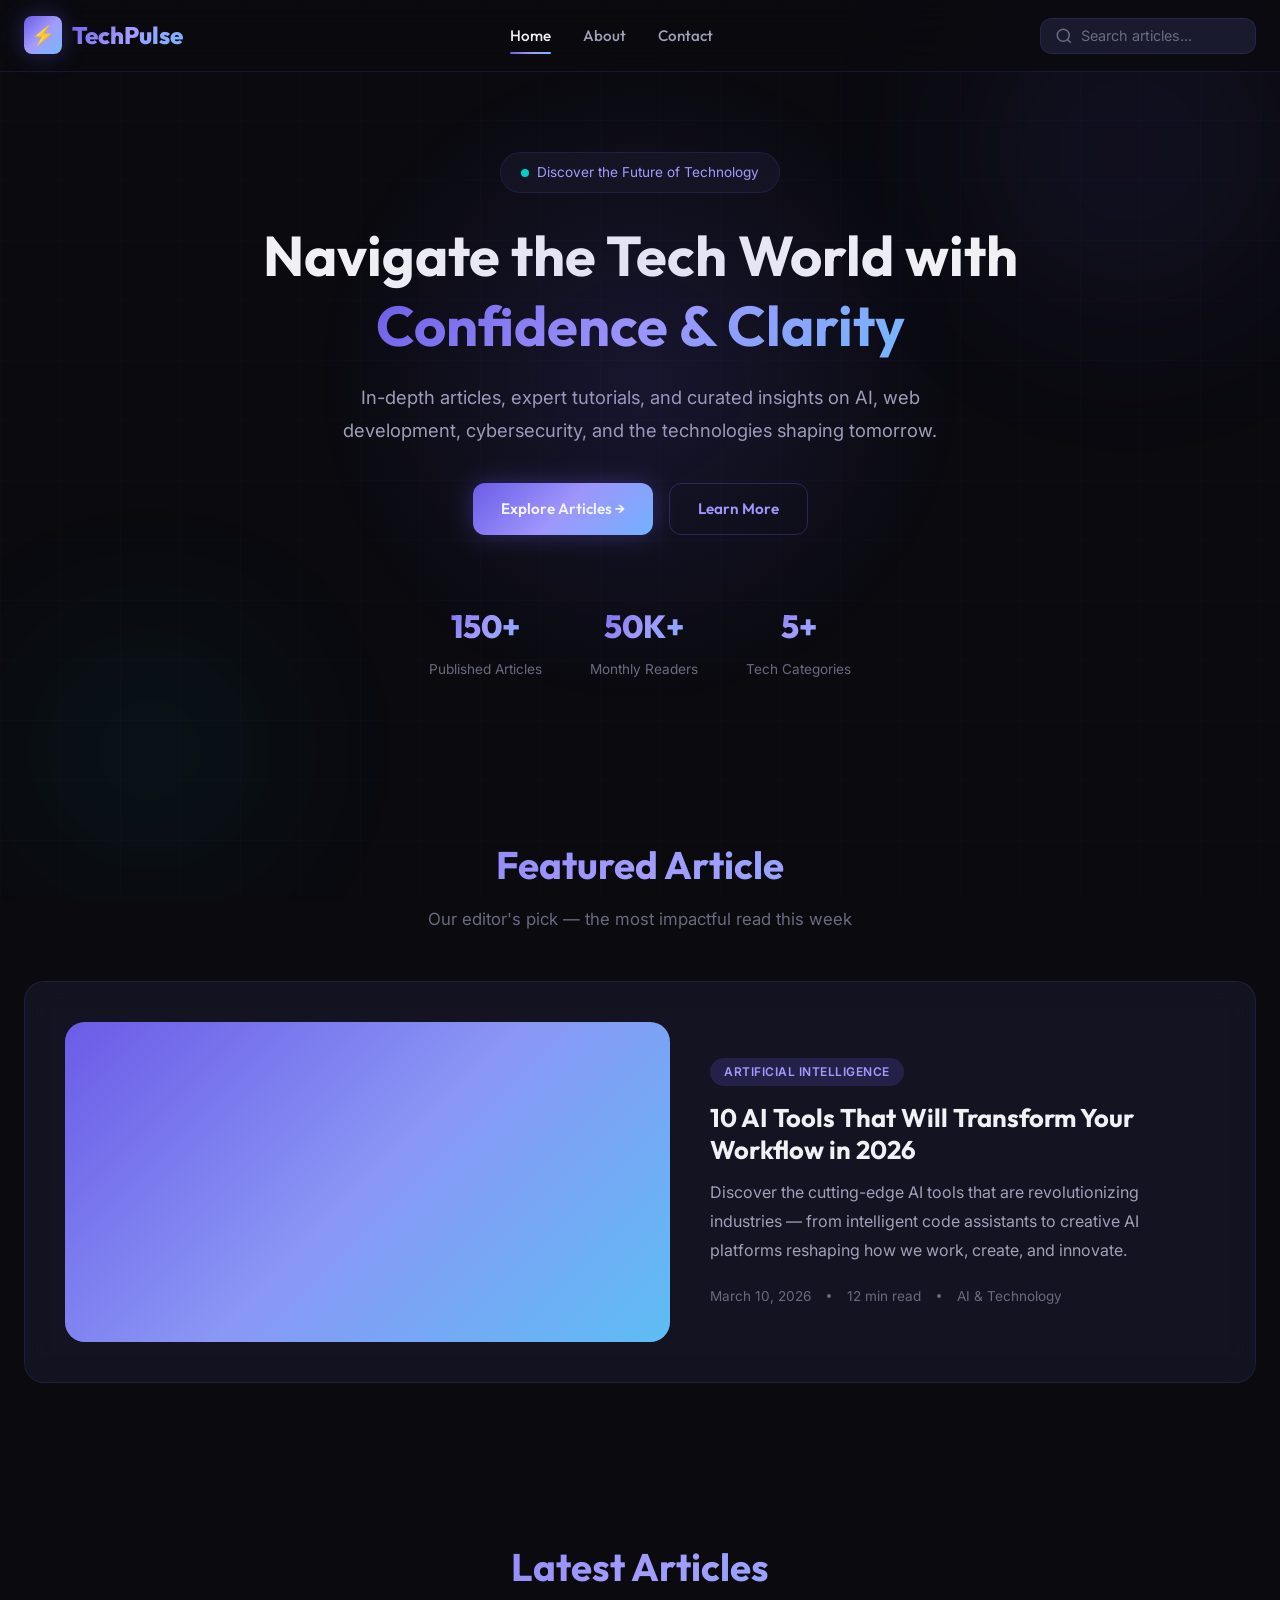
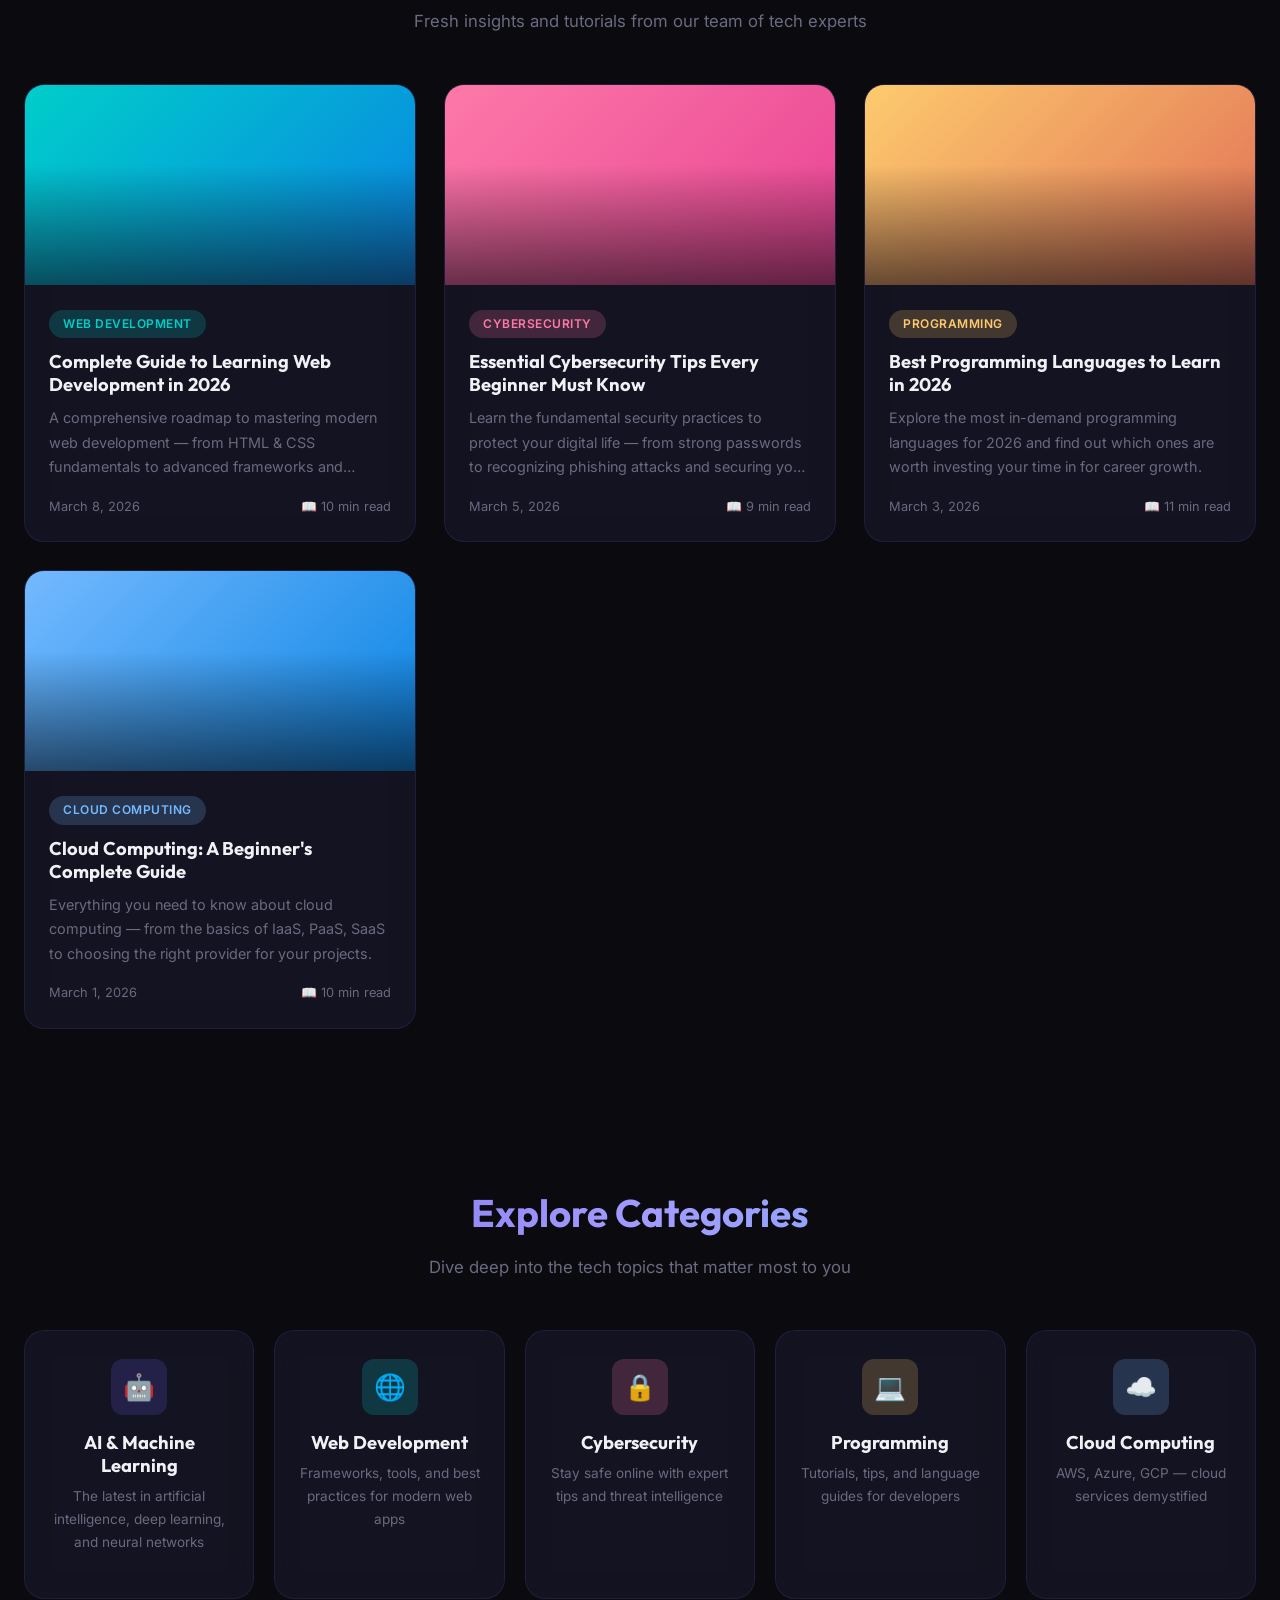
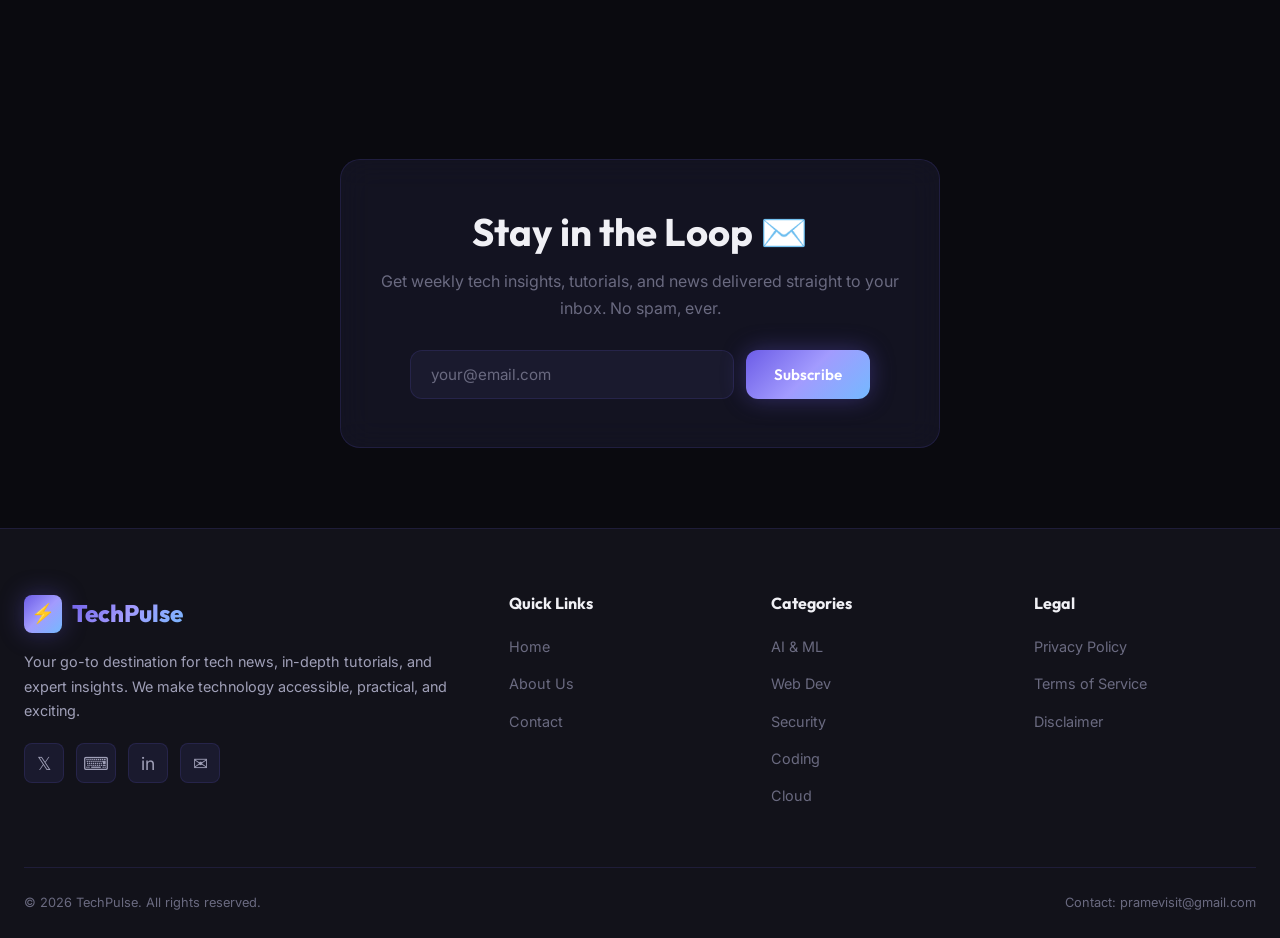
<file: index.html>
<!DOCTYPE html>
<html lang="en">

<head>
  <meta charset="UTF-8">
  <meta name="viewport" content="width=device-width, initial-scale=1.0">
  <title>TechPulse — Your Daily Dose of Tech Innovation</title>
  <meta name="description"
    content="TechPulse delivers the latest technology news, tutorials, and in-depth guides on AI, web development, cybersecurity, programming, and cloud computing. Stay ahead with expert insights.">
  <meta name="keywords"
    content="technology blog, AI tools, web development, programming, cybersecurity, cloud computing, tech news, coding tutorials">
  <meta name="author" content="TechPulse">
  <meta name="robots" content="index, follow">
  <meta name="google-site-verification" content="SlWyN3oz9Paq2HHYGo31rOFZ1ajq1xb7T689OpySdWM" />
  <link rel="canonical" href="https://techpulse.blog/">

  <!-- Open Graph -->
  <meta property="og:type" content="website">
  <meta property="og:title" content="TechPulse — Your Daily Dose of Tech Innovation">
  <meta property="og:description"
    content="Expert tech insights, tutorials, and guides on AI, web development, cybersecurity, and more.">
  <meta property="og:url" content="https://techpulse.blog/">
  <meta property="og:site_name" content="TechPulse">

  <!-- Twitter Card -->
  <meta name="twitter:card" content="summary_large_image">
  <meta name="twitter:title" content="TechPulse — Your Daily Dose of Tech Innovation">
  <meta name="twitter:description"
    content="Expert tech insights, tutorials, and guides on AI, web development, cybersecurity, and more.">

  <!-- JSON-LD Structured Data -->
  <script type="application/ld+json">
  {
    "@context": "https://schema.org",
    "@type": "WebSite",
    "name": "TechPulse",
    "url": "https://techpulse.blog/",
    "description": "TechPulse delivers the latest technology news, tutorials, and in-depth guides.",
    "publisher": {
      "@type": "Organization",
      "name": "TechPulse",
      "contactPoint": {
        "@type": "ContactPoint",
        "email": "pramevisit@gmail.com",
        "contactType": "customer support"
      }
    },
    "potentialAction": {
      "@type": "SearchAction",
      "target": "https://techpulse.blog/search?q={search_term_string}",
      "query-input": "required name=search_term_string"
    }
  }
  </script>

  <link rel="stylesheet" href="style.css">
  <script async src="https://pagead2.googlesyndication.com/pagead/js/adsbygoogle.js?client=ca-pub-6546957481428602"
    crossorigin="anonymous"></script>
</head>

<body>
  <div class="bg-grid"></div>
  <div class="bg-orbs"></div>

  <!-- Header -->
  <header class="header" id="header">
    <div class="container">
      <a href="index.html" class="logo">
        <div class="logo-icon">⚡</div>
        <span>TechPulse</span>
      </a>
      <nav class="nav-links" id="navLinks">
        <a href="index.html" class="active">Home</a>
        <a href="about.html">About</a>
        <a href="contact.html">Contact</a>
      </nav>
      <div class="nav-search">
        <svg xmlns="http://www.w3.org/2000/svg" fill="none" viewBox="0 0 24 24" stroke="currentColor" stroke-width="2">
          <circle cx="11" cy="11" r="8" />
          <line x1="21" y1="21" x2="16.65" y2="16.65" />
        </svg>
        <input type="text" placeholder="Search articles..." aria-label="Search articles">
      </div>
      <button class="mobile-toggle" id="mobileToggle" aria-label="Toggle navigation menu">
        <span></span><span></span><span></span>
      </button>
    </div>
  </header>

  <!-- Hero Section -->
  <section class="hero">
    <div class="container">
      <div class="hero-badge">
        <span class="dot"></span>
        Discover the Future of Technology
      </div>
      <h1>Navigate the Tech World with <span class="gradient-text">Confidence & Clarity</span></h1>
      <p class="hero-description">In-depth articles, expert tutorials, and curated insights on AI, web development,
        cybersecurity, and the technologies shaping tomorrow.</p>
      <div class="hero-actions">
        <a href="#articles" class="btn btn-primary">Explore Articles →</a>
        <a href="about.html" class="btn btn-outline">Learn More</a>
      </div>
      <div class="hero-stats">
        <div class="hero-stat">
          <div class="stat-number">150+</div>
          <div class="stat-label">Published Articles</div>
        </div>
        <div class="hero-stat">
          <div class="stat-number">50K+</div>
          <div class="stat-label">Monthly Readers</div>
        </div>
        <div class="hero-stat">
          <div class="stat-number">5+</div>
          <div class="stat-label">Tech Categories</div>
        </div>
      </div>
    </div>
  </section>

  <!-- Featured Article -->
  <section class="section">
    <div class="container">
      <h2 class="section-title">Featured Article</h2>
      <p class="section-subtitle">Our editor's pick — the most impactful read this week</p>
      <a href="articles/ai-tools-2026.html" class="glass-card featured-article reveal"
        style="text-decoration:none;color:inherit;">
        <div class="featured-image">
          <div class="overlay"></div>
        </div>
        <div class="featured-content">
          <span class="badge badge-ai">Artificial Intelligence</span>
          <h3>10 AI Tools That Will Transform Your Workflow in 2026</h3>
          <p>Discover the cutting-edge AI tools that are revolutionizing industries — from intelligent code assistants
            to creative AI platforms reshaping how we work, create, and innovate.</p>
          <div class="featured-meta">
            <span>March 10, 2026</span>
            <span class="divider"></span>
            <span>12 min read</span>
            <span class="divider"></span>
            <span>AI & Technology</span>
          </div>
        </div>
      </a>
    </div>
  </section>

  <!-- Latest Articles -->
  <section class="section" id="articles">
    <div class="container">
      <h2 class="section-title">Latest Articles</h2>
      <p class="section-subtitle">Fresh insights and tutorials from our team of tech experts</p>
      <div class="article-grid">

        <a href="articles/learn-web-development.html" class="glass-card article-card reveal">
          <div class="card-image">
            <div style="width:100%;height:100%;background:linear-gradient(135deg,#00cec9,#0984e3);"></div>
            <div class="overlay"></div>
          </div>
          <div class="card-body">
            <span class="badge badge-web">Web Development</span>
            <h3>Complete Guide to Learning Web Development in 2026</h3>
            <p>A comprehensive roadmap to mastering modern web development — from HTML & CSS fundamentals to advanced
              frameworks and deployment strategies.</p>
            <div class="card-meta">
              <span>March 8, 2026</span>
              <span class="read-time">📖 10 min read</span>
            </div>
          </div>
        </a>

        <a href="articles/cybersecurity-tips.html" class="glass-card article-card reveal">
          <div class="card-image">
            <div style="width:100%;height:100%;background:linear-gradient(135deg,#fd79a8,#e84393);"></div>
            <div class="overlay"></div>
          </div>
          <div class="card-body">
            <span class="badge badge-security">Cybersecurity</span>
            <h3>Essential Cybersecurity Tips Every Beginner Must Know</h3>
            <p>Learn the fundamental security practices to protect your digital life — from strong passwords to
              recognizing phishing attacks and securing your network.</p>
            <div class="card-meta">
              <span>March 5, 2026</span>
              <span class="read-time">📖 9 min read</span>
            </div>
          </div>
        </a>

        <a href="articles/best-programming-languages.html" class="glass-card article-card reveal">
          <div class="card-image">
            <div style="width:100%;height:100%;background:linear-gradient(135deg,#fdcb6e,#e17055);"></div>
            <div class="overlay"></div>
          </div>
          <div class="card-body">
            <span class="badge badge-coding">Programming</span>
            <h3>Best Programming Languages to Learn in 2026</h3>
            <p>Explore the most in-demand programming languages for 2026 and find out which ones are worth investing
              your time in for career growth.</p>
            <div class="card-meta">
              <span>March 3, 2026</span>
              <span class="read-time">📖 11 min read</span>
            </div>
          </div>
        </a>

        <a href="articles/cloud-computing-guide.html" class="glass-card article-card reveal">
          <div class="card-image">
            <div style="width:100%;height:100%;background:linear-gradient(135deg,#74b9ff,#0984e3);"></div>
            <div class="overlay"></div>
          </div>
          <div class="card-body">
            <span class="badge badge-cloud">Cloud Computing</span>
            <h3>Cloud Computing: A Beginner's Complete Guide</h3>
            <p>Everything you need to know about cloud computing — from the basics of IaaS, PaaS, SaaS to choosing the
              right provider for your projects.</p>
            <div class="card-meta">
              <span>March 1, 2026</span>
              <span class="read-time">📖 10 min read</span>
            </div>
          </div>
        </a>

      </div>
    </div>
  </section>

  <!-- Categories -->
  <section class="section">
    <div class="container">
      <h2 class="section-title">Explore Categories</h2>
      <p class="section-subtitle">Dive deep into the tech topics that matter most to you</p>
      <div class="categories-grid">
        <div class="glass-card category-card reveal">
          <div class="cat-icon">🤖</div>
          <h4>AI & Machine Learning</h4>
          <p>The latest in artificial intelligence, deep learning, and neural networks</p>
        </div>
        <div class="glass-card category-card reveal">
          <div class="cat-icon">🌐</div>
          <h4>Web Development</h4>
          <p>Frameworks, tools, and best practices for modern web apps</p>
        </div>
        <div class="glass-card category-card reveal">
          <div class="cat-icon">🔒</div>
          <h4>Cybersecurity</h4>
          <p>Stay safe online with expert tips and threat intelligence</p>
        </div>
        <div class="glass-card category-card reveal">
          <div class="cat-icon">💻</div>
          <h4>Programming</h4>
          <p>Tutorials, tips, and language guides for developers</p>
        </div>
        <div class="glass-card category-card reveal">
          <div class="cat-icon">☁️</div>
          <h4>Cloud Computing</h4>
          <p>AWS, Azure, GCP — cloud services demystified</p>
        </div>
      </div>
    </div>
  </section>

  <!-- Newsletter -->
  <section class="newsletter">
    <div class="container">
      <div class="glass-card newsletter-box reveal">
        <h2>Stay in the Loop ✉️</h2>
        <p>Get weekly tech insights, tutorials, and news delivered straight to your inbox. No spam, ever.</p>
        <form class="newsletter-form" id="newsletterForm">
          <input type="email" placeholder="your@email.com" required aria-label="Email address for newsletter">
          <button type="submit" class="btn btn-primary">Subscribe</button>
        </form>
      </div>
    </div>
  </section>

  <!-- Footer -->
  <footer class="footer">
    <div class="container">
      <div class="footer-grid">
        <div class="footer-brand">
          <a href="index.html" class="logo">
            <div class="logo-icon">⚡</div>
            <span>TechPulse</span>
          </a>
          <p>Your go-to destination for tech news, in-depth tutorials, and expert insights. We make technology
            accessible, practical, and exciting.</p>
          <div class="footer-social">
            <a href="#" aria-label="Twitter">𝕏</a>
            <a href="#" aria-label="GitHub">⌨</a>
            <a href="#" aria-label="LinkedIn">in</a>
            <a href="mailto:pramevisit@gmail.com" aria-label="Email">✉</a>
          </div>
        </div>
        <div class="footer-column">
          <h4>Quick Links</h4>
          <ul>
            <li><a href="index.html">Home</a></li>
            <li><a href="about.html">About Us</a></li>
            <li><a href="contact.html">Contact</a></li>
          </ul>
        </div>
        <div class="footer-column">
          <h4>Categories</h4>
          <ul>
            <li><a href="articles/ai-tools-2026.html">AI & ML</a></li>
            <li><a href="articles/learn-web-development.html">Web Dev</a></li>
            <li><a href="articles/cybersecurity-tips.html">Security</a></li>
            <li><a href="articles/best-programming-languages.html">Coding</a></li>
            <li><a href="articles/cloud-computing-guide.html">Cloud</a></li>
          </ul>
        </div>
        <div class="footer-column">
          <h4>Legal</h4>
          <ul>
            <li><a href="privacy-policy.html">Privacy Policy</a></li>
            <li><a href="terms.html">Terms of Service</a></li>
            <li><a href="disclaimer.html">Disclaimer</a></li>
          </ul>
        </div>
      </div>
      <div class="footer-bottom">
        <span>&copy; 2026 TechPulse. All rights reserved.</span>
        <span>Contact: <a href="mailto:pramevisit@gmail.com">pramevisit@gmail.com</a></span>
      </div>
    </div>
  </footer>

  <script src="script.js"></script>
</body>

</html>
</file>
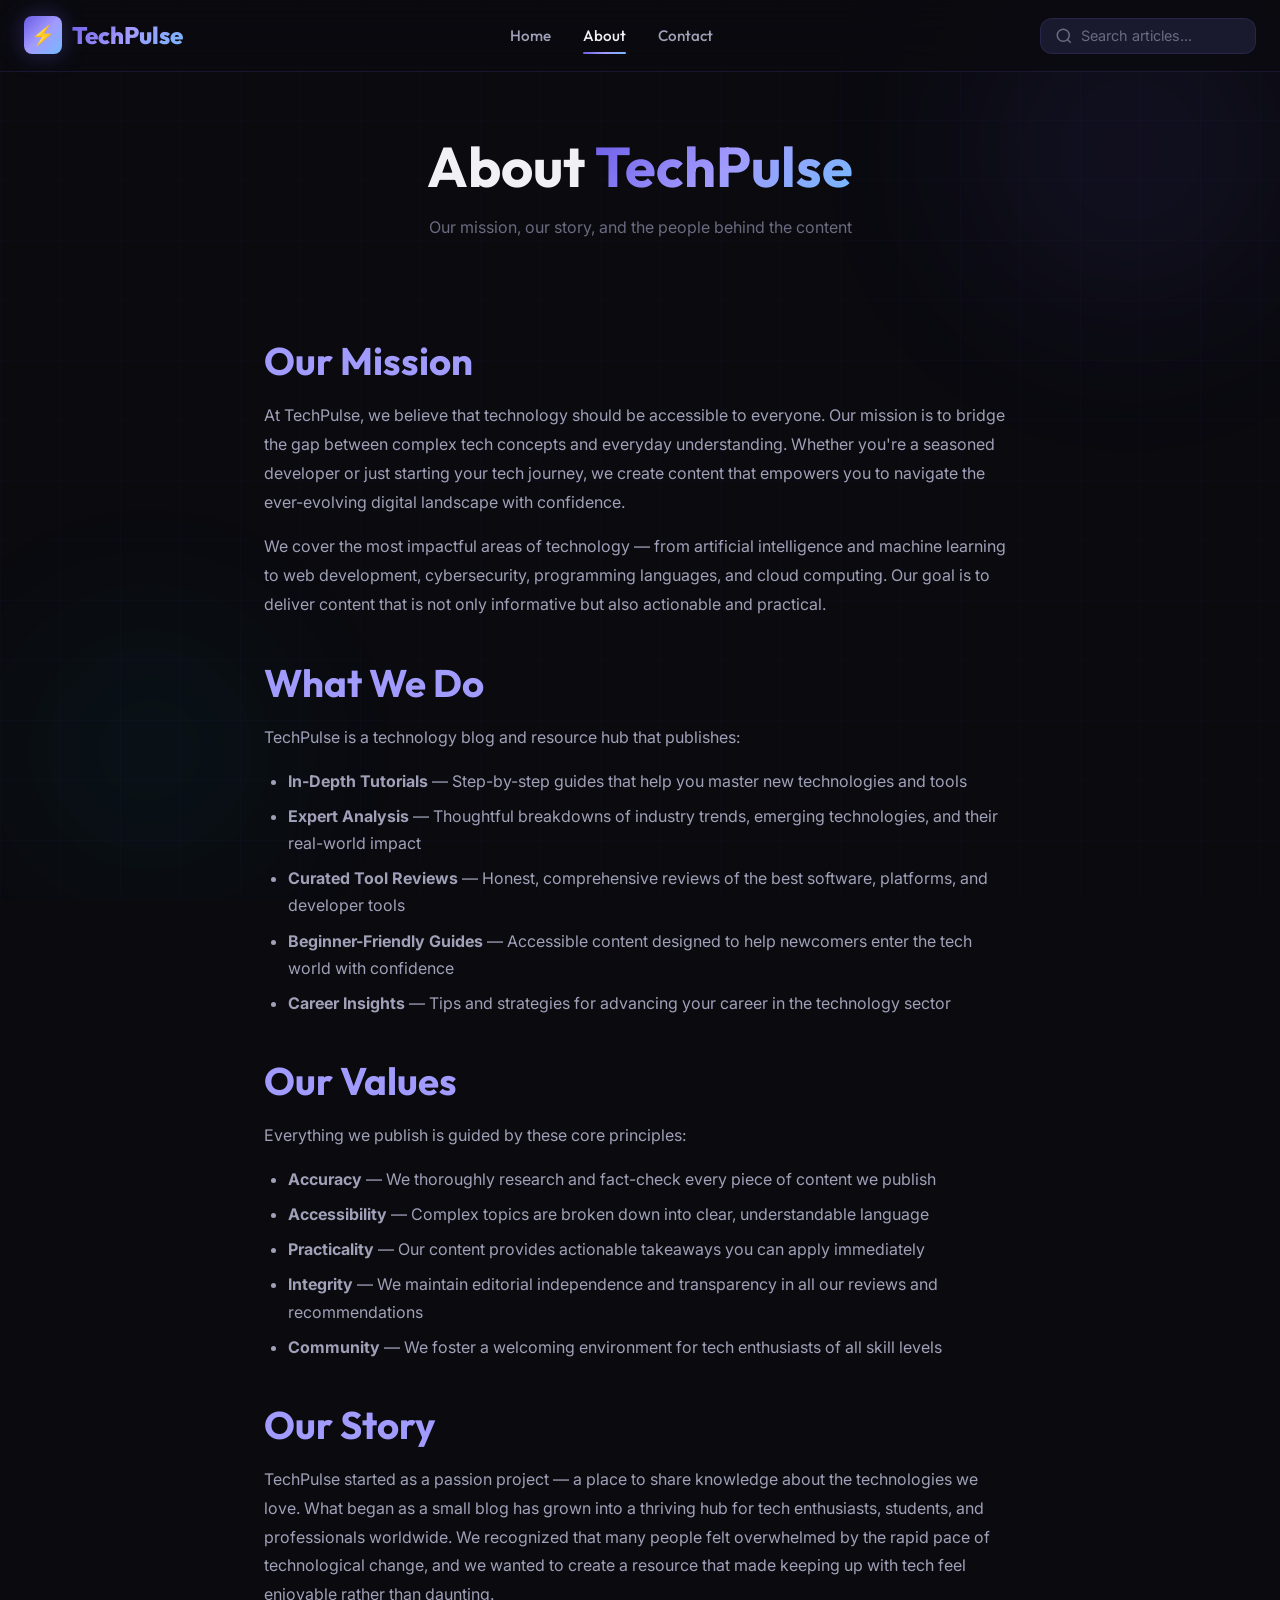
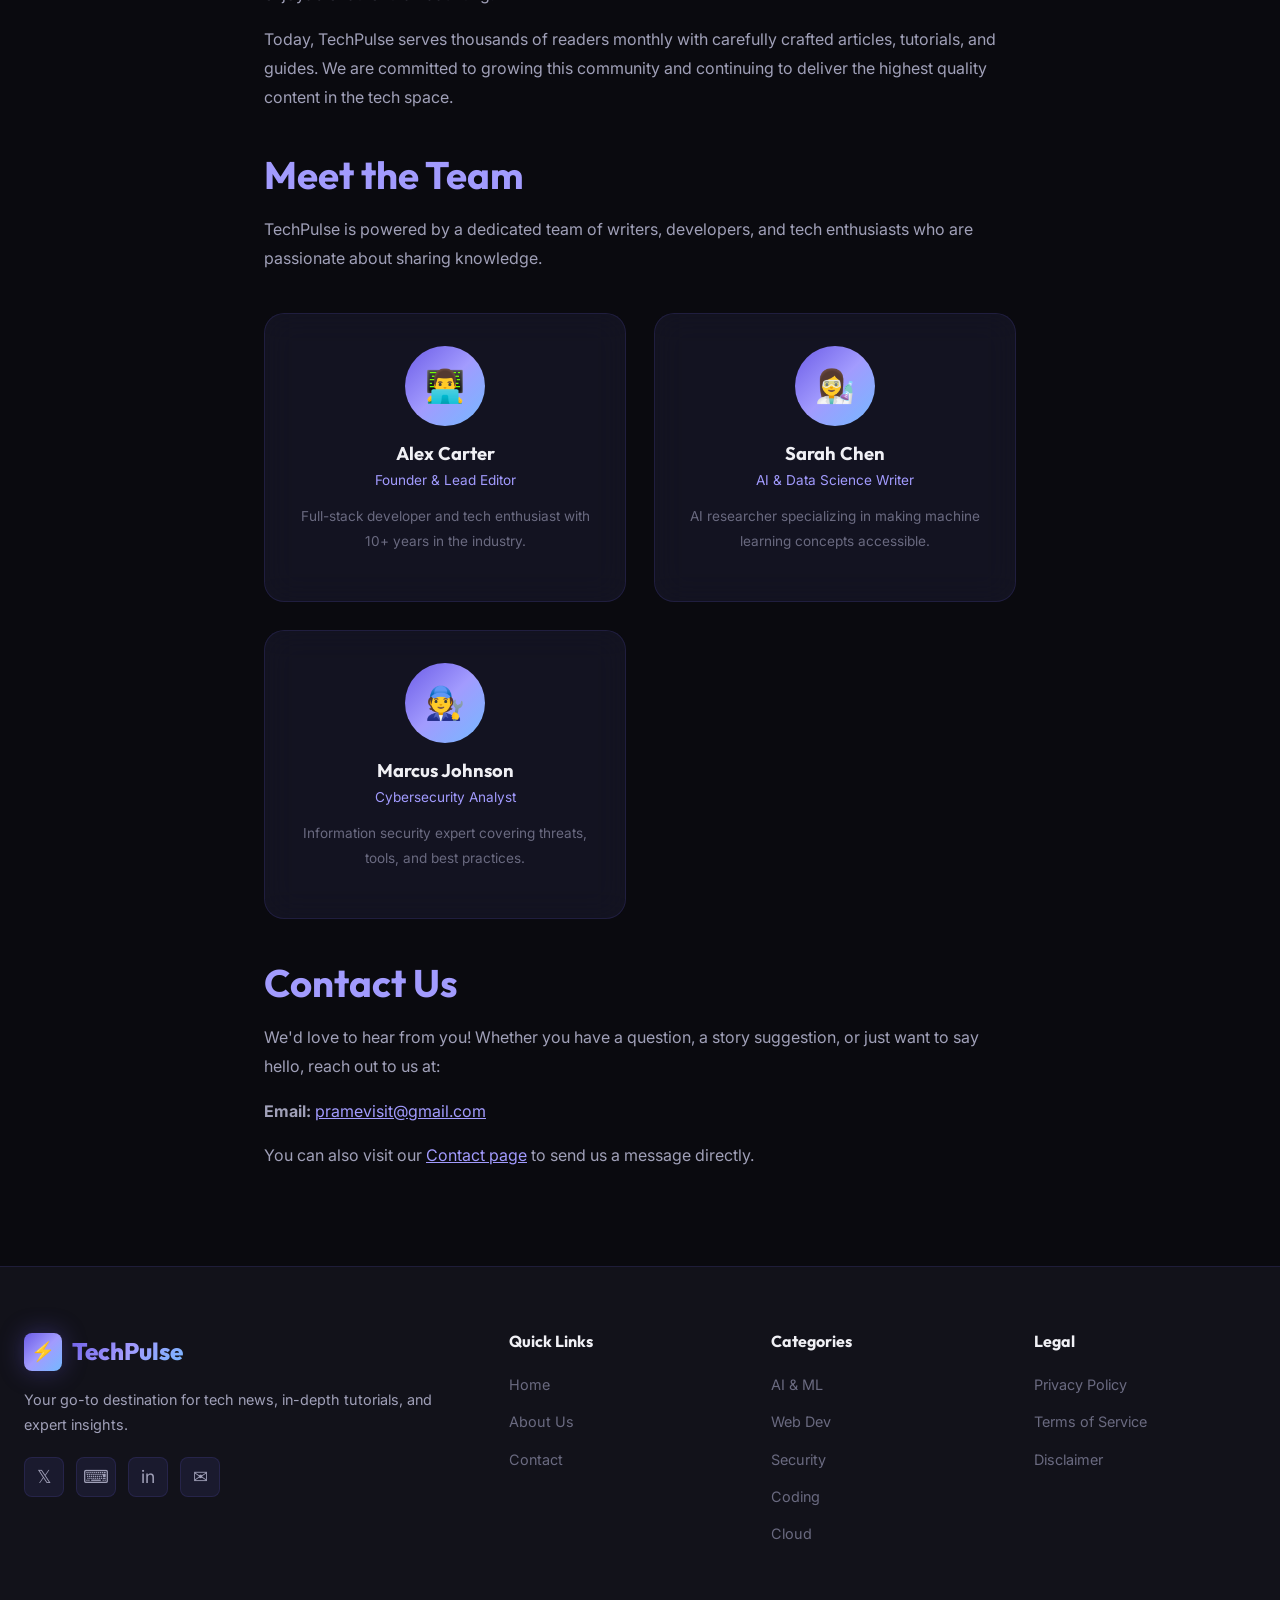
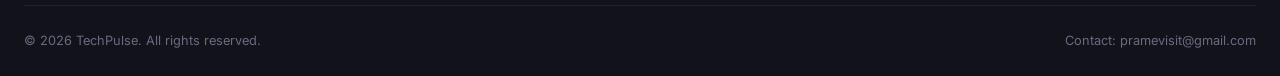
<file: about.html>
<!DOCTYPE html>
<html lang="en">

<head>
    <meta charset="UTF-8">
    <meta name="viewport" content="width=device-width, initial-scale=1.0">
    <title>About Us — TechPulse</title>
    <meta name="description"
        content="Learn about TechPulse — our mission to make technology accessible, our team of tech enthusiasts, and what drives us to create quality content.">
    <meta name="robots" content="index, follow">
    <link rel="canonical" href="https://techpulse.blog/about.html">

    <meta property="og:type" content="website">
    <meta property="og:title" content="About Us — TechPulse">
    <meta property="og:description" content="Learn about TechPulse — our mission and team.">

    <script type="application/ld+json">
  {
    "@context": "https://schema.org",
    "@type": "AboutPage",
    "name": "About TechPulse",
    "url": "https://techpulse.blog/about.html",
    "description": "Learn about TechPulse, our mission, and our team.",
    "mainEntity": {
      "@type": "Organization",
      "name": "TechPulse",
      "email": "pramevisit@gmail.com",
      "url": "https://techpulse.blog/"
    }
  }
  </script>

    <link rel="stylesheet" href="style.css">
    <script async src="https://pagead2.googlesyndication.com/pagead/js/adsbygoogle.js?client=ca-pub-6546957481428602"
        crossorigin="anonymous"></script>
</head>

<body>
    <div class="bg-grid"></div>
    <div class="bg-orbs"></div>

    <!-- Header -->
    <header class="header" id="header">
        <div class="container">
            <a href="index.html" class="logo">
                <div class="logo-icon">⚡</div>
                <span>TechPulse</span>
            </a>
            <nav class="nav-links" id="navLinks">
                <a href="index.html">Home</a>
                <a href="about.html" class="active">About</a>
                <a href="contact.html">Contact</a>
            </nav>
            <div class="nav-search">
                <svg xmlns="http://www.w3.org/2000/svg" fill="none" viewBox="0 0 24 24" stroke="currentColor"
                    stroke-width="2">
                    <circle cx="11" cy="11" r="8" />
                    <line x1="21" y1="21" x2="16.65" y2="16.65" />
                </svg>
                <input type="text" placeholder="Search articles..." aria-label="Search articles">
            </div>
            <button class="mobile-toggle" id="mobileToggle" aria-label="Toggle navigation menu">
                <span></span><span></span><span></span>
            </button>
        </div>
    </header>

    <!-- Page Header -->
    <div class="page-header">
        <div class="container">
            <h1>About <span
                    style="background:var(--accent-gradient);-webkit-background-clip:text;background-clip:text;-webkit-text-fill-color:transparent;">TechPulse</span>
            </h1>
            <p>Our mission, our story, and the people behind the content</p>
        </div>
    </div>

    <!-- Page Content -->
    <div class="page-content">
        <div class="container">

            <h2>Our Mission</h2>
            <p>At TechPulse, we believe that technology should be accessible to everyone. Our mission is to bridge the
                gap between complex tech concepts and everyday understanding. Whether you're a seasoned developer or
                just starting your tech journey, we create content that empowers you to navigate the ever-evolving
                digital landscape with confidence.</p>

            <p>We cover the most impactful areas of technology — from artificial intelligence and machine learning to
                web development, cybersecurity, programming languages, and cloud computing. Our goal is to deliver
                content that is not only informative but also actionable and practical.</p>

            <h2>What We Do</h2>
            <p>TechPulse is a technology blog and resource hub that publishes:</p>
            <ul>
                <li><strong>In-Depth Tutorials</strong> — Step-by-step guides that help you master new technologies and
                    tools</li>
                <li><strong>Expert Analysis</strong> — Thoughtful breakdowns of industry trends, emerging technologies,
                    and their real-world impact</li>
                <li><strong>Curated Tool Reviews</strong> — Honest, comprehensive reviews of the best software,
                    platforms, and developer tools</li>
                <li><strong>Beginner-Friendly Guides</strong> — Accessible content designed to help newcomers enter the
                    tech world with confidence</li>
                <li><strong>Career Insights</strong> — Tips and strategies for advancing your career in the technology
                    sector</li>
            </ul>

            <h2>Our Values</h2>
            <p>Everything we publish is guided by these core principles:</p>
            <ul>
                <li><strong>Accuracy</strong> — We thoroughly research and fact-check every piece of content we publish
                </li>
                <li><strong>Accessibility</strong> — Complex topics are broken down into clear, understandable language
                </li>
                <li><strong>Practicality</strong> — Our content provides actionable takeaways you can apply immediately
                </li>
                <li><strong>Integrity</strong> — We maintain editorial independence and transparency in all our reviews
                    and recommendations</li>
                <li><strong>Community</strong> — We foster a welcoming environment for tech enthusiasts of all skill
                    levels</li>
            </ul>

            <h2>Our Story</h2>
            <p>TechPulse started as a passion project — a place to share knowledge about the technologies we love. What
                began as a small blog has grown into a thriving hub for tech enthusiasts, students, and professionals
                worldwide. We recognized that many people felt overwhelmed by the rapid pace of technological change,
                and we wanted to create a resource that made keeping up with tech feel enjoyable rather than daunting.
            </p>

            <p>Today, TechPulse serves thousands of readers monthly with carefully crafted articles, tutorials, and
                guides. We are committed to growing this community and continuing to deliver the highest quality content
                in the tech space.</p>

            <h2>Meet the Team</h2>
            <p>TechPulse is powered by a dedicated team of writers, developers, and tech enthusiasts who are passionate
                about sharing knowledge.</p>

            <div class="team-grid">
                <div class="glass-card team-card reveal">
                    <div class="avatar">👨‍💻</div>
                    <h4>Alex Carter</h4>
                    <div class="role">Founder & Lead Editor</div>
                    <p>Full-stack developer and tech enthusiast with 10+ years in the industry.</p>
                </div>
                <div class="glass-card team-card reveal">
                    <div class="avatar">👩‍🔬</div>
                    <h4>Sarah Chen</h4>
                    <div class="role">AI & Data Science Writer</div>
                    <p>AI researcher specializing in making machine learning concepts accessible.</p>
                </div>
                <div class="glass-card team-card reveal">
                    <div class="avatar">🧑‍🔧</div>
                    <h4>Marcus Johnson</h4>
                    <div class="role">Cybersecurity Analyst</div>
                    <p>Information security expert covering threats, tools, and best practices.</p>
                </div>
            </div>

            <h2>Contact Us</h2>
            <p>We'd love to hear from you! Whether you have a question, a story suggestion, or just want to say hello,
                reach out to us at:</p>
            <p><strong>Email:</strong> <a href="mailto:pramevisit@gmail.com">pramevisit@gmail.com</a></p>
            <p>You can also visit our <a href="contact.html">Contact page</a> to send us a message directly.</p>

        </div>
    </div>

    <!-- Footer -->
    <footer class="footer">
        <div class="container">
            <div class="footer-grid">
                <div class="footer-brand">
                    <a href="index.html" class="logo">
                        <div class="logo-icon">⚡</div>
                        <span>TechPulse</span>
                    </a>
                    <p>Your go-to destination for tech news, in-depth tutorials, and expert insights.</p>
                    <div class="footer-social">
                        <a href="#" aria-label="Twitter">𝕏</a>
                        <a href="#" aria-label="GitHub">⌨</a>
                        <a href="#" aria-label="LinkedIn">in</a>
                        <a href="mailto:pramevisit@gmail.com" aria-label="Email">✉</a>
                    </div>
                </div>
                <div class="footer-column">
                    <h4>Quick Links</h4>
                    <ul>
                        <li><a href="index.html">Home</a></li>
                        <li><a href="about.html">About Us</a></li>
                        <li><a href="contact.html">Contact</a></li>
                    </ul>
                </div>
                <div class="footer-column">
                    <h4>Categories</h4>
                    <ul>
                        <li><a href="articles/ai-tools-2026.html">AI & ML</a></li>
                        <li><a href="articles/learn-web-development.html">Web Dev</a></li>
                        <li><a href="articles/cybersecurity-tips.html">Security</a></li>
                        <li><a href="articles/best-programming-languages.html">Coding</a></li>
                        <li><a href="articles/cloud-computing-guide.html">Cloud</a></li>
                    </ul>
                </div>
                <div class="footer-column">
                    <h4>Legal</h4>
                    <ul>
                        <li><a href="privacy-policy.html">Privacy Policy</a></li>
                        <li><a href="terms.html">Terms of Service</a></li>
                        <li><a href="disclaimer.html">Disclaimer</a></li>
                    </ul>
                </div>
            </div>
            <div class="footer-bottom">
                <span>&copy; 2026 TechPulse. All rights reserved.</span>
                <span>Contact: <a href="mailto:pramevisit@gmail.com">pramevisit@gmail.com</a></span>
            </div>
        </div>
    </footer>

    <script src="script.js"></script>
</body>

</html>
</file>
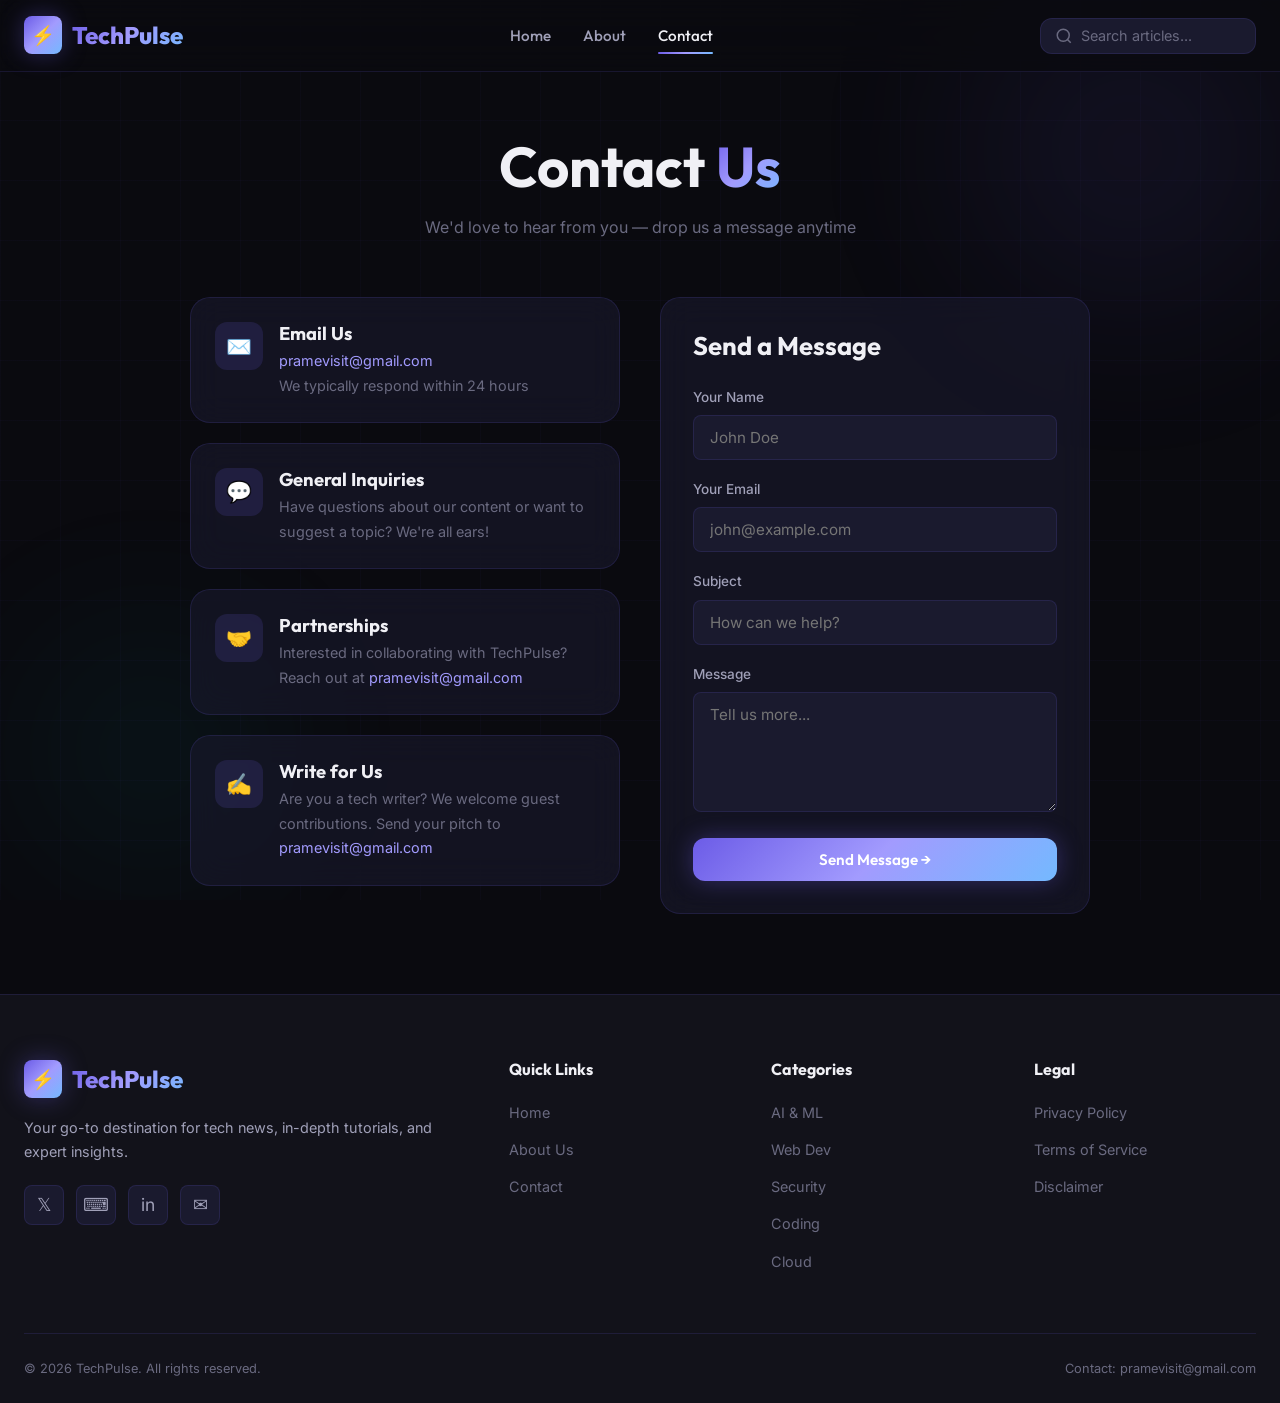
<file: contact.html>
<!DOCTYPE html>
<html lang="en">

<head>
    <meta charset="UTF-8">
    <meta name="viewport" content="width=device-width, initial-scale=1.0">
    <title>Contact Us — TechPulse</title>
    <meta name="description"
        content="Get in touch with TechPulse. We'd love to hear from you — send us a message, ask a question, or suggest a topic.">
    <meta name="robots" content="index, follow">
    <link rel="canonical" href="https://techpulse.blog/contact.html">

    <meta property="og:type" content="website">
    <meta property="og:title" content="Contact Us — TechPulse">
    <meta property="og:description" content="Get in touch with TechPulse team.">

    <script type="application/ld+json">
  {
    "@context": "https://schema.org",
    "@type": "ContactPage",
    "name": "Contact TechPulse",
    "url": "https://techpulse.blog/contact.html",
    "mainEntity": {
      "@type": "Organization",
      "name": "TechPulse",
      "email": "pramevisit@gmail.com",
      "contactPoint": {
        "@type": "ContactPoint",
        "email": "pramevisit@gmail.com",
        "contactType": "customer support"
      }
    }
  }
  </script>

    <link rel="stylesheet" href="style.css">
    <script async src="https://pagead2.googlesyndication.com/pagead/js/adsbygoogle.js?client=ca-pub-6546957481428602"
        crossorigin="anonymous"></script>
</head>

<body>
    <div class="bg-grid"></div>
    <div class="bg-orbs"></div>

    <!-- Header -->
    <header class="header" id="header">
        <div class="container">
            <a href="index.html" class="logo">
                <div class="logo-icon">⚡</div>
                <span>TechPulse</span>
            </a>
            <nav class="nav-links" id="navLinks">
                <a href="index.html">Home</a>
                <a href="about.html">About</a>
                <a href="contact.html" class="active">Contact</a>
            </nav>
            <div class="nav-search">
                <svg xmlns="http://www.w3.org/2000/svg" fill="none" viewBox="0 0 24 24" stroke="currentColor"
                    stroke-width="2">
                    <circle cx="11" cy="11" r="8" />
                    <line x1="21" y1="21" x2="16.65" y2="16.65" />
                </svg>
                <input type="text" placeholder="Search articles..." aria-label="Search articles">
            </div>
            <button class="mobile-toggle" id="mobileToggle" aria-label="Toggle navigation menu">
                <span></span><span></span><span></span>
            </button>
        </div>
    </header>

    <!-- Page Header -->
    <div class="page-header">
        <div class="container">
            <h1>Contact <span
                    style="background:var(--accent-gradient);-webkit-background-clip:text;background-clip:text;-webkit-text-fill-color:transparent;">Us</span>
            </h1>
            <p>We'd love to hear from you — drop us a message anytime</p>
        </div>
    </div>

    <!-- Contact Section -->
    <div class="section" style="padding-top:0;">
        <div class="container">
            <div class="contact-grid">

                <div class="contact-info-cards">
                    <div class="glass-card contact-card reveal">
                        <div class="icon">✉️</div>
                        <div>
                            <h4>Email Us</h4>
                            <p><a href="mailto:pramevisit@gmail.com"
                                    style="color:var(--accent-secondary);">pramevisit@gmail.com</a></p>
                            <p>We typically respond within 24 hours</p>
                        </div>
                    </div>

                    <div class="glass-card contact-card reveal">
                        <div class="icon">💬</div>
                        <div>
                            <h4>General Inquiries</h4>
                            <p>Have questions about our content or want to suggest a topic? We're all ears!</p>
                        </div>
                    </div>

                    <div class="glass-card contact-card reveal">
                        <div class="icon">🤝</div>
                        <div>
                            <h4>Partnerships</h4>
                            <p>Interested in collaborating with TechPulse? Reach out at <a
                                    href="mailto:pramevisit@gmail.com"
                                    style="color:var(--accent-secondary);">pramevisit@gmail.com</a></p>
                        </div>
                    </div>

                    <div class="glass-card contact-card reveal">
                        <div class="icon">✍️</div>
                        <div>
                            <h4>Write for Us</h4>
                            <p>Are you a tech writer? We welcome guest contributions. Send your pitch to <a
                                    href="mailto:pramevisit@gmail.com"
                                    style="color:var(--accent-secondary);">pramevisit@gmail.com</a></p>
                        </div>
                    </div>
                </div>

                <div class="glass-card contact-form reveal">
                    <h3>Send a Message</h3>
                    <form id="contactForm">
                        <div class="form-group">
                            <label for="contactName">Your Name</label>
                            <input type="text" id="contactName" placeholder="John Doe" required>
                        </div>
                        <div class="form-group">
                            <label for="contactEmail">Your Email</label>
                            <input type="email" id="contactEmail" placeholder="john@example.com" required>
                        </div>
                        <div class="form-group">
                            <label for="contactSubject">Subject</label>
                            <input type="text" id="contactSubject" placeholder="How can we help?" required>
                        </div>
                        <div class="form-group">
                            <label for="contactMessage">Message</label>
                            <textarea id="contactMessage" placeholder="Tell us more..." required></textarea>
                        </div>
                        <button type="submit" class="btn btn-primary form-submit">Send Message →</button>
                    </form>
                </div>

            </div>
        </div>
    </div>

    <!-- Footer -->
    <footer class="footer">
        <div class="container">
            <div class="footer-grid">
                <div class="footer-brand">
                    <a href="index.html" class="logo">
                        <div class="logo-icon">⚡</div>
                        <span>TechPulse</span>
                    </a>
                    <p>Your go-to destination for tech news, in-depth tutorials, and expert insights.</p>
                    <div class="footer-social">
                        <a href="#" aria-label="Twitter">𝕏</a>
                        <a href="#" aria-label="GitHub">⌨</a>
                        <a href="#" aria-label="LinkedIn">in</a>
                        <a href="mailto:pramevisit@gmail.com" aria-label="Email">✉</a>
                    </div>
                </div>
                <div class="footer-column">
                    <h4>Quick Links</h4>
                    <ul>
                        <li><a href="index.html">Home</a></li>
                        <li><a href="about.html">About Us</a></li>
                        <li><a href="contact.html">Contact</a></li>
                    </ul>
                </div>
                <div class="footer-column">
                    <h4>Categories</h4>
                    <ul>
                        <li><a href="articles/ai-tools-2026.html">AI & ML</a></li>
                        <li><a href="articles/learn-web-development.html">Web Dev</a></li>
                        <li><a href="articles/cybersecurity-tips.html">Security</a></li>
                        <li><a href="articles/best-programming-languages.html">Coding</a></li>
                        <li><a href="articles/cloud-computing-guide.html">Cloud</a></li>
                    </ul>
                </div>
                <div class="footer-column">
                    <h4>Legal</h4>
                    <ul>
                        <li><a href="privacy-policy.html">Privacy Policy</a></li>
                        <li><a href="terms.html">Terms of Service</a></li>
                        <li><a href="disclaimer.html">Disclaimer</a></li>
                    </ul>
                </div>
            </div>
            <div class="footer-bottom">
                <span>&copy; 2026 TechPulse. All rights reserved.</span>
                <span>Contact: <a href="mailto:pramevisit@gmail.com">pramevisit@gmail.com</a></span>
            </div>
        </div>
    </footer>

    <script src="script.js"></script>
</body>

</html>
</file>
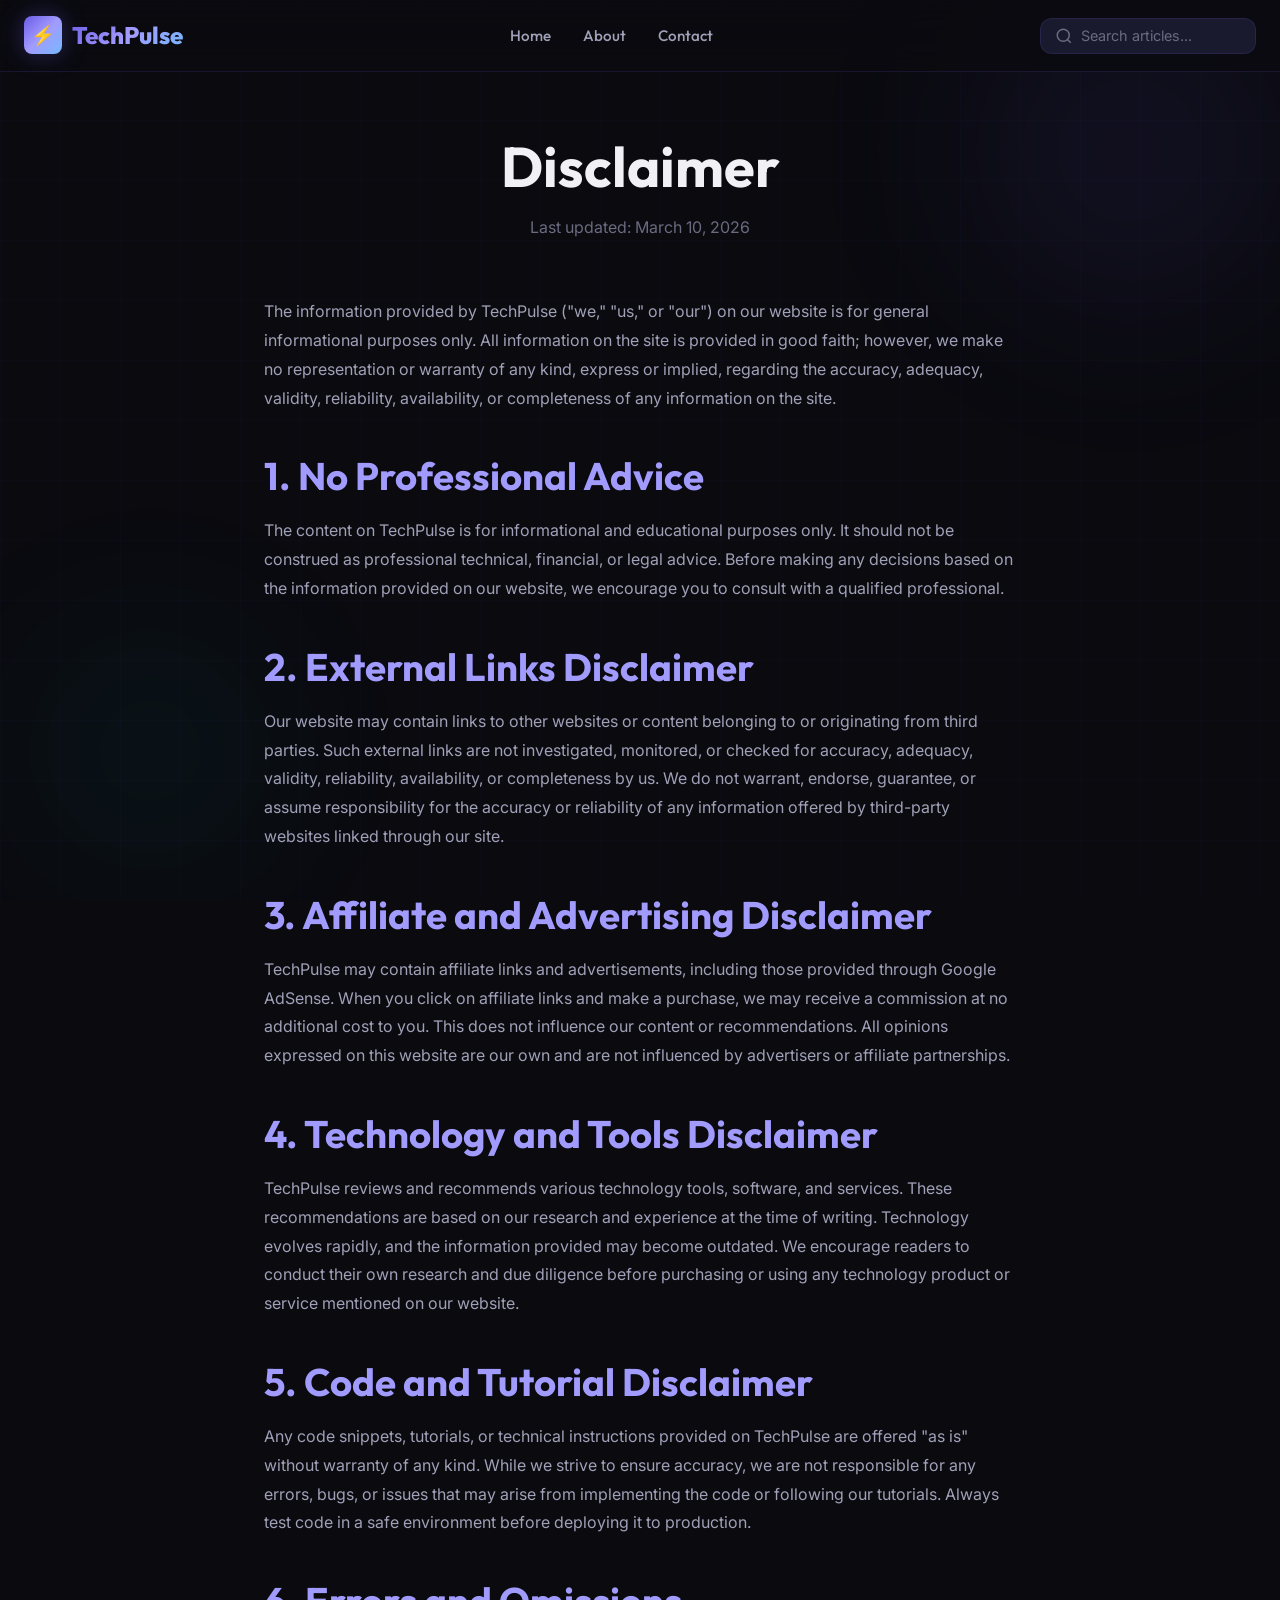
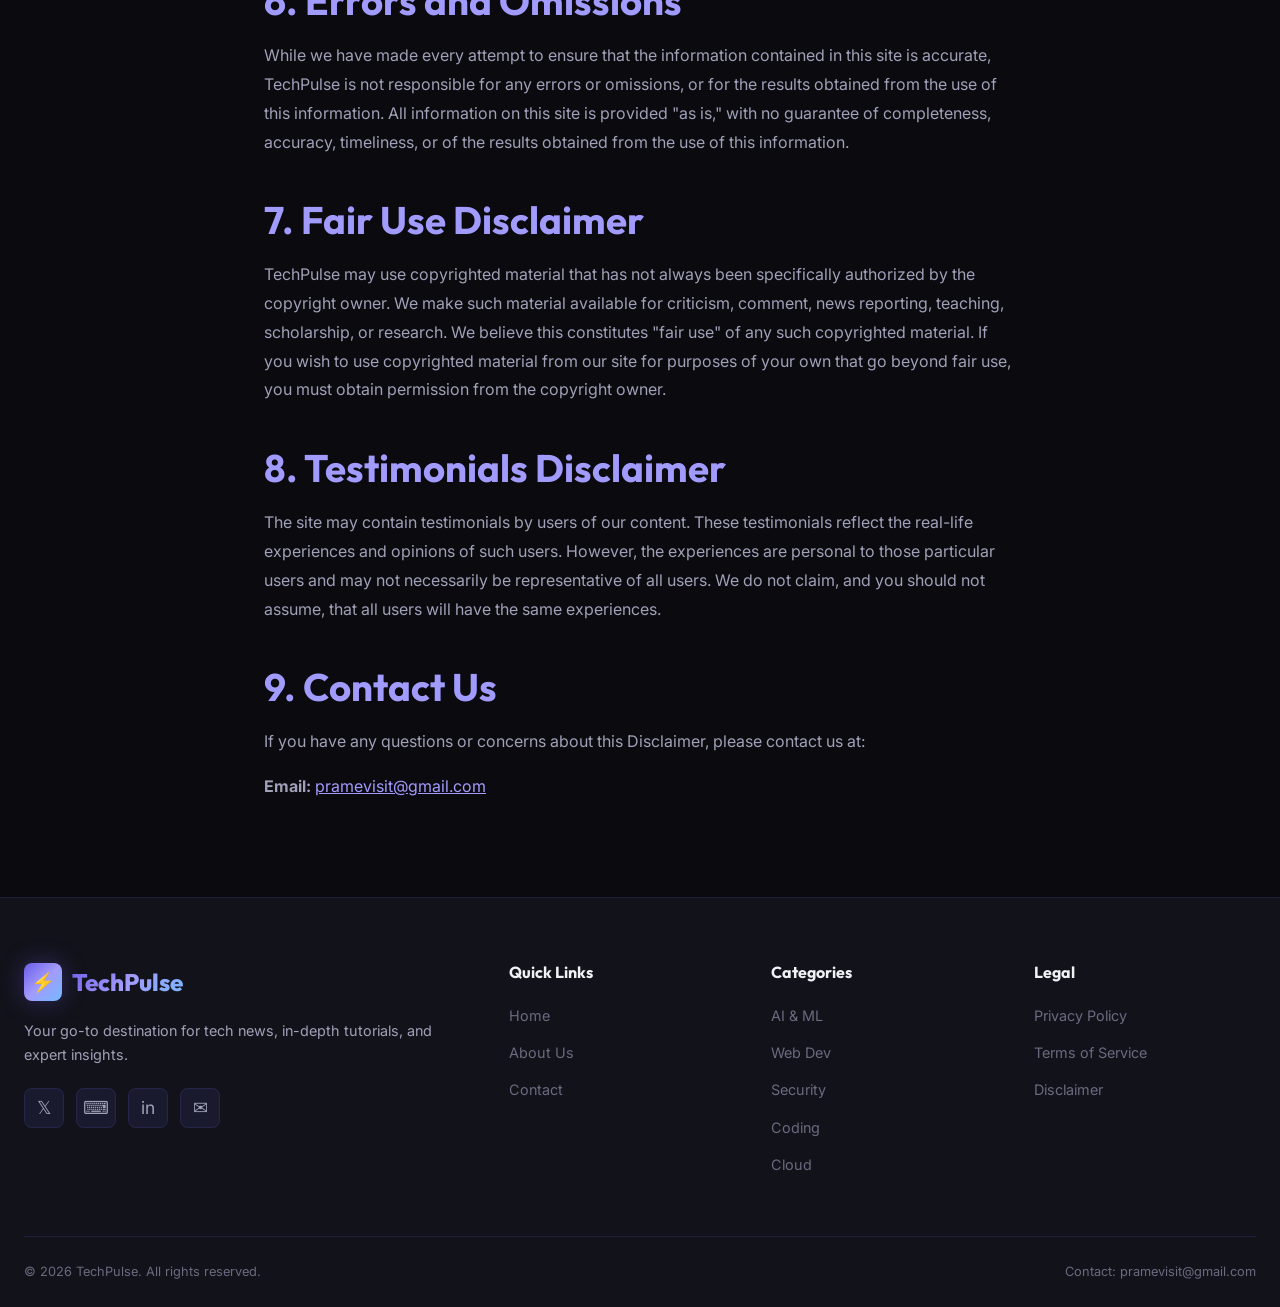
<file: disclaimer.html>
<!DOCTYPE html>
<html lang="en">

<head>
    <meta charset="UTF-8">
    <meta name="viewport" content="width=device-width, initial-scale=1.0">
    <title>Disclaimer — TechPulse</title>
    <meta name="description"
        content="Read the Disclaimer for TechPulse. Understand the limitations of the information provided on our website.">
    <meta name="robots" content="index, follow">
    <link rel="canonical" href="https://techpulse.blog/disclaimer.html">
    <link rel="stylesheet" href="style.css">
    <script async src="https://pagead2.googlesyndication.com/pagead/js/adsbygoogle.js?client=ca-pub-6546957481428602"
        crossorigin="anonymous"></script>
</head>

<body>
    <div class="bg-grid"></div>
    <div class="bg-orbs"></div>

    <header class="header" id="header">
        <div class="container">
            <a href="index.html" class="logo">
                <div class="logo-icon">⚡</div><span>TechPulse</span>
            </a>
            <nav class="nav-links" id="navLinks">
                <a href="index.html">Home</a>
                <a href="about.html">About</a>
                <a href="contact.html">Contact</a>
            </nav>
            <div class="nav-search">
                <svg xmlns="http://www.w3.org/2000/svg" fill="none" viewBox="0 0 24 24" stroke="currentColor"
                    stroke-width="2">
                    <circle cx="11" cy="11" r="8" />
                    <line x1="21" y1="21" x2="16.65" y2="16.65" />
                </svg>
                <input type="text" placeholder="Search articles..." aria-label="Search articles">
            </div>
            <button class="mobile-toggle" id="mobileToggle"
                aria-label="Toggle navigation menu"><span></span><span></span><span></span></button>
        </div>
    </header>

    <div class="page-header">
        <div class="container">
            <h1>Disclaimer</h1>
            <p>Last updated: March 10, 2026</p>
        </div>
    </div>

    <div class="page-content">
        <div class="container">

            <p>The information provided by TechPulse ("we," "us," or "our") on our website is for general informational
                purposes only. All information on the site is provided in good faith; however, we make no representation
                or warranty of any kind, express or implied, regarding the accuracy, adequacy, validity, reliability,
                availability, or completeness of any information on the site.</p>

            <h2>1. No Professional Advice</h2>
            <p>The content on TechPulse is for informational and educational purposes only. It should not be construed
                as professional technical, financial, or legal advice. Before making any decisions based on the
                information provided on our website, we encourage you to consult with a qualified professional.</p>

            <h2>2. External Links Disclaimer</h2>
            <p>Our website may contain links to other websites or content belonging to or originating from third
                parties. Such external links are not investigated, monitored, or checked for accuracy, adequacy,
                validity, reliability, availability, or completeness by us. We do not warrant, endorse, guarantee, or
                assume responsibility for the accuracy or reliability of any information offered by third-party websites
                linked through our site.</p>

            <h2>3. Affiliate and Advertising Disclaimer</h2>
            <p>TechPulse may contain affiliate links and advertisements, including those provided through Google
                AdSense. When you click on affiliate links and make a purchase, we may receive a commission at no
                additional cost to you. This does not influence our content or recommendations. All opinions expressed
                on this website are our own and are not influenced by advertisers or affiliate partnerships.</p>

            <h2>4. Technology and Tools Disclaimer</h2>
            <p>TechPulse reviews and recommends various technology tools, software, and services. These recommendations
                are based on our research and experience at the time of writing. Technology evolves rapidly, and the
                information provided may become outdated. We encourage readers to conduct their own research and due
                diligence before purchasing or using any technology product or service mentioned on our website.</p>

            <h2>5. Code and Tutorial Disclaimer</h2>
            <p>Any code snippets, tutorials, or technical instructions provided on TechPulse are offered "as is" without
                warranty of any kind. While we strive to ensure accuracy, we are not responsible for any errors, bugs,
                or issues that may arise from implementing the code or following our tutorials. Always test code in a
                safe environment before deploying it to production.</p>

            <h2>6. Errors and Omissions</h2>
            <p>While we have made every attempt to ensure that the information contained in this site is accurate,
                TechPulse is not responsible for any errors or omissions, or for the results obtained from the use of
                this information. All information on this site is provided "as is," with no guarantee of completeness,
                accuracy, timeliness, or of the results obtained from the use of this information.</p>

            <h2>7. Fair Use Disclaimer</h2>
            <p>TechPulse may use copyrighted material that has not always been specifically authorized by the copyright
                owner. We make such material available for criticism, comment, news reporting, teaching, scholarship, or
                research. We believe this constitutes "fair use" of any such copyrighted material. If you wish to use
                copyrighted material from our site for purposes of your own that go beyond fair use, you must obtain
                permission from the copyright owner.</p>

            <h2>8. Testimonials Disclaimer</h2>
            <p>The site may contain testimonials by users of our content. These testimonials reflect the real-life
                experiences and opinions of such users. However, the experiences are personal to those particular users
                and may not necessarily be representative of all users. We do not claim, and you should not assume, that
                all users will have the same experiences.</p>

            <h2>9. Contact Us</h2>
            <p>If you have any questions or concerns about this Disclaimer, please contact us at:</p>
            <p><strong>Email:</strong> <a href="mailto:pramevisit@gmail.com">pramevisit@gmail.com</a></p>

        </div>
    </div>

    <footer class="footer">
        <div class="container">
            <div class="footer-grid">
                <div class="footer-brand">
                    <a href="index.html" class="logo">
                        <div class="logo-icon">⚡</div><span>TechPulse</span>
                    </a>
                    <p>Your go-to destination for tech news, in-depth tutorials, and expert insights.</p>
                    <div class="footer-social">
                        <a href="#" aria-label="Twitter">𝕏</a><a href="#" aria-label="GitHub">⌨</a><a href="#"
                            aria-label="LinkedIn">in</a><a href="mailto:pramevisit@gmail.com" aria-label="Email">✉</a>
                    </div>
                </div>
                <div class="footer-column">
                    <h4>Quick Links</h4>
                    <ul>
                        <li><a href="index.html">Home</a></li>
                        <li><a href="about.html">About Us</a></li>
                        <li><a href="contact.html">Contact</a></li>
                    </ul>
                </div>
                <div class="footer-column">
                    <h4>Categories</h4>
                    <ul>
                        <li><a href="articles/ai-tools-2026.html">AI & ML</a></li>
                        <li><a href="articles/learn-web-development.html">Web Dev</a></li>
                        <li><a href="articles/cybersecurity-tips.html">Security</a></li>
                        <li><a href="articles/best-programming-languages.html">Coding</a></li>
                        <li><a href="articles/cloud-computing-guide.html">Cloud</a></li>
                    </ul>
                </div>
                <div class="footer-column">
                    <h4>Legal</h4>
                    <ul>
                        <li><a href="privacy-policy.html">Privacy Policy</a></li>
                        <li><a href="terms.html">Terms of Service</a></li>
                        <li><a href="disclaimer.html">Disclaimer</a></li>
                    </ul>
                </div>
            </div>
            <div class="footer-bottom">
                <span>&copy; 2026 TechPulse. All rights reserved.</span>
                <span>Contact: <a href="mailto:pramevisit@gmail.com">pramevisit@gmail.com</a></span>
            </div>
        </div>
    </footer>
    <script src="script.js"></script>
</body>

</html>
</file>
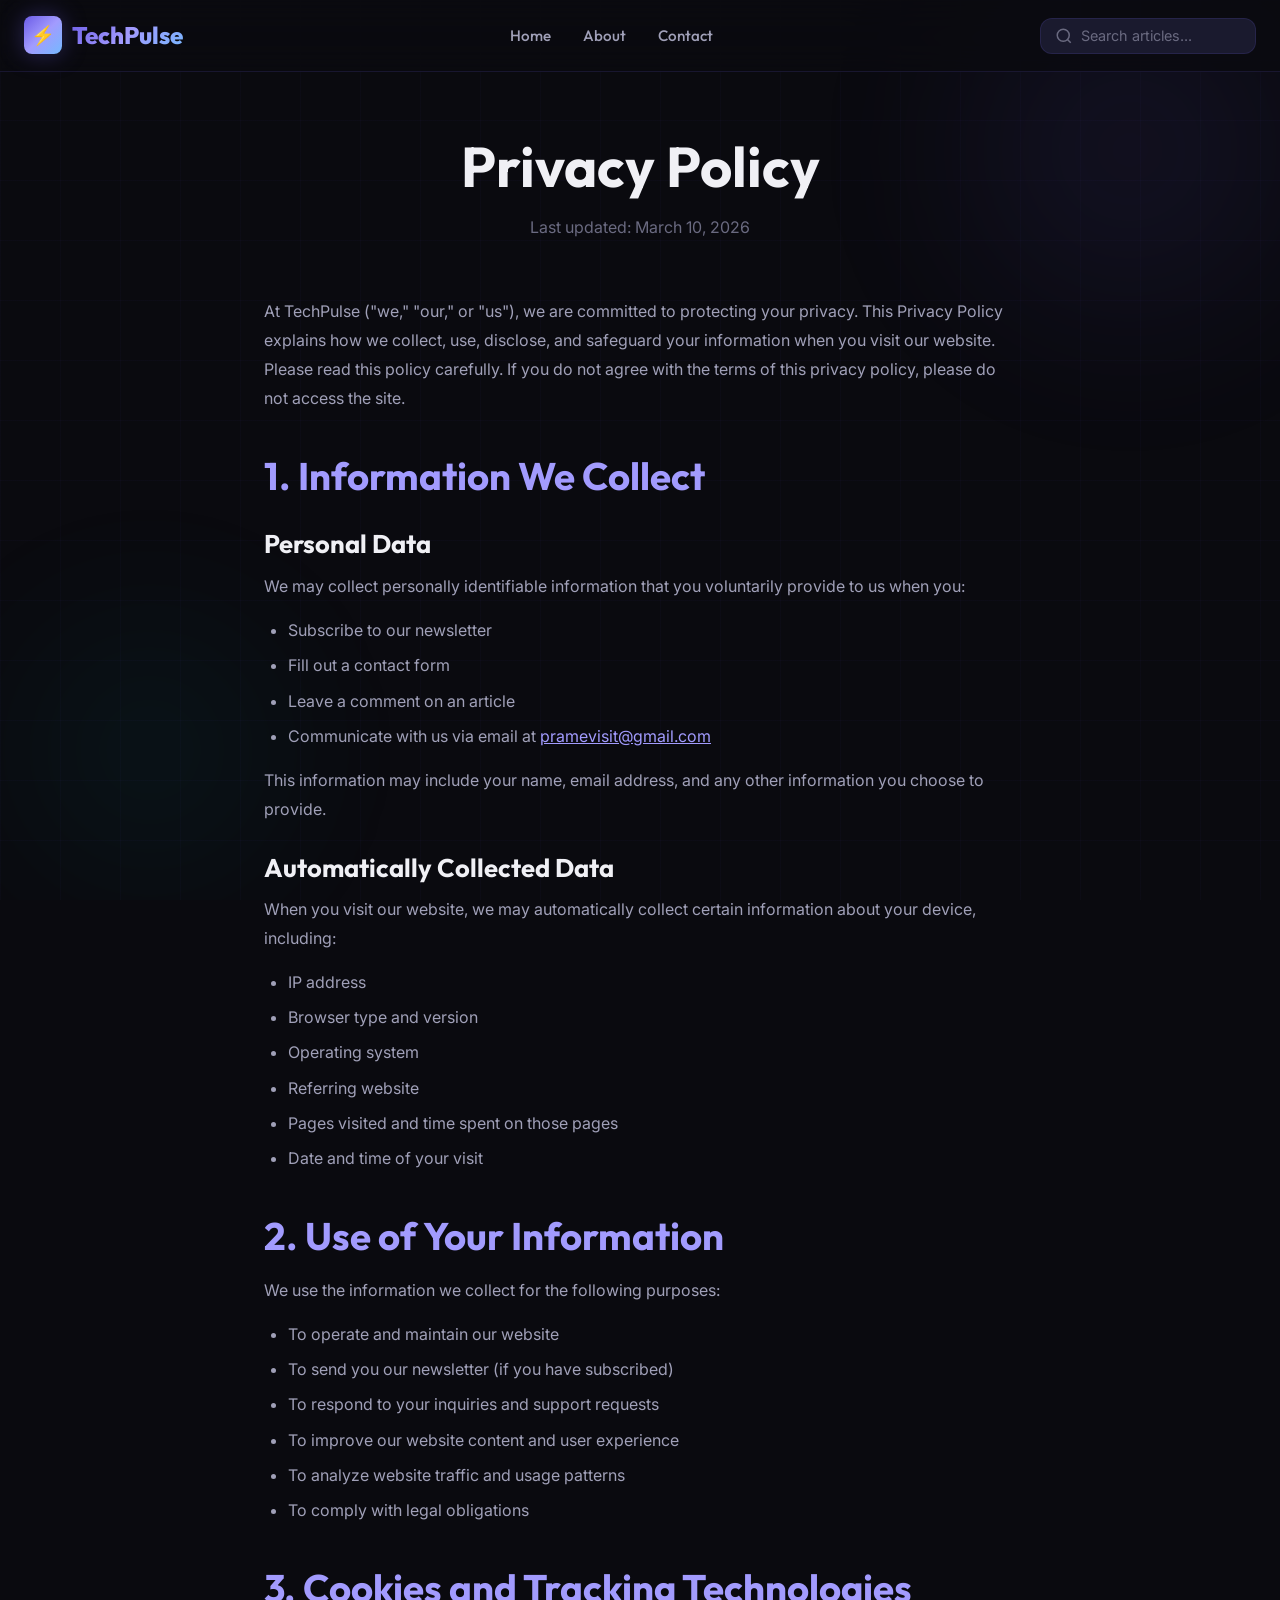
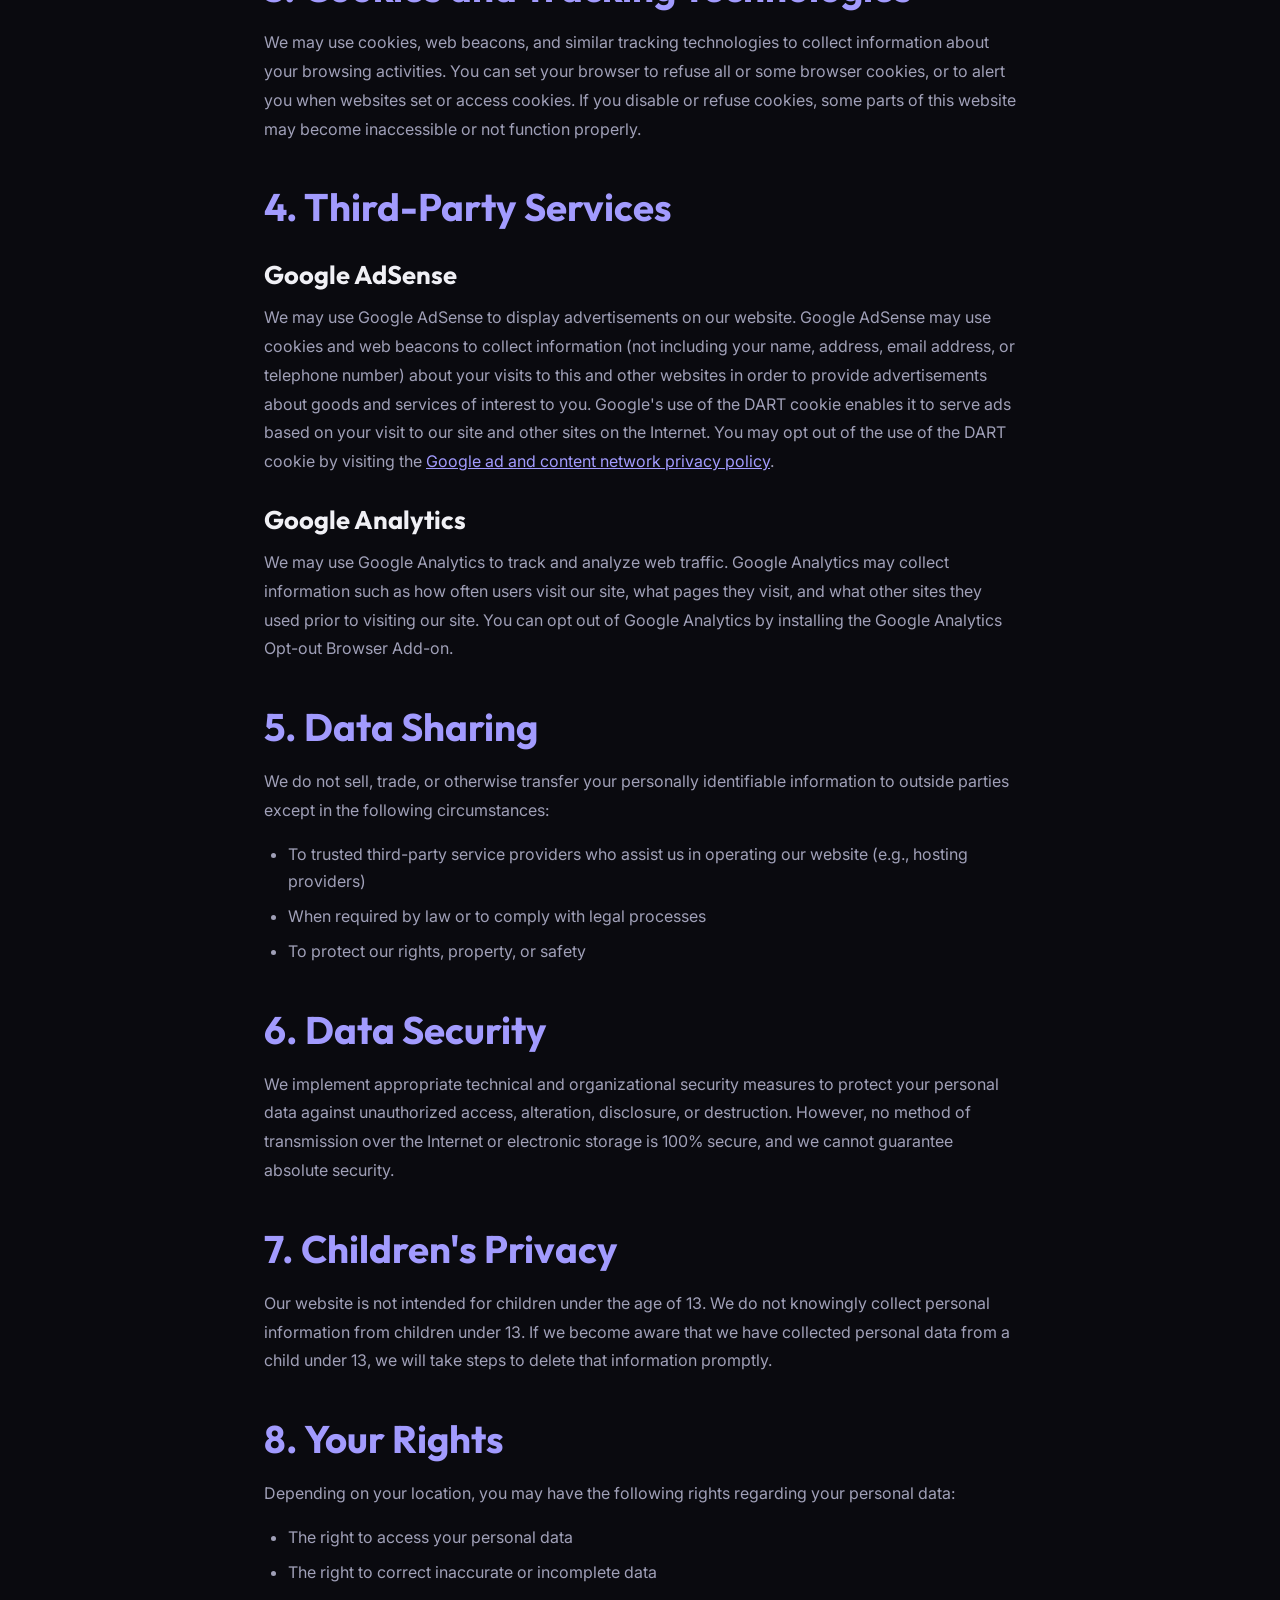
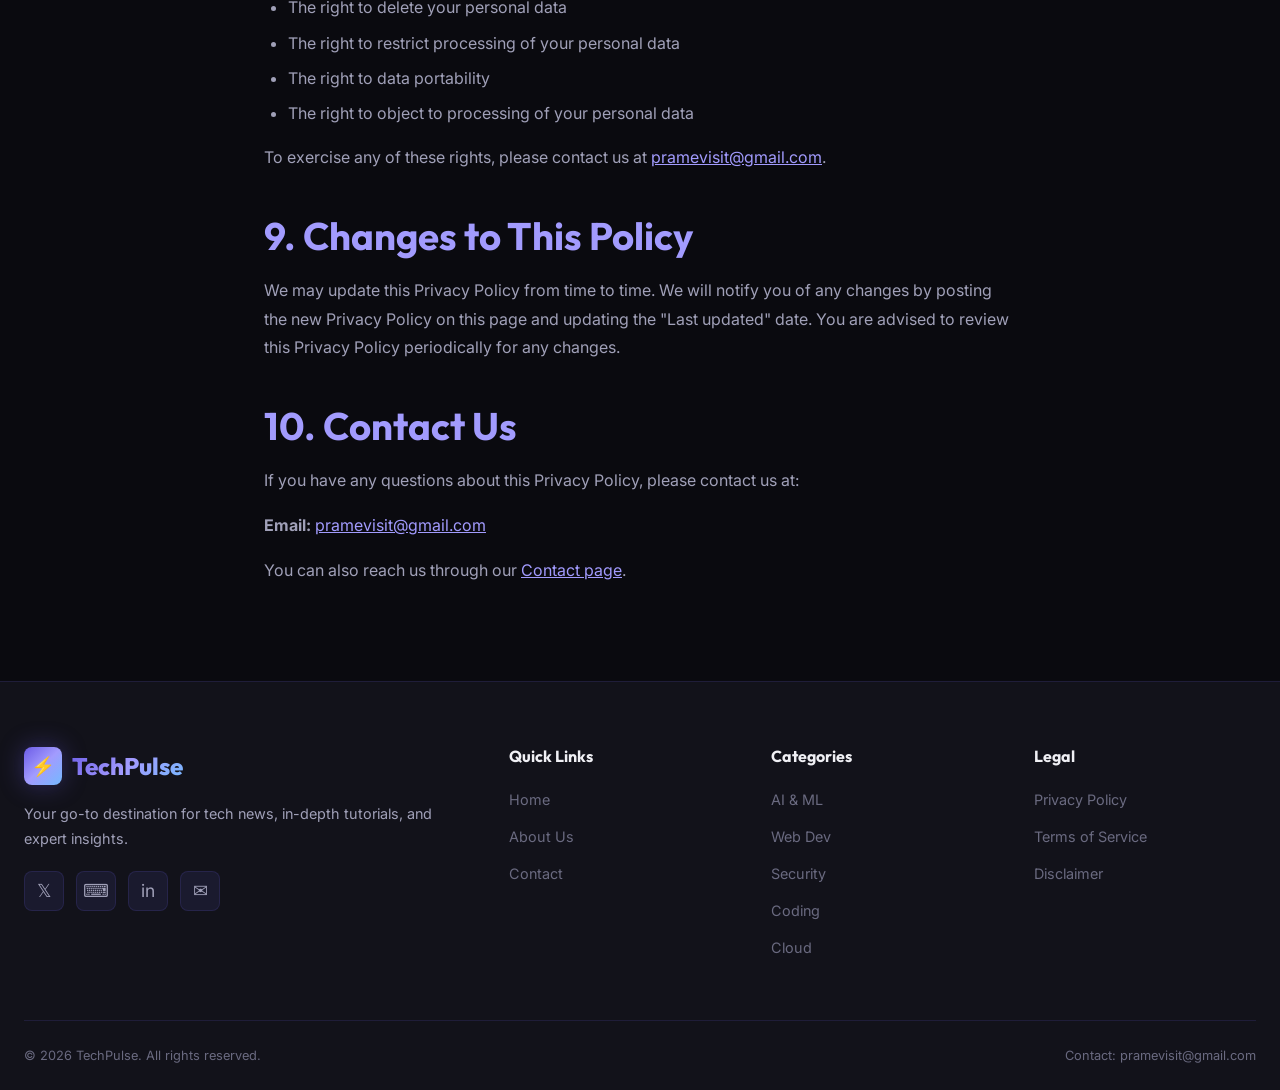
<file: privacy-policy.html>
<!DOCTYPE html>
<html lang="en">

<head>
    <meta charset="UTF-8">
    <meta name="viewport" content="width=device-width, initial-scale=1.0">
    <title>Privacy Policy — TechPulse</title>
    <meta name="description"
        content="TechPulse Privacy Policy — learn how we collect, use, and protect your personal data.">
    <meta name="robots" content="index, follow">
    <link rel="canonical" href="https://techpulse.blog/privacy-policy.html">
    <link rel="stylesheet" href="style.css">
    <script async src="https://pagead2.googlesyndication.com/pagead/js/adsbygoogle.js?client=ca-pub-6546957481428602"
        crossorigin="anonymous"></script>
</head>

<body>
    <div class="bg-grid"></div>
    <div class="bg-orbs"></div>

    <header class="header" id="header">
        <div class="container">
            <a href="index.html" class="logo">
                <div class="logo-icon">⚡</div><span>TechPulse</span>
            </a>
            <nav class="nav-links" id="navLinks">
                <a href="index.html">Home</a>
                <a href="about.html">About</a>
                <a href="contact.html">Contact</a>
            </nav>
            <div class="nav-search">
                <svg xmlns="http://www.w3.org/2000/svg" fill="none" viewBox="0 0 24 24" stroke="currentColor"
                    stroke-width="2">
                    <circle cx="11" cy="11" r="8" />
                    <line x1="21" y1="21" x2="16.65" y2="16.65" />
                </svg>
                <input type="text" placeholder="Search articles..." aria-label="Search articles">
            </div>
            <button class="mobile-toggle" id="mobileToggle"
                aria-label="Toggle navigation menu"><span></span><span></span><span></span></button>
        </div>
    </header>

    <div class="page-header">
        <div class="container">
            <h1>Privacy Policy</h1>
            <p>Last updated: March 10, 2026</p>
        </div>
    </div>

    <div class="page-content">
        <div class="container">

            <p>At TechPulse ("we," "our," or "us"), we are committed to protecting your privacy. This Privacy Policy
                explains how we collect, use, disclose, and safeguard your information when you visit our website.
                Please read this policy carefully. If you do not agree with the terms of this privacy policy, please do
                not access the site.</p>

            <h2>1. Information We Collect</h2>
            <h3>Personal Data</h3>
            <p>We may collect personally identifiable information that you voluntarily provide to us when you:</p>
            <ul>
                <li>Subscribe to our newsletter</li>
                <li>Fill out a contact form</li>
                <li>Leave a comment on an article</li>
                <li>Communicate with us via email at <a href="mailto:pramevisit@gmail.com">pramevisit@gmail.com</a></li>
            </ul>
            <p>This information may include your name, email address, and any other information you choose to provide.
            </p>

            <h3>Automatically Collected Data</h3>
            <p>When you visit our website, we may automatically collect certain information about your device,
                including:</p>
            <ul>
                <li>IP address</li>
                <li>Browser type and version</li>
                <li>Operating system</li>
                <li>Referring website</li>
                <li>Pages visited and time spent on those pages</li>
                <li>Date and time of your visit</li>
            </ul>

            <h2>2. Use of Your Information</h2>
            <p>We use the information we collect for the following purposes:</p>
            <ul>
                <li>To operate and maintain our website</li>
                <li>To send you our newsletter (if you have subscribed)</li>
                <li>To respond to your inquiries and support requests</li>
                <li>To improve our website content and user experience</li>
                <li>To analyze website traffic and usage patterns</li>
                <li>To comply with legal obligations</li>
            </ul>

            <h2>3. Cookies and Tracking Technologies</h2>
            <p>We may use cookies, web beacons, and similar tracking technologies to collect information about your
                browsing activities. You can set your browser to refuse all or some browser cookies, or to alert you
                when websites set or access cookies. If you disable or refuse cookies, some parts of this website may
                become inaccessible or not function properly.</p>

            <h2>4. Third-Party Services</h2>
            <h3>Google AdSense</h3>
            <p>We may use Google AdSense to display advertisements on our website. Google AdSense may use cookies and
                web beacons to collect information (not including your name, address, email address, or telephone
                number) about your visits to this and other websites in order to provide advertisements about goods and
                services of interest to you. Google's use of the DART cookie enables it to serve ads based on your visit
                to our site and other sites on the Internet. You may opt out of the use of the DART cookie by visiting
                the <a href="https://policies.google.com/technologies/ads" target="_blank"
                    rel="noopener noreferrer">Google ad and content network privacy policy</a>.</p>

            <h3>Google Analytics</h3>
            <p>We may use Google Analytics to track and analyze web traffic. Google Analytics may collect information
                such as how often users visit our site, what pages they visit, and what other sites they used prior to
                visiting our site. You can opt out of Google Analytics by installing the Google Analytics Opt-out
                Browser Add-on.</p>

            <h2>5. Data Sharing</h2>
            <p>We do not sell, trade, or otherwise transfer your personally identifiable information to outside parties
                except in the following circumstances:</p>
            <ul>
                <li>To trusted third-party service providers who assist us in operating our website (e.g., hosting
                    providers)</li>
                <li>When required by law or to comply with legal processes</li>
                <li>To protect our rights, property, or safety</li>
            </ul>

            <h2>6. Data Security</h2>
            <p>We implement appropriate technical and organizational security measures to protect your personal data
                against unauthorized access, alteration, disclosure, or destruction. However, no method of transmission
                over the Internet or electronic storage is 100% secure, and we cannot guarantee absolute security.</p>

            <h2>7. Children's Privacy</h2>
            <p>Our website is not intended for children under the age of 13. We do not knowingly collect personal
                information from children under 13. If we become aware that we have collected personal data from a child
                under 13, we will take steps to delete that information promptly.</p>

            <h2>8. Your Rights</h2>
            <p>Depending on your location, you may have the following rights regarding your personal data:</p>
            <ul>
                <li>The right to access your personal data</li>
                <li>The right to correct inaccurate or incomplete data</li>
                <li>The right to delete your personal data</li>
                <li>The right to restrict processing of your personal data</li>
                <li>The right to data portability</li>
                <li>The right to object to processing of your personal data</li>
            </ul>
            <p>To exercise any of these rights, please contact us at <a
                    href="mailto:pramevisit@gmail.com">pramevisit@gmail.com</a>.</p>

            <h2>9. Changes to This Policy</h2>
            <p>We may update this Privacy Policy from time to time. We will notify you of any changes by posting the new
                Privacy Policy on this page and updating the "Last updated" date. You are advised to review this Privacy
                Policy periodically for any changes.</p>

            <h2>10. Contact Us</h2>
            <p>If you have any questions about this Privacy Policy, please contact us at:</p>
            <p><strong>Email:</strong> <a href="mailto:pramevisit@gmail.com">pramevisit@gmail.com</a></p>
            <p>You can also reach us through our <a href="contact.html">Contact page</a>.</p>

        </div>
    </div>

    <footer class="footer">
        <div class="container">
            <div class="footer-grid">
                <div class="footer-brand">
                    <a href="index.html" class="logo">
                        <div class="logo-icon">⚡</div><span>TechPulse</span>
                    </a>
                    <p>Your go-to destination for tech news, in-depth tutorials, and expert insights.</p>
                    <div class="footer-social">
                        <a href="#" aria-label="Twitter">𝕏</a><a href="#" aria-label="GitHub">⌨</a><a href="#"
                            aria-label="LinkedIn">in</a><a href="mailto:pramevisit@gmail.com" aria-label="Email">✉</a>
                    </div>
                </div>
                <div class="footer-column">
                    <h4>Quick Links</h4>
                    <ul>
                        <li><a href="index.html">Home</a></li>
                        <li><a href="about.html">About Us</a></li>
                        <li><a href="contact.html">Contact</a></li>
                    </ul>
                </div>
                <div class="footer-column">
                    <h4>Categories</h4>
                    <ul>
                        <li><a href="articles/ai-tools-2026.html">AI & ML</a></li>
                        <li><a href="articles/learn-web-development.html">Web Dev</a></li>
                        <li><a href="articles/cybersecurity-tips.html">Security</a></li>
                        <li><a href="articles/best-programming-languages.html">Coding</a></li>
                        <li><a href="articles/cloud-computing-guide.html">Cloud</a></li>
                    </ul>
                </div>
                <div class="footer-column">
                    <h4>Legal</h4>
                    <ul>
                        <li><a href="privacy-policy.html">Privacy Policy</a></li>
                        <li><a href="terms.html">Terms of Service</a></li>
                        <li><a href="disclaimer.html">Disclaimer</a></li>
                    </ul>
                </div>
            </div>
            <div class="footer-bottom">
                <span>&copy; 2026 TechPulse. All rights reserved.</span>
                <span>Contact: <a href="mailto:pramevisit@gmail.com">pramevisit@gmail.com</a></span>
            </div>
        </div>
    </footer>
    <script src="script.js"></script>
</body>

</html>
</file>
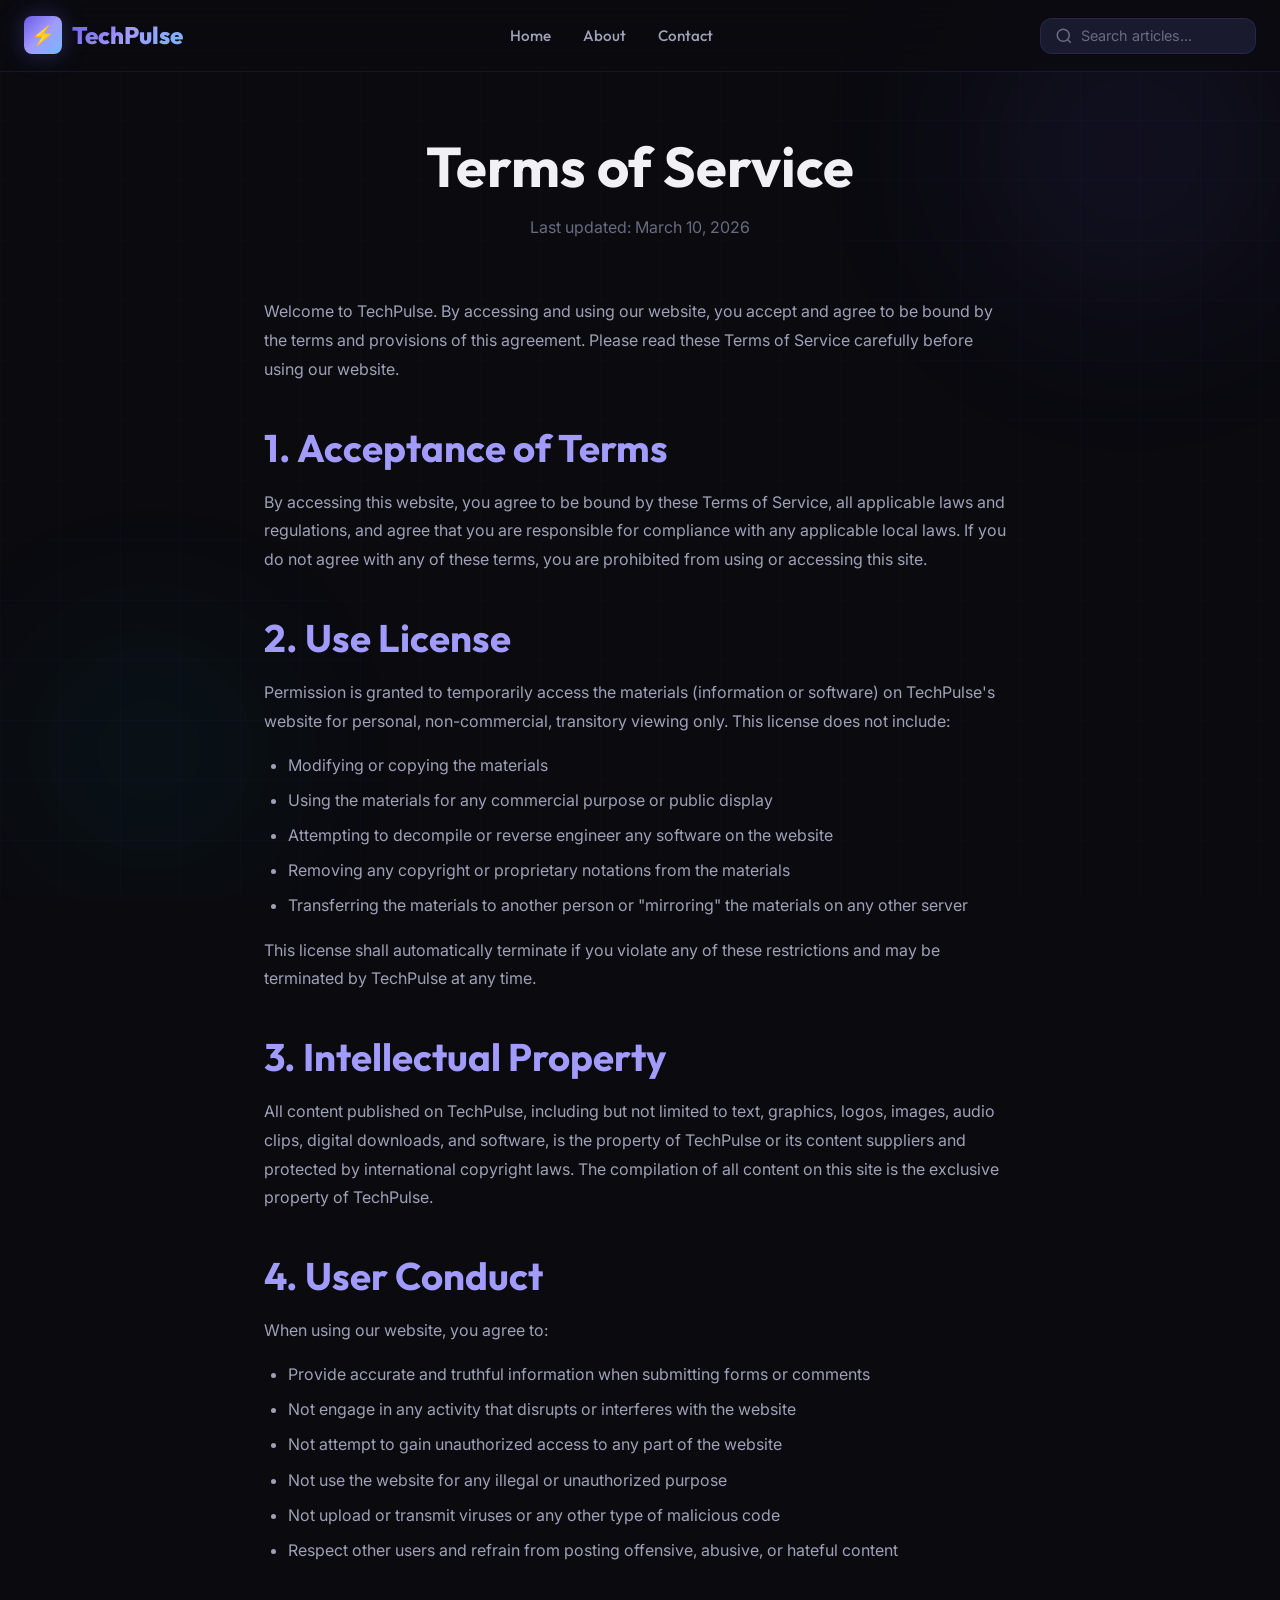
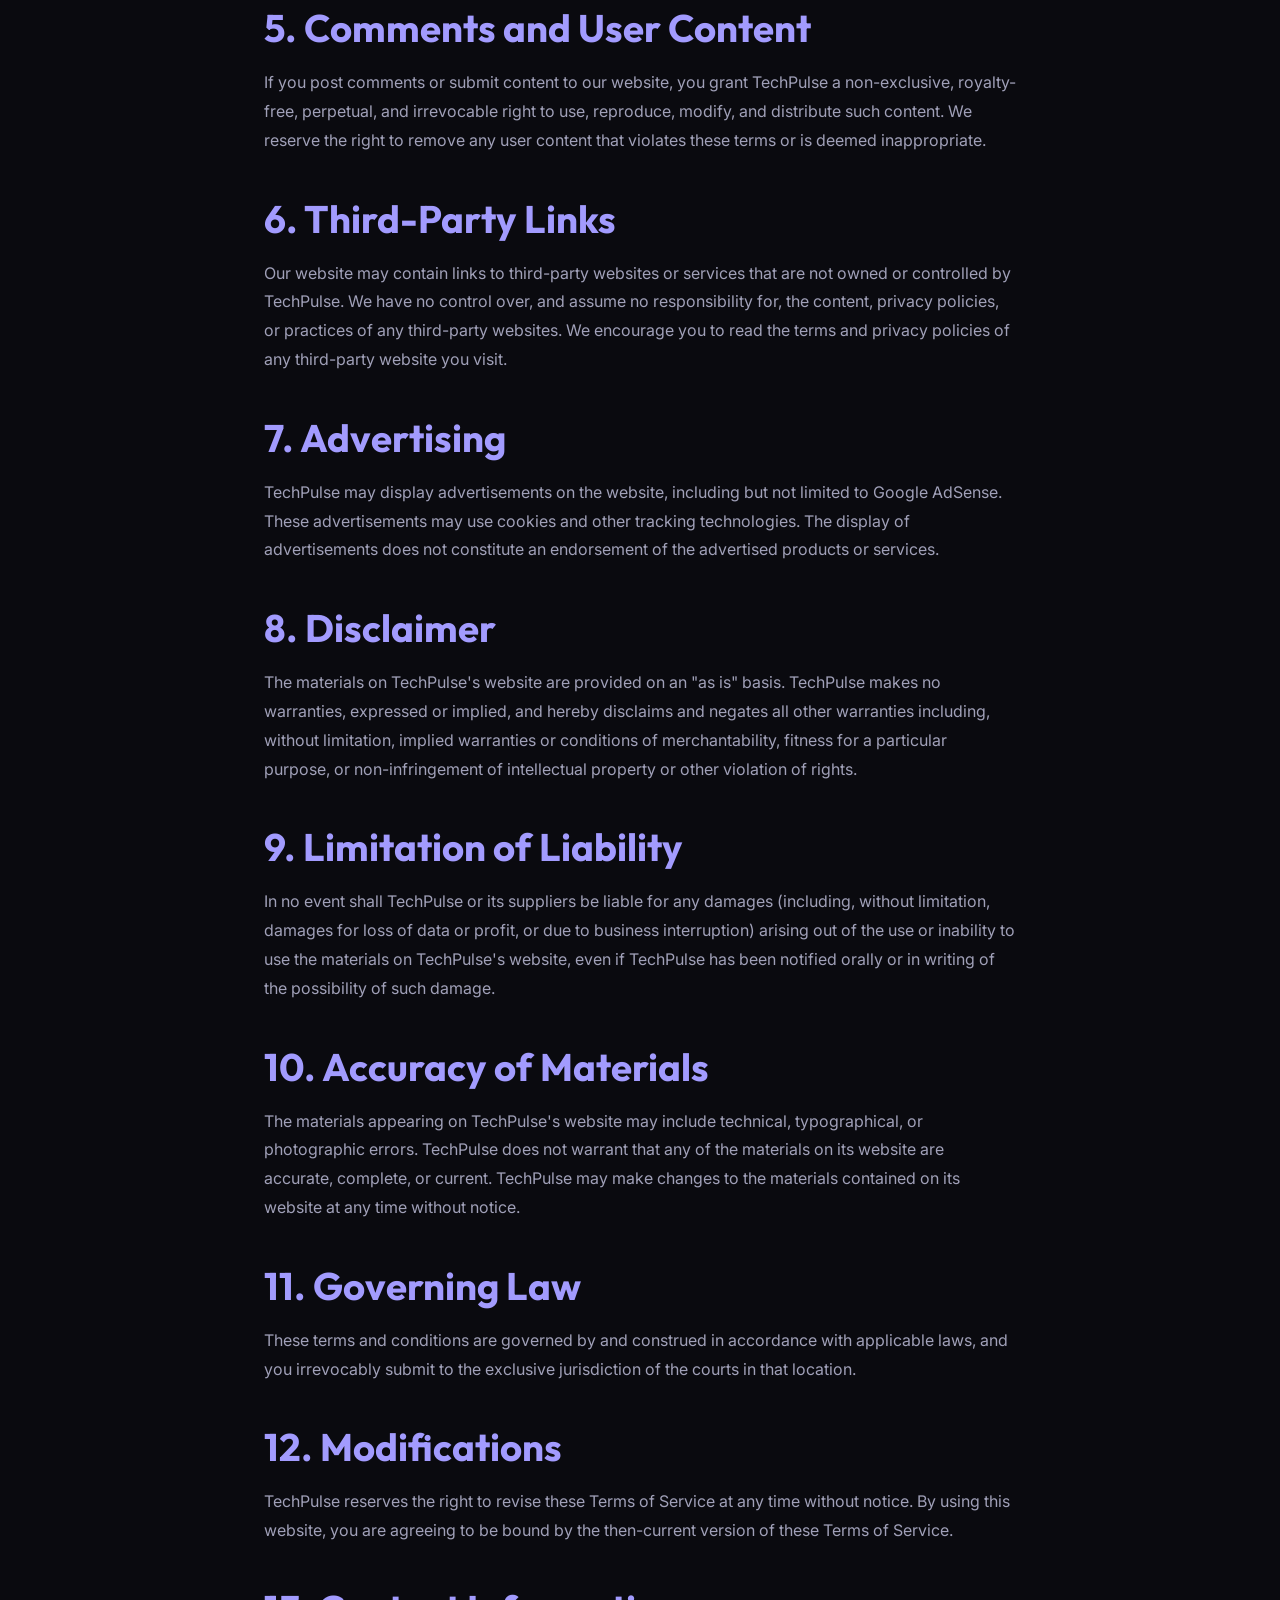
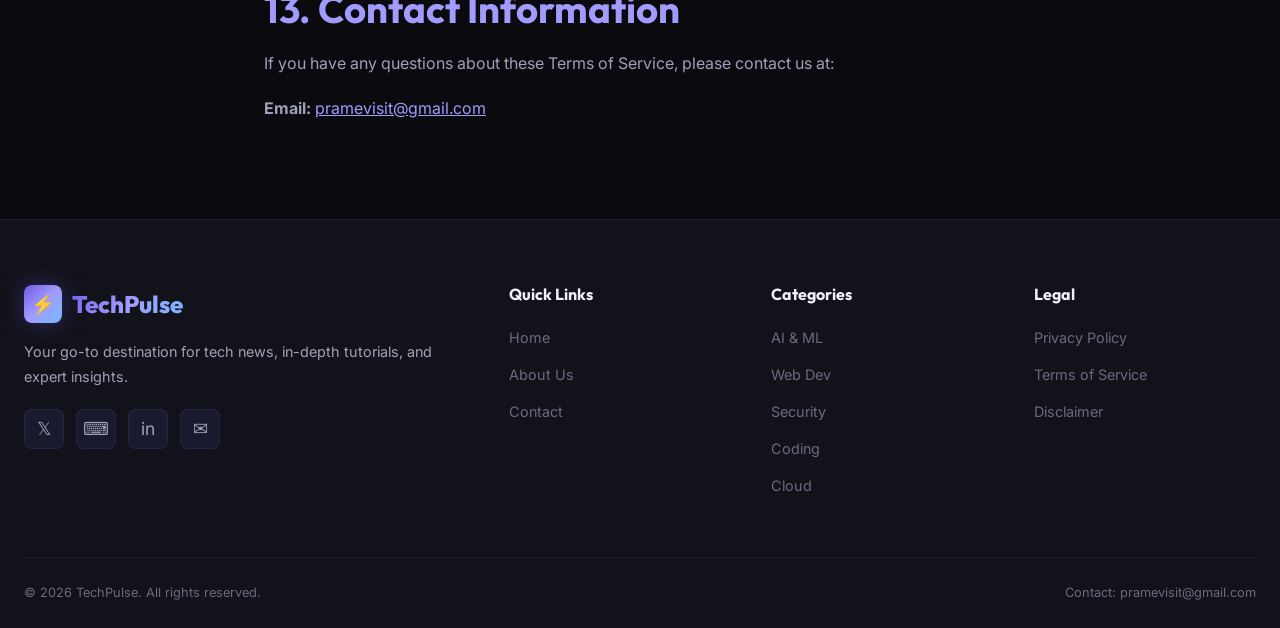
<file: terms.html>
<!DOCTYPE html>
<html lang="en">

<head>
    <meta charset="UTF-8">
    <meta name="viewport" content="width=device-width, initial-scale=1.0">
    <title>Terms of Service — TechPulse</title>
    <meta name="description"
        content="Read the Terms of Service for TechPulse. Understand the rules and conditions for using our website.">
    <meta name="robots" content="index, follow">
    <link rel="canonical" href="https://techpulse.blog/terms.html">
    <link rel="stylesheet" href="style.css">
    <script async src="https://pagead2.googlesyndication.com/pagead/js/adsbygoogle.js?client=ca-pub-6546957481428602"
        crossorigin="anonymous"></script>
</head>

<body>
    <div class="bg-grid"></div>
    <div class="bg-orbs"></div>

    <header class="header" id="header">
        <div class="container">
            <a href="index.html" class="logo">
                <div class="logo-icon">⚡</div><span>TechPulse</span>
            </a>
            <nav class="nav-links" id="navLinks">
                <a href="index.html">Home</a>
                <a href="about.html">About</a>
                <a href="contact.html">Contact</a>
            </nav>
            <div class="nav-search">
                <svg xmlns="http://www.w3.org/2000/svg" fill="none" viewBox="0 0 24 24" stroke="currentColor"
                    stroke-width="2">
                    <circle cx="11" cy="11" r="8" />
                    <line x1="21" y1="21" x2="16.65" y2="16.65" />
                </svg>
                <input type="text" placeholder="Search articles..." aria-label="Search articles">
            </div>
            <button class="mobile-toggle" id="mobileToggle"
                aria-label="Toggle navigation menu"><span></span><span></span><span></span></button>
        </div>
    </header>

    <div class="page-header">
        <div class="container">
            <h1>Terms of Service</h1>
            <p>Last updated: March 10, 2026</p>
        </div>
    </div>

    <div class="page-content">
        <div class="container">

            <p>Welcome to TechPulse. By accessing and using our website, you accept and agree to be bound by the terms
                and provisions of this agreement. Please read these Terms of Service carefully before using our website.
            </p>

            <h2>1. Acceptance of Terms</h2>
            <p>By accessing this website, you agree to be bound by these Terms of Service, all applicable laws and
                regulations, and agree that you are responsible for compliance with any applicable local laws. If you do
                not agree with any of these terms, you are prohibited from using or accessing this site.</p>

            <h2>2. Use License</h2>
            <p>Permission is granted to temporarily access the materials (information or software) on TechPulse's
                website for personal, non-commercial, transitory viewing only. This license does not include:</p>
            <ul>
                <li>Modifying or copying the materials</li>
                <li>Using the materials for any commercial purpose or public display</li>
                <li>Attempting to decompile or reverse engineer any software on the website</li>
                <li>Removing any copyright or proprietary notations from the materials</li>
                <li>Transferring the materials to another person or "mirroring" the materials on any other server</li>
            </ul>
            <p>This license shall automatically terminate if you violate any of these restrictions and may be terminated
                by TechPulse at any time.</p>

            <h2>3. Intellectual Property</h2>
            <p>All content published on TechPulse, including but not limited to text, graphics, logos, images, audio
                clips, digital downloads, and software, is the property of TechPulse or its content suppliers and
                protected by international copyright laws. The compilation of all content on this site is the exclusive
                property of TechPulse.</p>

            <h2>4. User Conduct</h2>
            <p>When using our website, you agree to:</p>
            <ul>
                <li>Provide accurate and truthful information when submitting forms or comments</li>
                <li>Not engage in any activity that disrupts or interferes with the website</li>
                <li>Not attempt to gain unauthorized access to any part of the website</li>
                <li>Not use the website for any illegal or unauthorized purpose</li>
                <li>Not upload or transmit viruses or any other type of malicious code</li>
                <li>Respect other users and refrain from posting offensive, abusive, or hateful content</li>
            </ul>

            <h2>5. Comments and User Content</h2>
            <p>If you post comments or submit content to our website, you grant TechPulse a non-exclusive, royalty-free,
                perpetual, and irrevocable right to use, reproduce, modify, and distribute such content. We reserve the
                right to remove any user content that violates these terms or is deemed inappropriate.</p>

            <h2>6. Third-Party Links</h2>
            <p>Our website may contain links to third-party websites or services that are not owned or controlled by
                TechPulse. We have no control over, and assume no responsibility for, the content, privacy policies, or
                practices of any third-party websites. We encourage you to read the terms and privacy policies of any
                third-party website you visit.</p>

            <h2>7. Advertising</h2>
            <p>TechPulse may display advertisements on the website, including but not limited to Google AdSense. These
                advertisements may use cookies and other tracking technologies. The display of advertisements does not
                constitute an endorsement of the advertised products or services.</p>

            <h2>8. Disclaimer</h2>
            <p>The materials on TechPulse's website are provided on an "as is" basis. TechPulse makes no warranties,
                expressed or implied, and hereby disclaims and negates all other warranties including, without
                limitation, implied warranties or conditions of merchantability, fitness for a particular purpose, or
                non-infringement of intellectual property or other violation of rights.</p>

            <h2>9. Limitation of Liability</h2>
            <p>In no event shall TechPulse or its suppliers be liable for any damages (including, without limitation,
                damages for loss of data or profit, or due to business interruption) arising out of the use or inability
                to use the materials on TechPulse's website, even if TechPulse has been notified orally or in writing of
                the possibility of such damage.</p>

            <h2>10. Accuracy of Materials</h2>
            <p>The materials appearing on TechPulse's website may include technical, typographical, or photographic
                errors. TechPulse does not warrant that any of the materials on its website are accurate, complete, or
                current. TechPulse may make changes to the materials contained on its website at any time without
                notice.</p>

            <h2>11. Governing Law</h2>
            <p>These terms and conditions are governed by and construed in accordance with applicable laws, and you
                irrevocably submit to the exclusive jurisdiction of the courts in that location.</p>

            <h2>12. Modifications</h2>
            <p>TechPulse reserves the right to revise these Terms of Service at any time without notice. By using this
                website, you are agreeing to be bound by the then-current version of these Terms of Service.</p>

            <h2>13. Contact Information</h2>
            <p>If you have any questions about these Terms of Service, please contact us at:</p>
            <p><strong>Email:</strong> <a href="mailto:pramevisit@gmail.com">pramevisit@gmail.com</a></p>

        </div>
    </div>

    <footer class="footer">
        <div class="container">
            <div class="footer-grid">
                <div class="footer-brand">
                    <a href="index.html" class="logo">
                        <div class="logo-icon">⚡</div><span>TechPulse</span>
                    </a>
                    <p>Your go-to destination for tech news, in-depth tutorials, and expert insights.</p>
                    <div class="footer-social">
                        <a href="#" aria-label="Twitter">𝕏</a><a href="#" aria-label="GitHub">⌨</a><a href="#"
                            aria-label="LinkedIn">in</a><a href="mailto:pramevisit@gmail.com" aria-label="Email">✉</a>
                    </div>
                </div>
                <div class="footer-column">
                    <h4>Quick Links</h4>
                    <ul>
                        <li><a href="index.html">Home</a></li>
                        <li><a href="about.html">About Us</a></li>
                        <li><a href="contact.html">Contact</a></li>
                    </ul>
                </div>
                <div class="footer-column">
                    <h4>Categories</h4>
                    <ul>
                        <li><a href="articles/ai-tools-2026.html">AI & ML</a></li>
                        <li><a href="articles/learn-web-development.html">Web Dev</a></li>
                        <li><a href="articles/cybersecurity-tips.html">Security</a></li>
                        <li><a href="articles/best-programming-languages.html">Coding</a></li>
                        <li><a href="articles/cloud-computing-guide.html">Cloud</a></li>
                    </ul>
                </div>
                <div class="footer-column">
                    <h4>Legal</h4>
                    <ul>
                        <li><a href="privacy-policy.html">Privacy Policy</a></li>
                        <li><a href="terms.html">Terms of Service</a></li>
                        <li><a href="disclaimer.html">Disclaimer</a></li>
                    </ul>
                </div>
            </div>
            <div class="footer-bottom">
                <span>&copy; 2026 TechPulse. All rights reserved.</span>
                <span>Contact: <a href="mailto:pramevisit@gmail.com">pramevisit@gmail.com</a></span>
            </div>
        </div>
    </footer>
    <script src="script.js"></script>
</body>

</html>
</file>
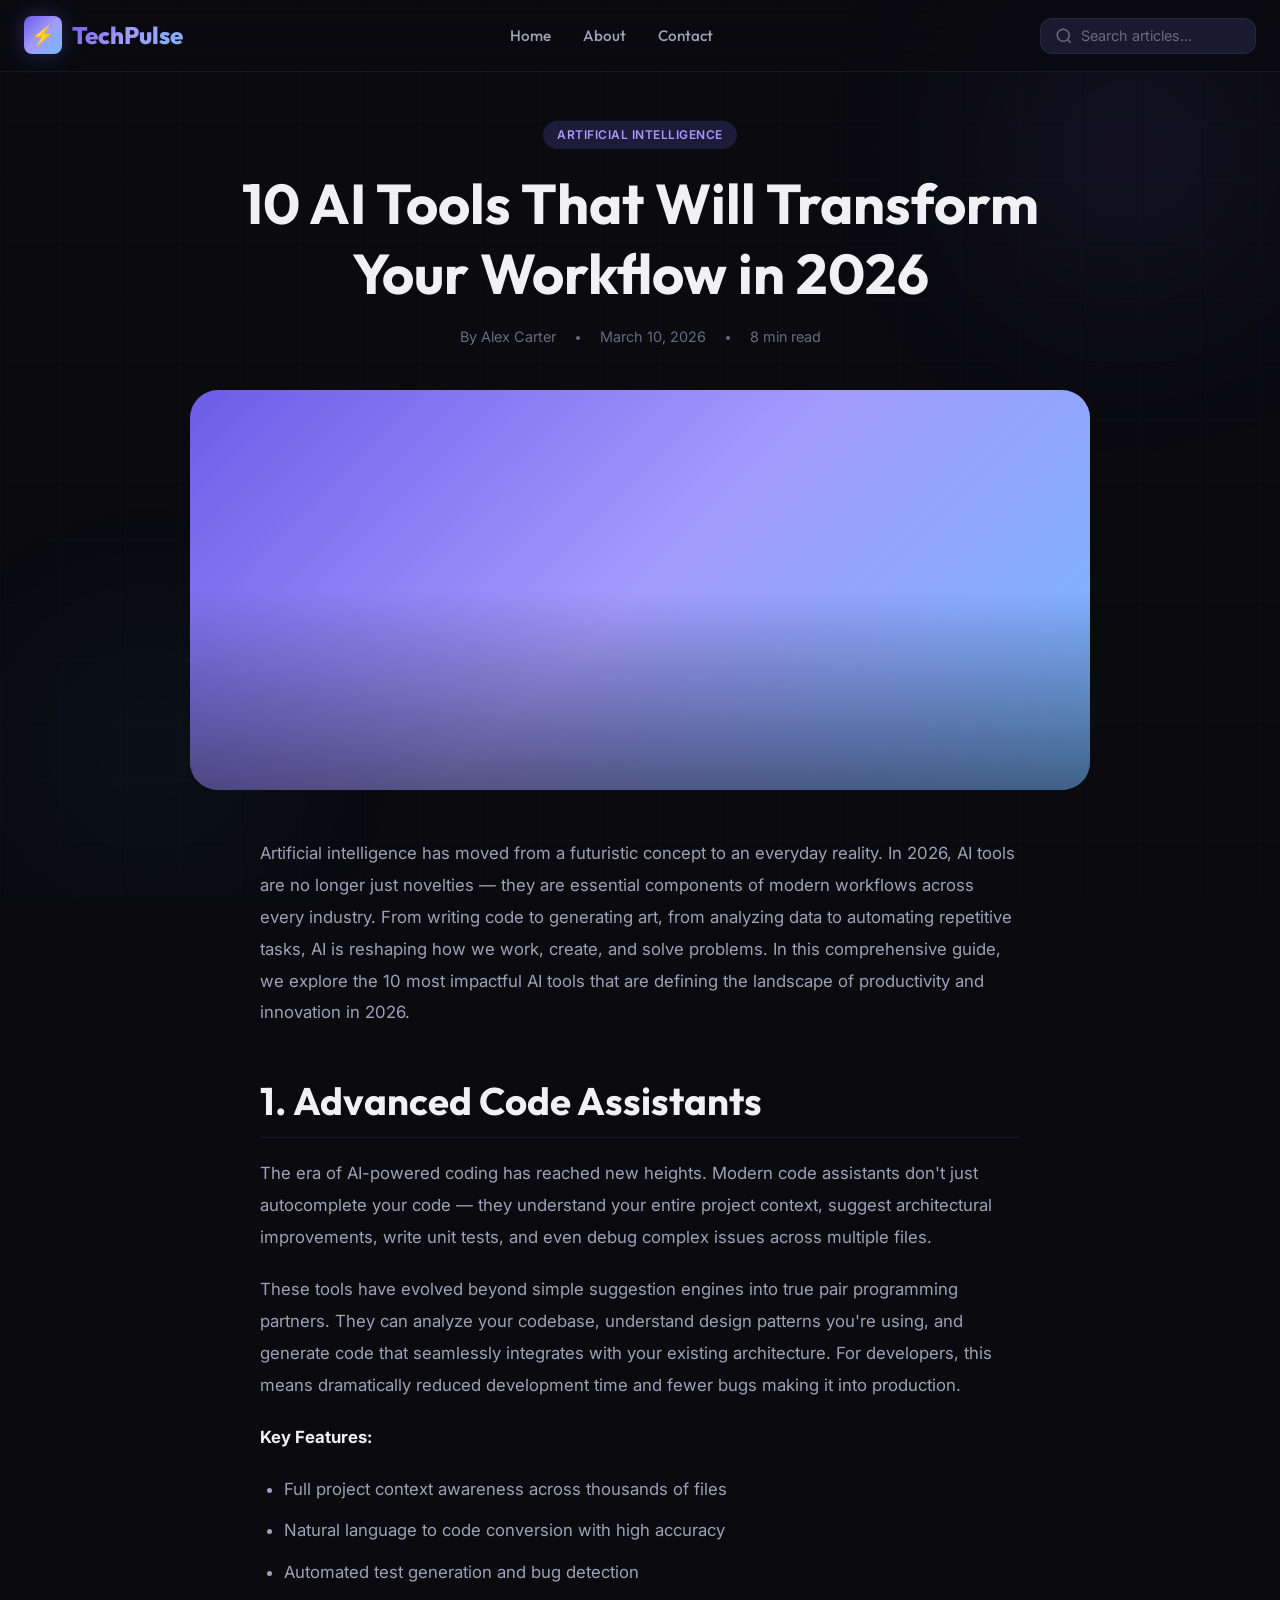
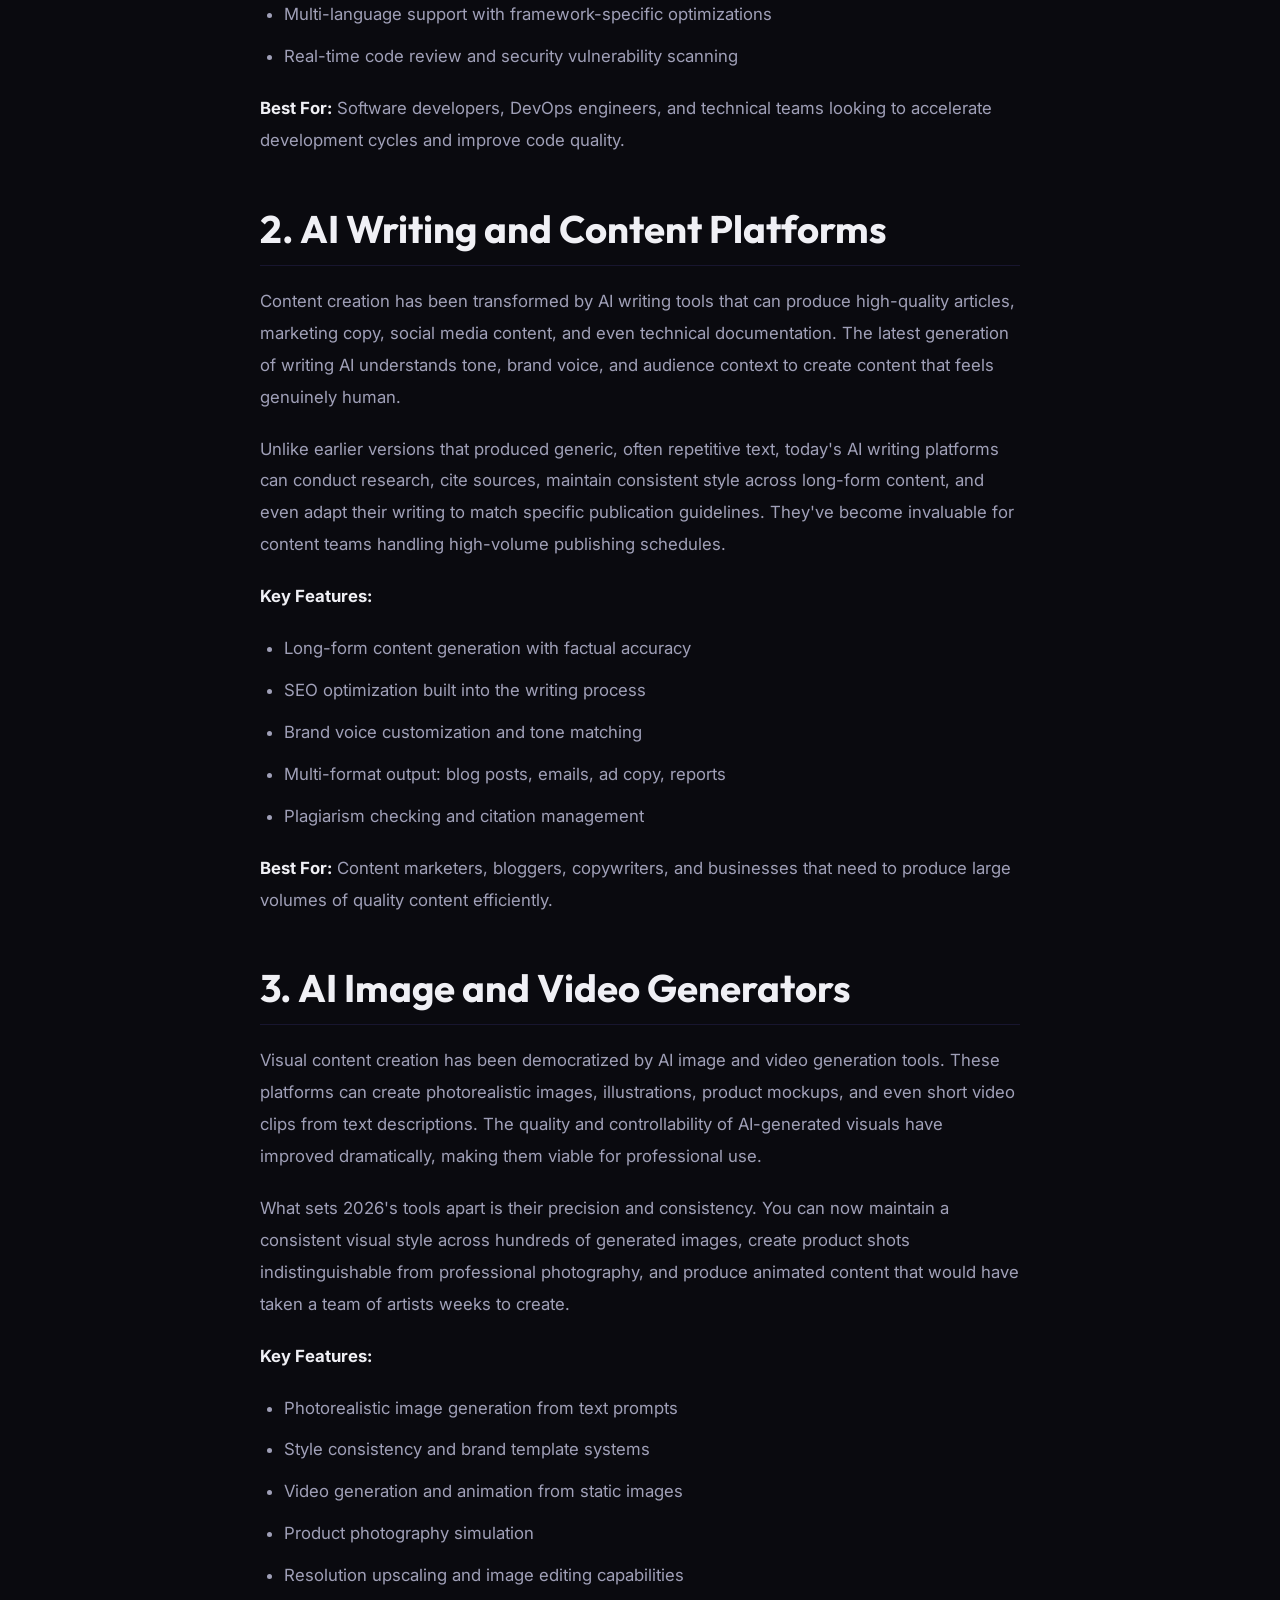
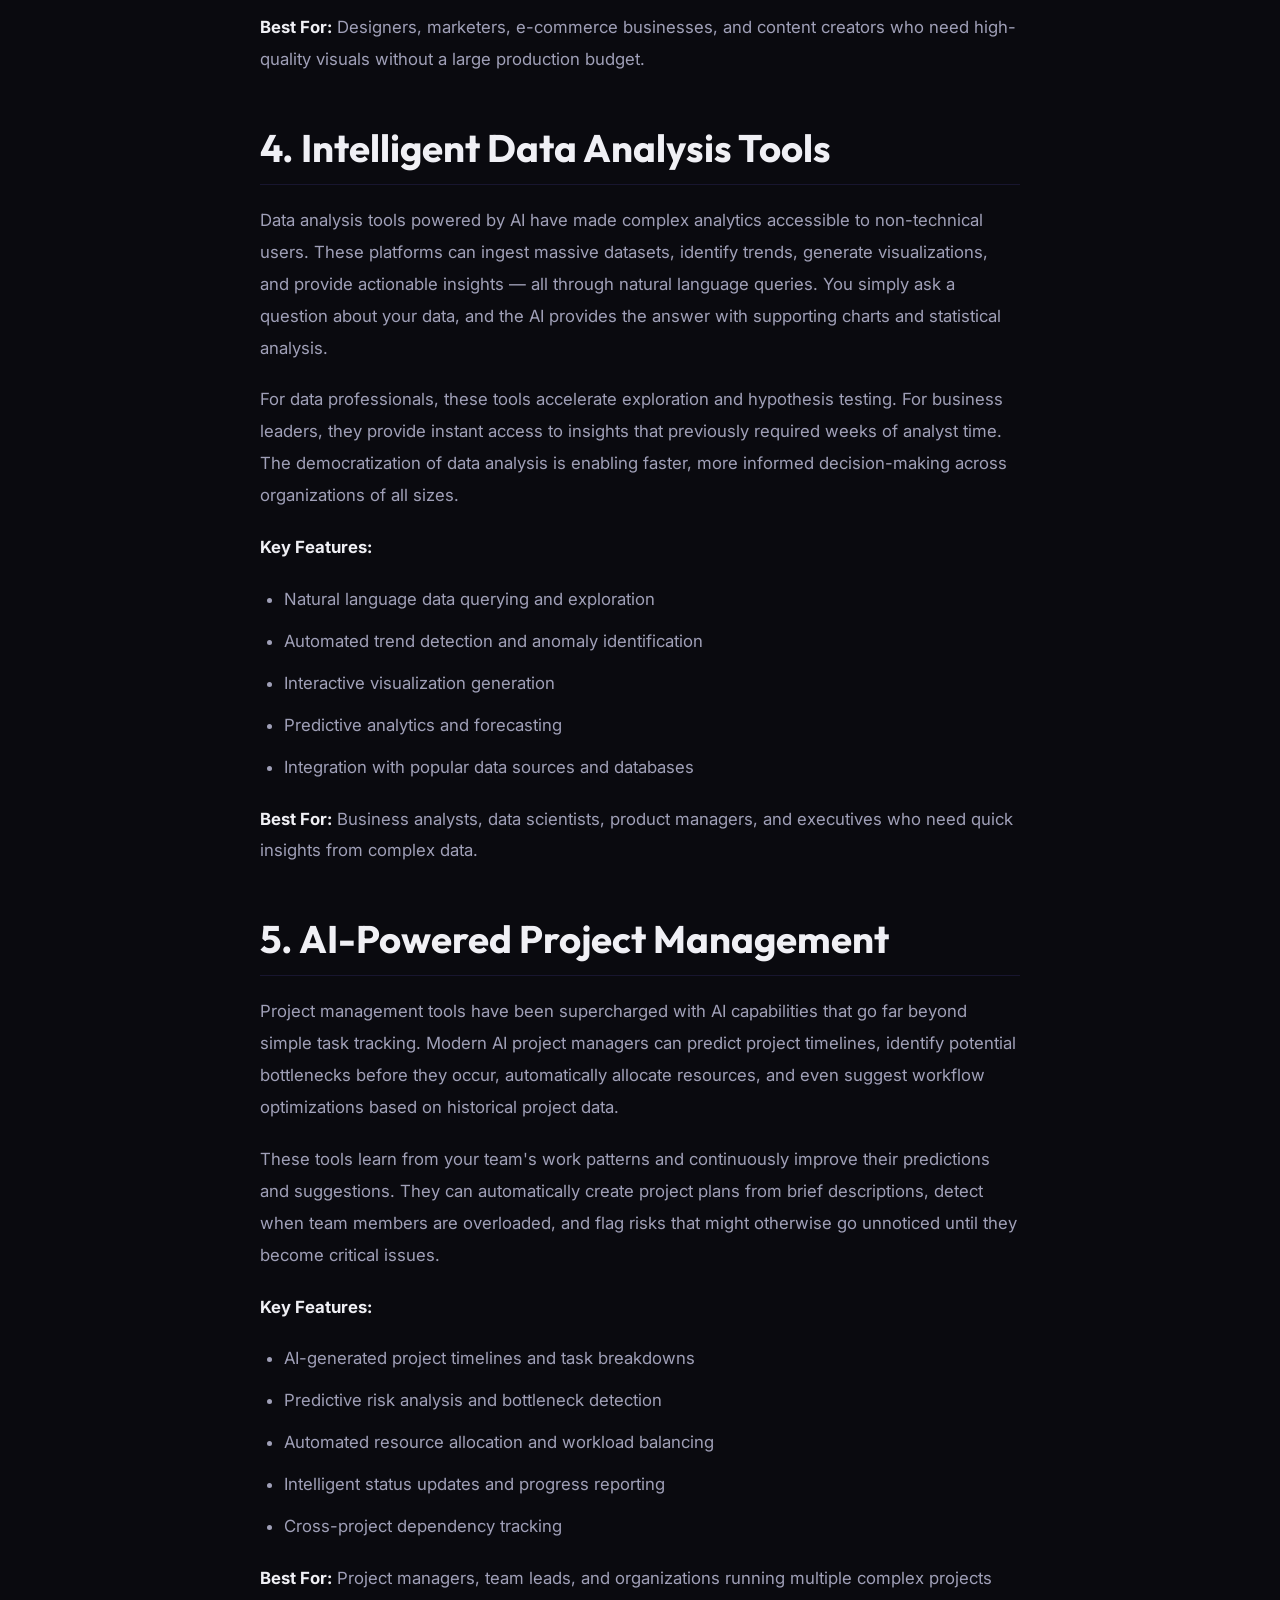
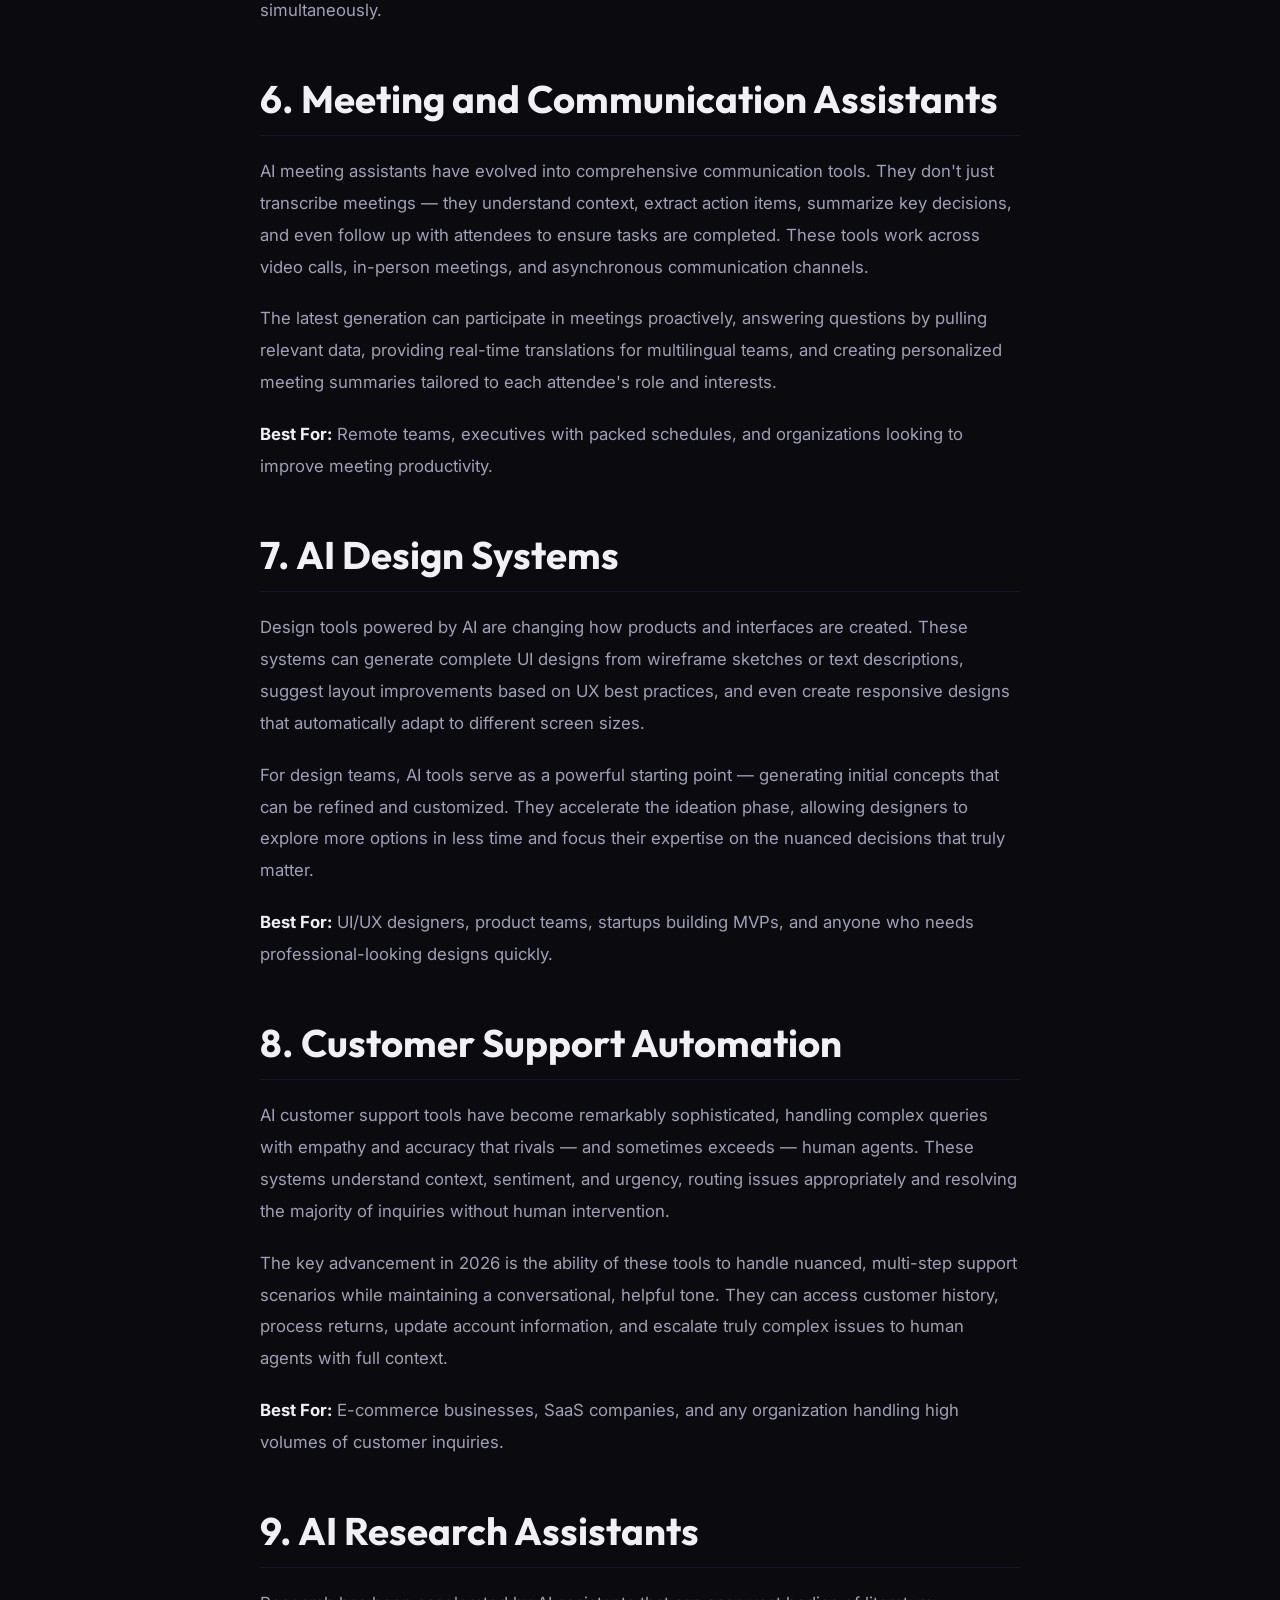
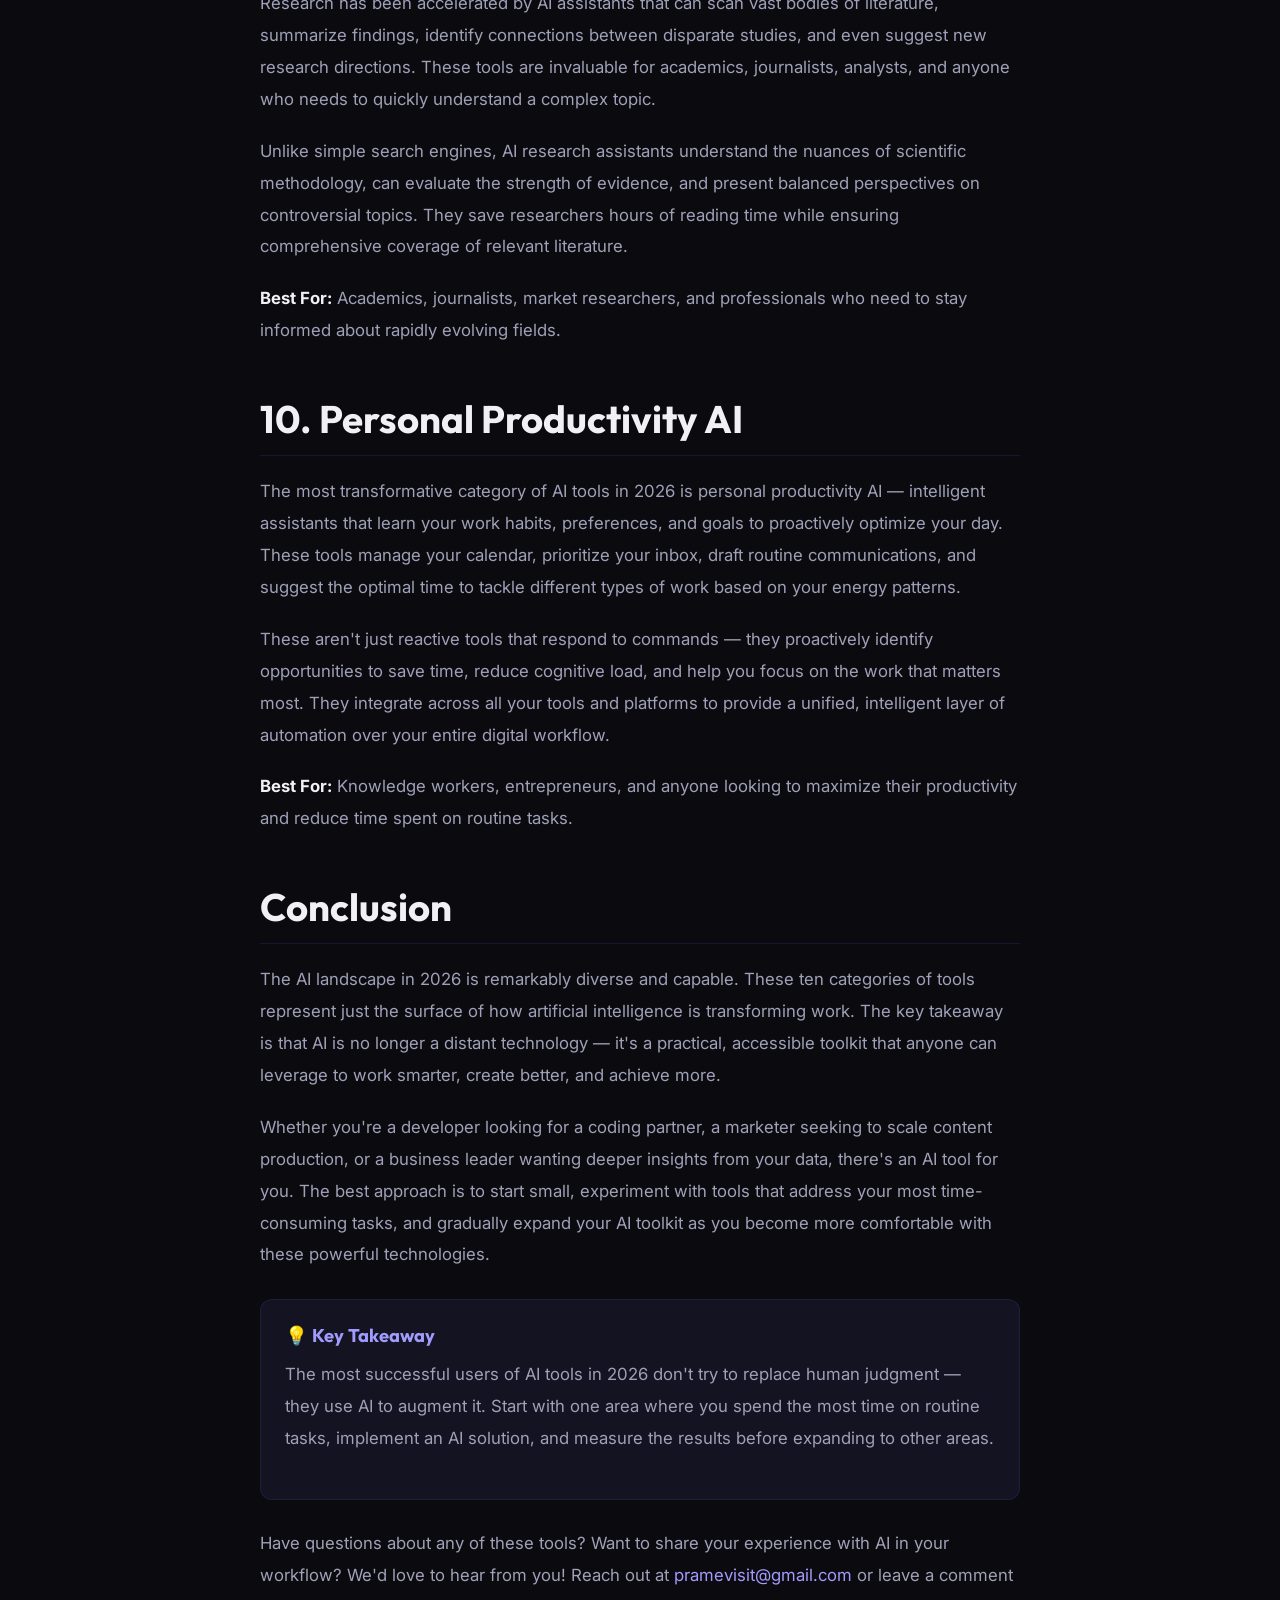
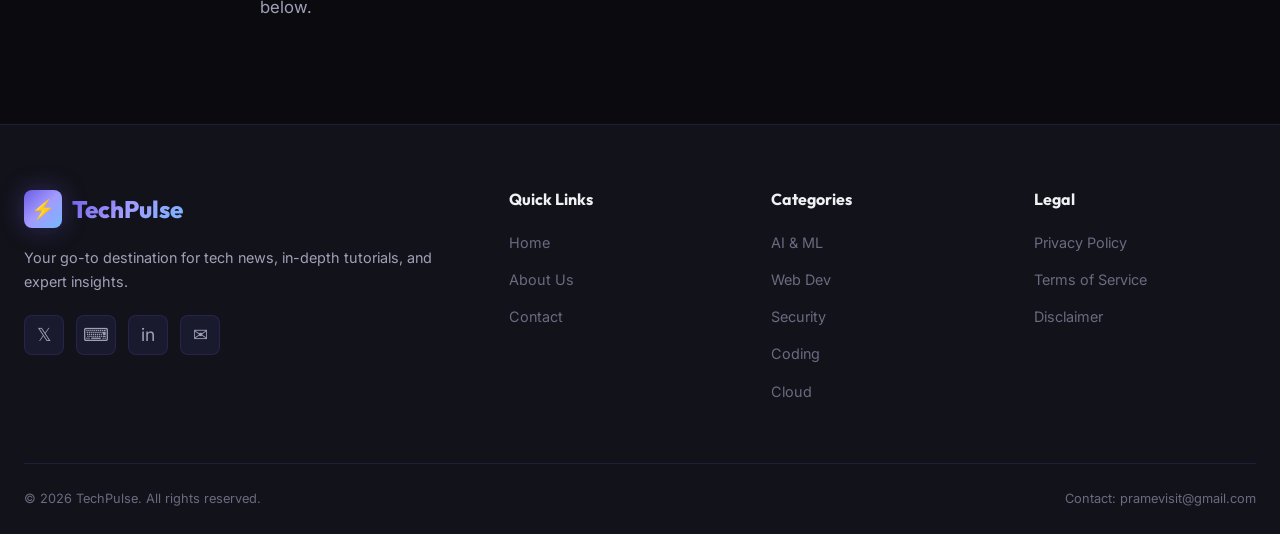
<file: articles/ai-tools-2026.html>
<!DOCTYPE html>
<html lang="en">

<head>
    <meta charset="UTF-8">
    <meta name="viewport" content="width=device-width, initial-scale=1.0">
    <title>10 AI Tools That Will Transform Your Workflow in 2026 — TechPulse</title>
    <meta name="description"
        content="Discover the 10 most powerful AI tools of 2026 that are revolutionizing productivity, coding, design, and creative work. Comprehensive guide with features, pricing, and use cases.">
    <meta name="keywords"
        content="AI tools 2026, best AI tools, AI productivity tools, AI code assistant, AI writing tools, ChatGPT alternatives, AI image generator">
    <meta name="robots" content="index, follow">
    <link rel="canonical" href="https://techpulse.blog/articles/ai-tools-2026.html">

    <meta property="og:type" content="article">
    <meta property="og:title" content="10 AI Tools That Will Transform Your Workflow in 2026">
    <meta property="og:description"
        content="Discover the 10 most powerful AI tools of 2026 that are revolutionizing how we work.">
    <meta property="article:published_time" content="2026-03-10">
    <meta property="article:section" content="Artificial Intelligence">

    <script type="application/ld+json">
  {
    "@context": "https://schema.org",
    "@type": "Article",
    "headline": "10 AI Tools That Will Transform Your Workflow in 2026",
    "description": "Discover the 10 most powerful AI tools of 2026 that are revolutionizing productivity, coding, design, and creative work.",
    "datePublished": "2026-03-10",
    "dateModified": "2026-03-10",
    "author": {"@type": "Person", "name": "Alex Carter"},
    "publisher": {"@type": "Organization", "name": "TechPulse"},
    "mainEntityOfPage": {"@type": "WebPage", "@id": "https://techpulse.blog/articles/ai-tools-2026.html"}
  }
  </script>

    <link rel="stylesheet" href="../style.css">
    <script async src="https://pagead2.googlesyndication.com/pagead/js/adsbygoogle.js?client=ca-pub-6546957481428602"
        crossorigin="anonymous"></script>
</head>

<body>
    <div class="bg-grid"></div>
    <div class="bg-orbs"></div>

    <header class="header" id="header">
        <div class="container">
            <a href="../index.html" class="logo">
                <div class="logo-icon">⚡</div><span>TechPulse</span>
            </a>
            <nav class="nav-links" id="navLinks">
                <a href="../index.html">Home</a>
                <a href="../about.html">About</a>
                <a href="../contact.html">Contact</a>
            </nav>
            <div class="nav-search">
                <svg xmlns="http://www.w3.org/2000/svg" fill="none" viewBox="0 0 24 24" stroke="currentColor"
                    stroke-width="2">
                    <circle cx="11" cy="11" r="8" />
                    <line x1="21" y1="21" x2="16.65" y2="16.65" />
                </svg>
                <input type="text" placeholder="Search articles..." aria-label="Search articles">
            </div>
            <button class="mobile-toggle" id="mobileToggle"
                aria-label="Toggle menu"><span></span><span></span><span></span></button>
        </div>
    </header>

    <article class="article-page">
        <div class="container">
            <div class="article-header">
                <span class="badge badge-ai">Artificial Intelligence</span>
                <h1>10 AI Tools That Will Transform Your Workflow in 2026</h1>
                <div class="article-meta">
                    <span>By Alex Carter</span>
                    <span class="divider"></span>
                    <span>March 10, 2026</span>
                    <span class="divider"></span>
                    <span id="readTime">12 min read</span>
                </div>
            </div>

            <div class="article-hero-image">
                <div style="width:100%;height:100%;background:linear-gradient(135deg,#6c5ce7,#a29bfe,#74b9ff);"></div>
                <div class="overlay"></div>
            </div>

            <div class="article-content">
                <p>Artificial intelligence has moved from a futuristic concept to an everyday reality. In 2026, AI tools
                    are no longer just novelties — they are essential components of modern workflows across every
                    industry. From writing code to generating art, from analyzing data to automating repetitive tasks,
                    AI is reshaping how we work, create, and solve problems. In this comprehensive guide, we explore the
                    10 most impactful AI tools that are defining the landscape of productivity and innovation in 2026.
                </p>

                <h2>1. Advanced Code Assistants</h2>
                <p>The era of AI-powered coding has reached new heights. Modern code assistants don't just autocomplete
                    your code — they understand your entire project context, suggest architectural improvements, write
                    unit tests, and even debug complex issues across multiple files.</p>
                <p>These tools have evolved beyond simple suggestion engines into true pair programming partners. They
                    can analyze your codebase, understand design patterns you're using, and generate code that
                    seamlessly integrates with your existing architecture. For developers, this means dramatically
                    reduced development time and fewer bugs making it into production.</p>
                <p><strong>Key Features:</strong></p>
                <ul>
                    <li>Full project context awareness across thousands of files</li>
                    <li>Natural language to code conversion with high accuracy</li>
                    <li>Automated test generation and bug detection</li>
                    <li>Multi-language support with framework-specific optimizations</li>
                    <li>Real-time code review and security vulnerability scanning</li>
                </ul>
                <p><strong>Best For:</strong> Software developers, DevOps engineers, and technical teams looking to
                    accelerate development cycles and improve code quality.</p>

                <h2>2. AI Writing and Content Platforms</h2>
                <p>Content creation has been transformed by AI writing tools that can produce high-quality articles,
                    marketing copy, social media content, and even technical documentation. The latest generation of
                    writing AI understands tone, brand voice, and audience context to create content that feels
                    genuinely human.</p>
                <p>Unlike earlier versions that produced generic, often repetitive text, today's AI writing platforms
                    can conduct research, cite sources, maintain consistent style across long-form content, and even
                    adapt their writing to match specific publication guidelines. They've become invaluable for content
                    teams handling high-volume publishing schedules.</p>
                <p><strong>Key Features:</strong></p>
                <ul>
                    <li>Long-form content generation with factual accuracy</li>
                    <li>SEO optimization built into the writing process</li>
                    <li>Brand voice customization and tone matching</li>
                    <li>Multi-format output: blog posts, emails, ad copy, reports</li>
                    <li>Plagiarism checking and citation management</li>
                </ul>
                <p><strong>Best For:</strong> Content marketers, bloggers, copywriters, and businesses that need to
                    produce large volumes of quality content efficiently.</p>

                <h2>3. AI Image and Video Generators</h2>
                <p>Visual content creation has been democratized by AI image and video generation tools. These platforms
                    can create photorealistic images, illustrations, product mockups, and even short video clips from
                    text descriptions. The quality and controllability of AI-generated visuals have improved
                    dramatically, making them viable for professional use.</p>
                <p>What sets 2026's tools apart is their precision and consistency. You can now maintain a consistent
                    visual style across hundreds of generated images, create product shots indistinguishable from
                    professional photography, and produce animated content that would have taken a team of artists weeks
                    to create.</p>
                <p><strong>Key Features:</strong></p>
                <ul>
                    <li>Photorealistic image generation from text prompts</li>
                    <li>Style consistency and brand template systems</li>
                    <li>Video generation and animation from static images</li>
                    <li>Product photography simulation</li>
                    <li>Resolution upscaling and image editing capabilities</li>
                </ul>
                <p><strong>Best For:</strong> Designers, marketers, e-commerce businesses, and content creators who need
                    high-quality visuals without a large production budget.</p>

                <h2>4. Intelligent Data Analysis Tools</h2>
                <p>Data analysis tools powered by AI have made complex analytics accessible to non-technical users.
                    These platforms can ingest massive datasets, identify trends, generate visualizations, and provide
                    actionable insights — all through natural language queries. You simply ask a question about your
                    data, and the AI provides the answer with supporting charts and statistical analysis.</p>
                <p>For data professionals, these tools accelerate exploration and hypothesis testing. For business
                    leaders, they provide instant access to insights that previously required weeks of analyst time. The
                    democratization of data analysis is enabling faster, more informed decision-making across
                    organizations of all sizes.</p>
                <p><strong>Key Features:</strong></p>
                <ul>
                    <li>Natural language data querying and exploration</li>
                    <li>Automated trend detection and anomaly identification</li>
                    <li>Interactive visualization generation</li>
                    <li>Predictive analytics and forecasting</li>
                    <li>Integration with popular data sources and databases</li>
                </ul>
                <p><strong>Best For:</strong> Business analysts, data scientists, product managers, and executives who
                    need quick insights from complex data.</p>

                <h2>5. AI-Powered Project Management</h2>
                <p>Project management tools have been supercharged with AI capabilities that go far beyond simple task
                    tracking. Modern AI project managers can predict project timelines, identify potential bottlenecks
                    before they occur, automatically allocate resources, and even suggest workflow optimizations based
                    on historical project data.</p>
                <p>These tools learn from your team's work patterns and continuously improve their predictions and
                    suggestions. They can automatically create project plans from brief descriptions, detect when team
                    members are overloaded, and flag risks that might otherwise go unnoticed until they become critical
                    issues.</p>
                <p><strong>Key Features:</strong></p>
                <ul>
                    <li>AI-generated project timelines and task breakdowns</li>
                    <li>Predictive risk analysis and bottleneck detection</li>
                    <li>Automated resource allocation and workload balancing</li>
                    <li>Intelligent status updates and progress reporting</li>
                    <li>Cross-project dependency tracking</li>
                </ul>
                <p><strong>Best For:</strong> Project managers, team leads, and organizations running multiple complex
                    projects simultaneously.</p>

                <h2>6. Meeting and Communication Assistants</h2>
                <p>AI meeting assistants have evolved into comprehensive communication tools. They don't just transcribe
                    meetings — they understand context, extract action items, summarize key decisions, and even follow
                    up with attendees to ensure tasks are completed. These tools work across video calls, in-person
                    meetings, and asynchronous communication channels.</p>
                <p>The latest generation can participate in meetings proactively, answering questions by pulling
                    relevant data, providing real-time translations for multilingual teams, and creating personalized
                    meeting summaries tailored to each attendee's role and interests.</p>
                <p><strong>Best For:</strong> Remote teams, executives with packed schedules, and organizations looking
                    to improve meeting productivity.</p>

                <h2>7. AI Design Systems</h2>
                <p>Design tools powered by AI are changing how products and interfaces are created. These systems can
                    generate complete UI designs from wireframe sketches or text descriptions, suggest layout
                    improvements based on UX best practices, and even create responsive designs that automatically adapt
                    to different screen sizes.</p>
                <p>For design teams, AI tools serve as a powerful starting point — generating initial concepts that can
                    be refined and customized. They accelerate the ideation phase, allowing designers to explore more
                    options in less time and focus their expertise on the nuanced decisions that truly matter.</p>
                <p><strong>Best For:</strong> UI/UX designers, product teams, startups building MVPs, and anyone who
                    needs professional-looking designs quickly.</p>

                <h2>8. Customer Support Automation</h2>
                <p>AI customer support tools have become remarkably sophisticated, handling complex queries with empathy
                    and accuracy that rivals — and sometimes exceeds — human agents. These systems understand context,
                    sentiment, and urgency, routing issues appropriately and resolving the majority of inquiries without
                    human intervention.</p>
                <p>The key advancement in 2026 is the ability of these tools to handle nuanced, multi-step support
                    scenarios while maintaining a conversational, helpful tone. They can access customer history,
                    process returns, update account information, and escalate truly complex issues to human agents with
                    full context.</p>
                <p><strong>Best For:</strong> E-commerce businesses, SaaS companies, and any organization handling high
                    volumes of customer inquiries.</p>

                <h2>9. AI Research Assistants</h2>
                <p>Research has been accelerated by AI assistants that can scan vast bodies of literature, summarize
                    findings, identify connections between disparate studies, and even suggest new research directions.
                    These tools are invaluable for academics, journalists, analysts, and anyone who needs to quickly
                    understand a complex topic.</p>
                <p>Unlike simple search engines, AI research assistants understand the nuances of scientific
                    methodology, can evaluate the strength of evidence, and present balanced perspectives on
                    controversial topics. They save researchers hours of reading time while ensuring comprehensive
                    coverage of relevant literature.</p>
                <p><strong>Best For:</strong> Academics, journalists, market researchers, and professionals who need to
                    stay informed about rapidly evolving fields.</p>

                <h2>10. Personal Productivity AI</h2>
                <p>The most transformative category of AI tools in 2026 is personal productivity AI — intelligent
                    assistants that learn your work habits, preferences, and goals to proactively optimize your day.
                    These tools manage your calendar, prioritize your inbox, draft routine communications, and suggest
                    the optimal time to tackle different types of work based on your energy patterns.</p>
                <p>These aren't just reactive tools that respond to commands — they proactively identify opportunities
                    to save time, reduce cognitive load, and help you focus on the work that matters most. They
                    integrate across all your tools and platforms to provide a unified, intelligent layer of automation
                    over your entire digital workflow.</p>
                <p><strong>Best For:</strong> Knowledge workers, entrepreneurs, and anyone looking to maximize their
                    productivity and reduce time spent on routine tasks.</p>

                <h2>Conclusion</h2>
                <p>The AI landscape in 2026 is remarkably diverse and capable. These ten categories of tools represent
                    just the surface of how artificial intelligence is transforming work. The key takeaway is that AI is
                    no longer a distant technology — it's a practical, accessible toolkit that anyone can leverage to
                    work smarter, create better, and achieve more.</p>
                <p>Whether you're a developer looking for a coding partner, a marketer seeking to scale content
                    production, or a business leader wanting deeper insights from your data, there's an AI tool for you.
                    The best approach is to start small, experiment with tools that address your most time-consuming
                    tasks, and gradually expand your AI toolkit as you become more comfortable with these powerful
                    technologies.</p>

                <div class="info-box">
                    <h4>💡 Key Takeaway</h4>
                    <p>The most successful users of AI tools in 2026 don't try to replace human judgment — they use AI
                        to augment it. Start with one area where you spend the most time on routine tasks, implement an
                        AI solution, and measure the results before expanding to other areas.</p>
                </div>

                <p>Have questions about any of these tools? Want to share your experience with AI in your workflow? We'd
                    love to hear from you! Reach out at <a href="mailto:pramevisit@gmail.com">pramevisit@gmail.com</a>
                    or leave a comment below.</p>

            </div>
        </div>
    </article>

    <footer class="footer">
        <div class="container">
            <div class="footer-grid">
                <div class="footer-brand">
                    <a href="../index.html" class="logo">
                        <div class="logo-icon">⚡</div><span>TechPulse</span>
                    </a>
                    <p>Your go-to destination for tech news, in-depth tutorials, and expert insights.</p>
                    <div class="footer-social">
                        <a href="#" aria-label="Twitter">𝕏</a><a href="#" aria-label="GitHub">⌨</a><a href="#"
                            aria-label="LinkedIn">in</a><a href="mailto:pramevisit@gmail.com" aria-label="Email">✉</a>
                    </div>
                </div>
                <div class="footer-column">
                    <h4>Quick Links</h4>
                    <ul>
                        <li><a href="../index.html">Home</a></li>
                        <li><a href="../about.html">About Us</a></li>
                        <li><a href="../contact.html">Contact</a></li>
                    </ul>
                </div>
                <div class="footer-column">
                    <h4>Categories</h4>
                    <ul>
                        <li><a href="ai-tools-2026.html">AI & ML</a></li>
                        <li><a href="learn-web-development.html">Web Dev</a></li>
                        <li><a href="cybersecurity-tips.html">Security</a></li>
                        <li><a href="best-programming-languages.html">Coding</a></li>
                        <li><a href="cloud-computing-guide.html">Cloud</a></li>
                    </ul>
                </div>
                <div class="footer-column">
                    <h4>Legal</h4>
                    <ul>
                        <li><a href="../privacy-policy.html">Privacy Policy</a></li>
                        <li><a href="../terms.html">Terms of Service</a></li>
                        <li><a href="../disclaimer.html">Disclaimer</a></li>
                    </ul>
                </div>
            </div>
            <div class="footer-bottom">
                <span>&copy; 2026 TechPulse. All rights reserved.</span>
                <span>Contact: <a href="mailto:pramevisit@gmail.com">pramevisit@gmail.com</a></span>
            </div>
        </div>
    </footer>
    <script src="../script.js"></script>
</body>

</html>
</file>
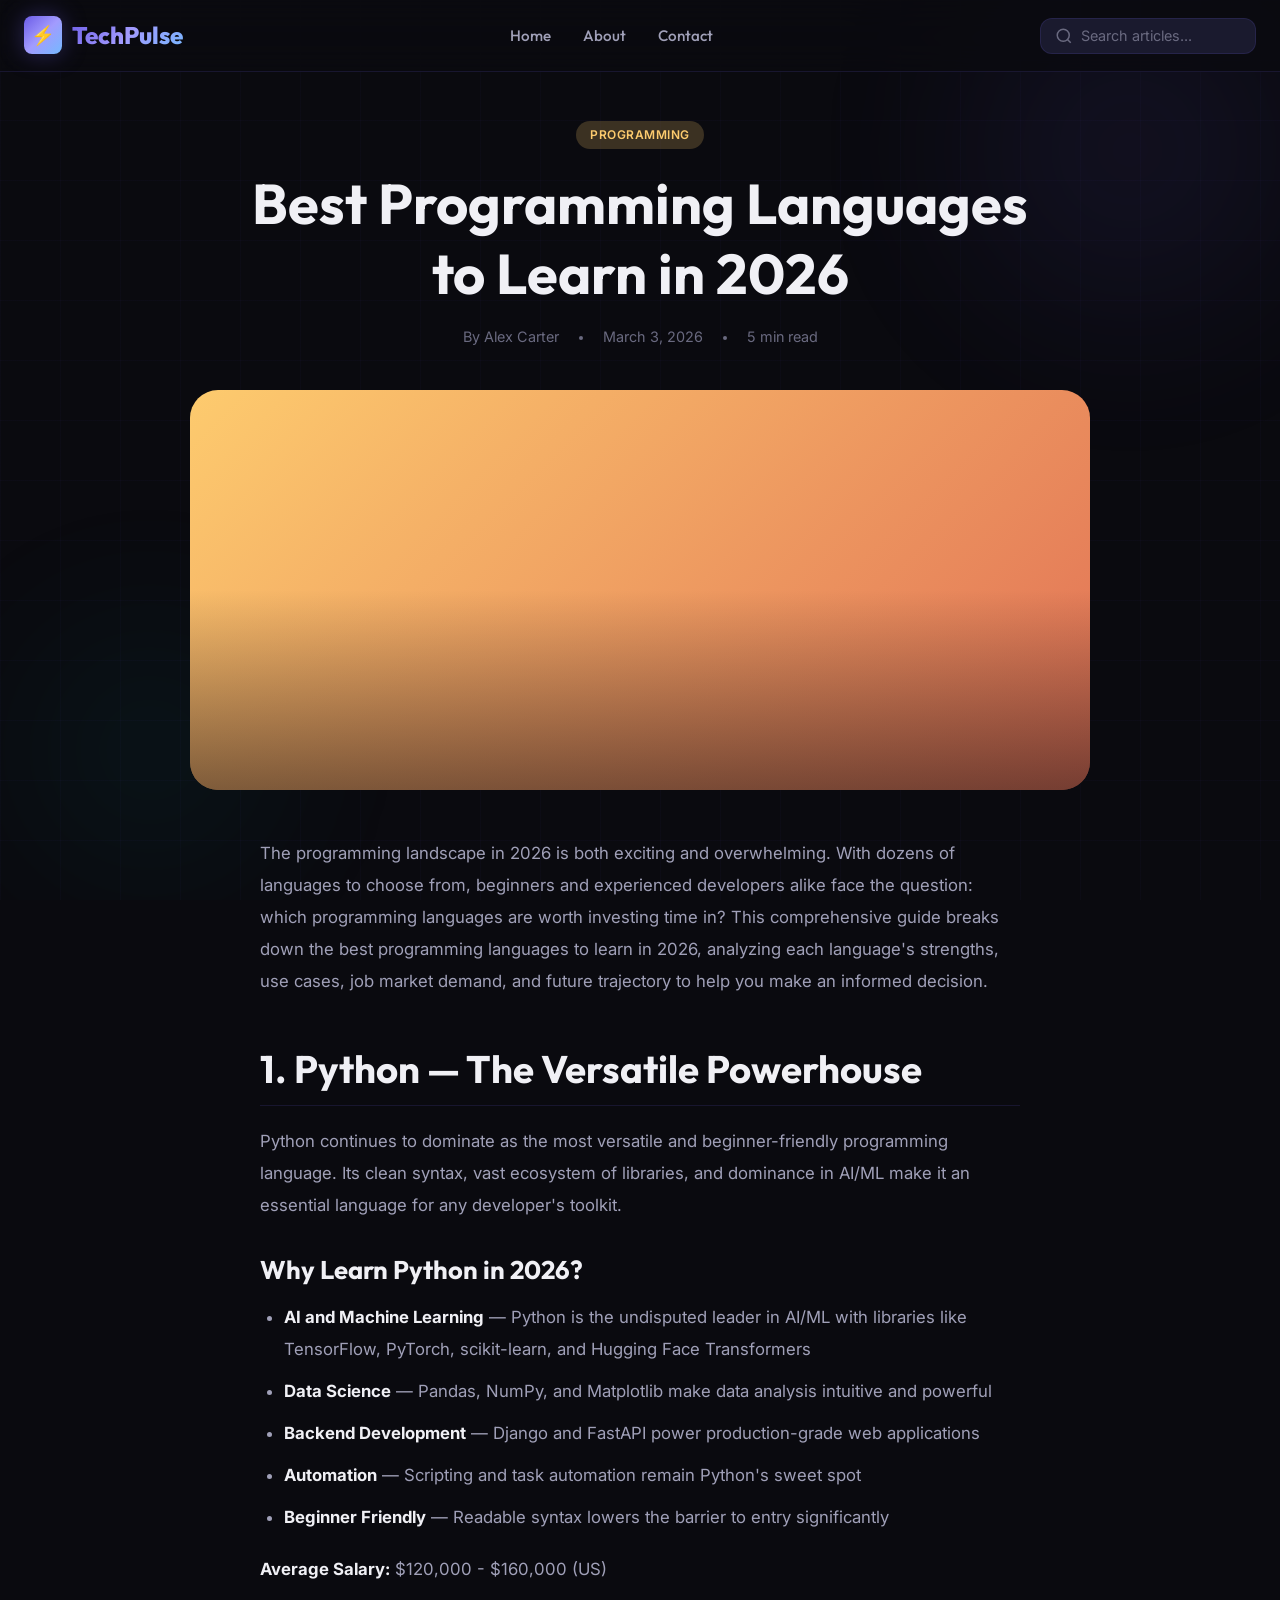
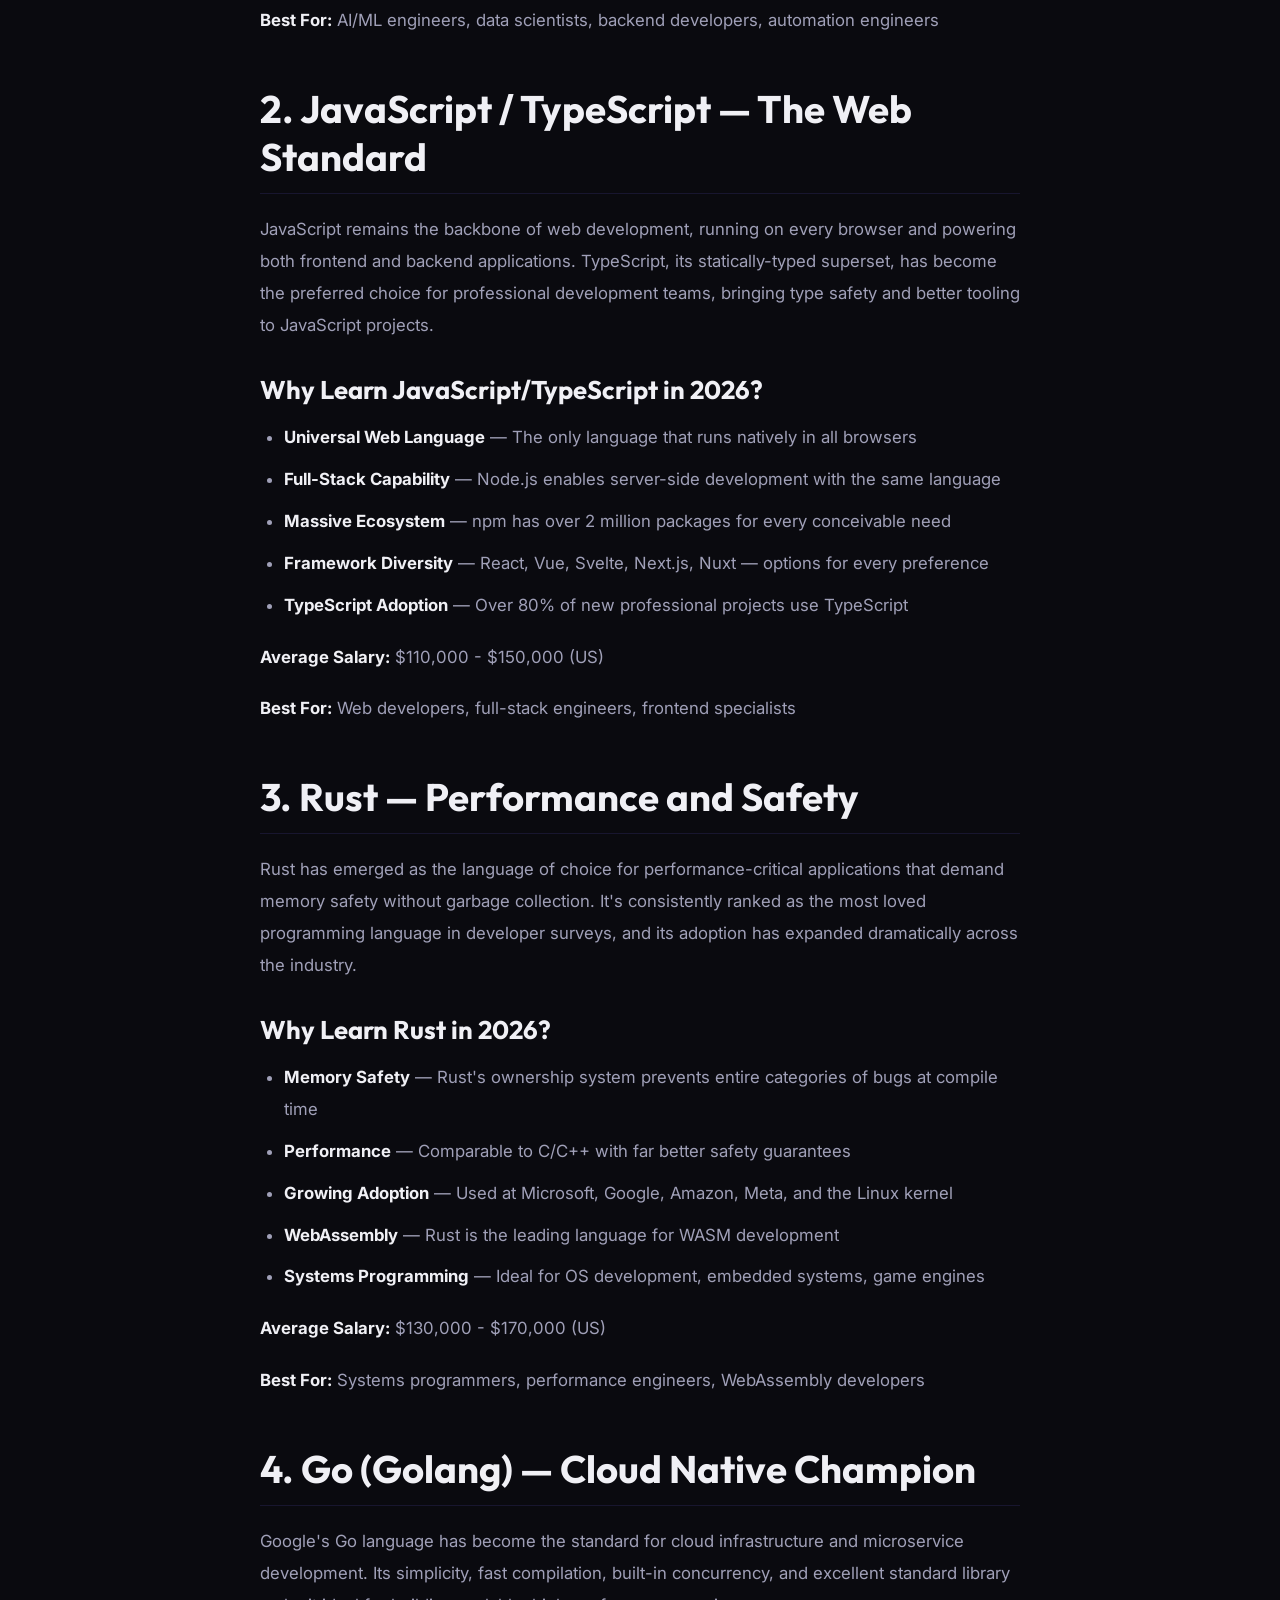
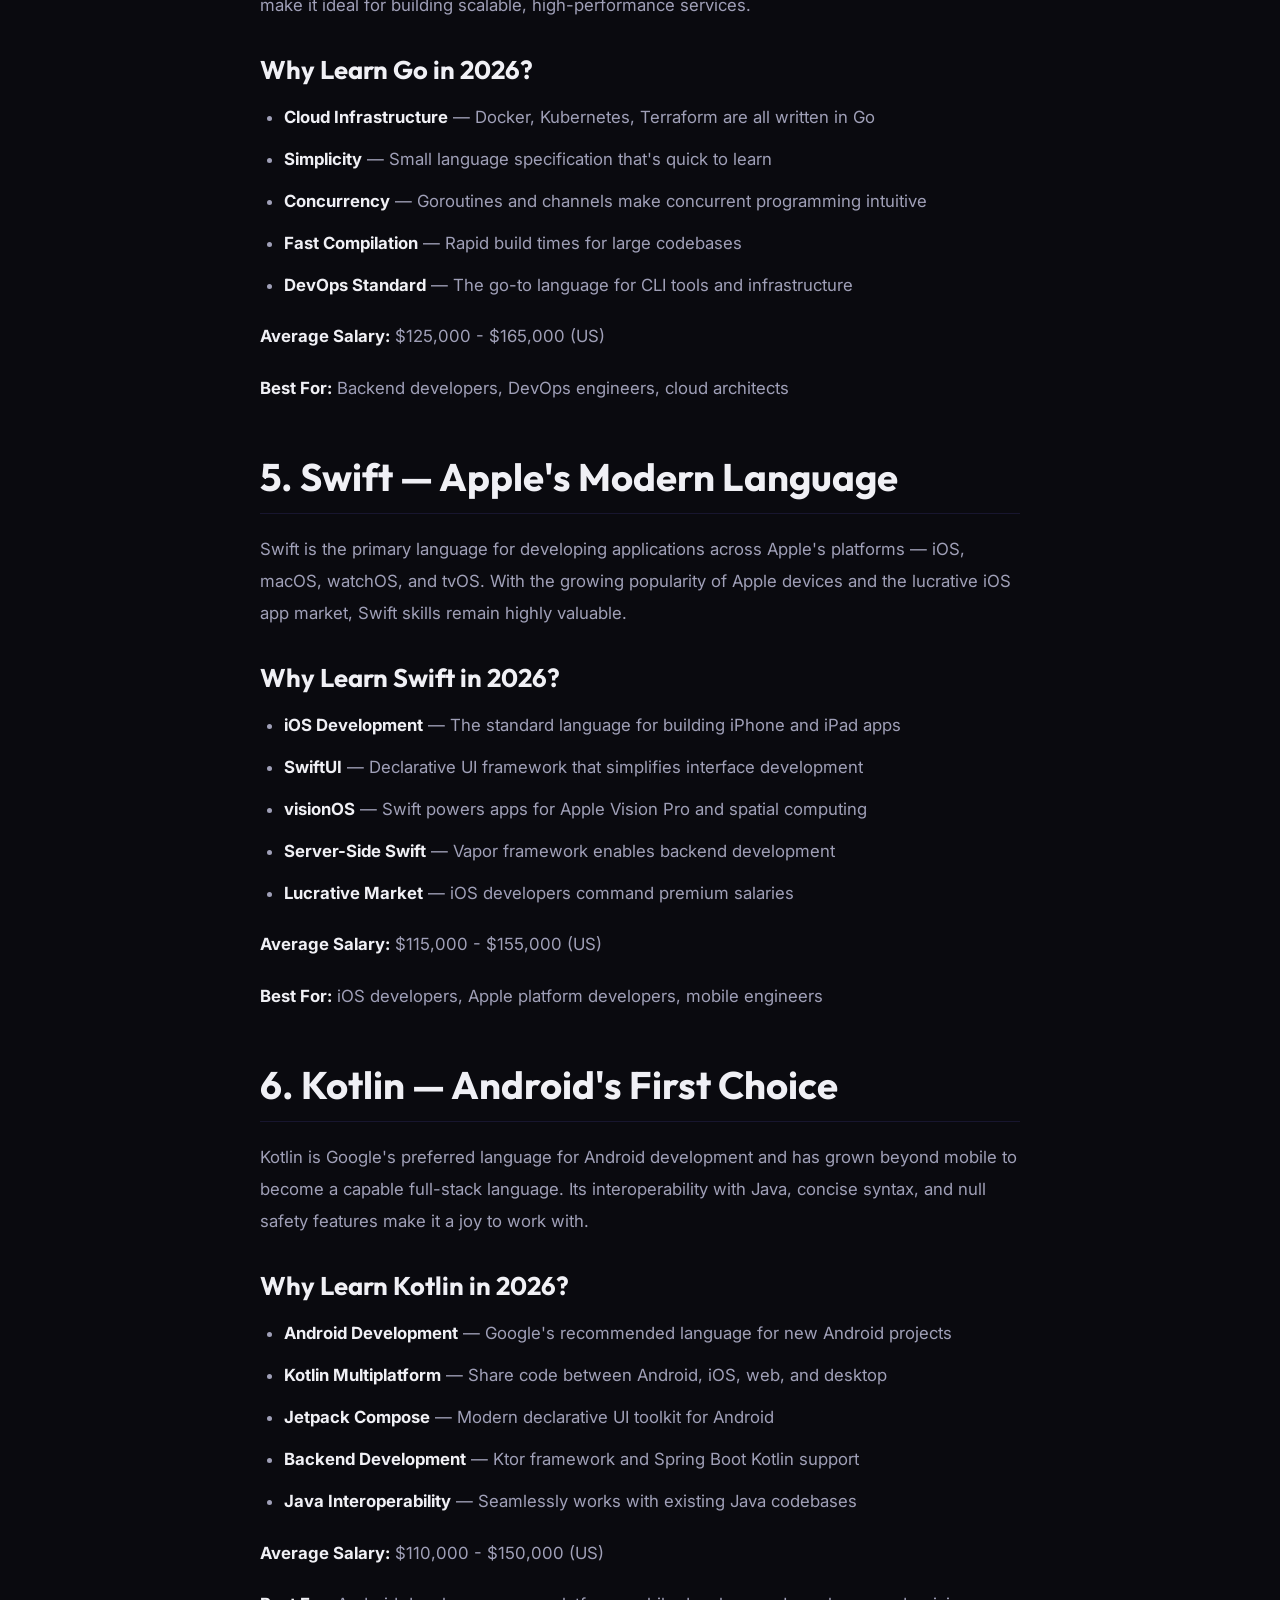
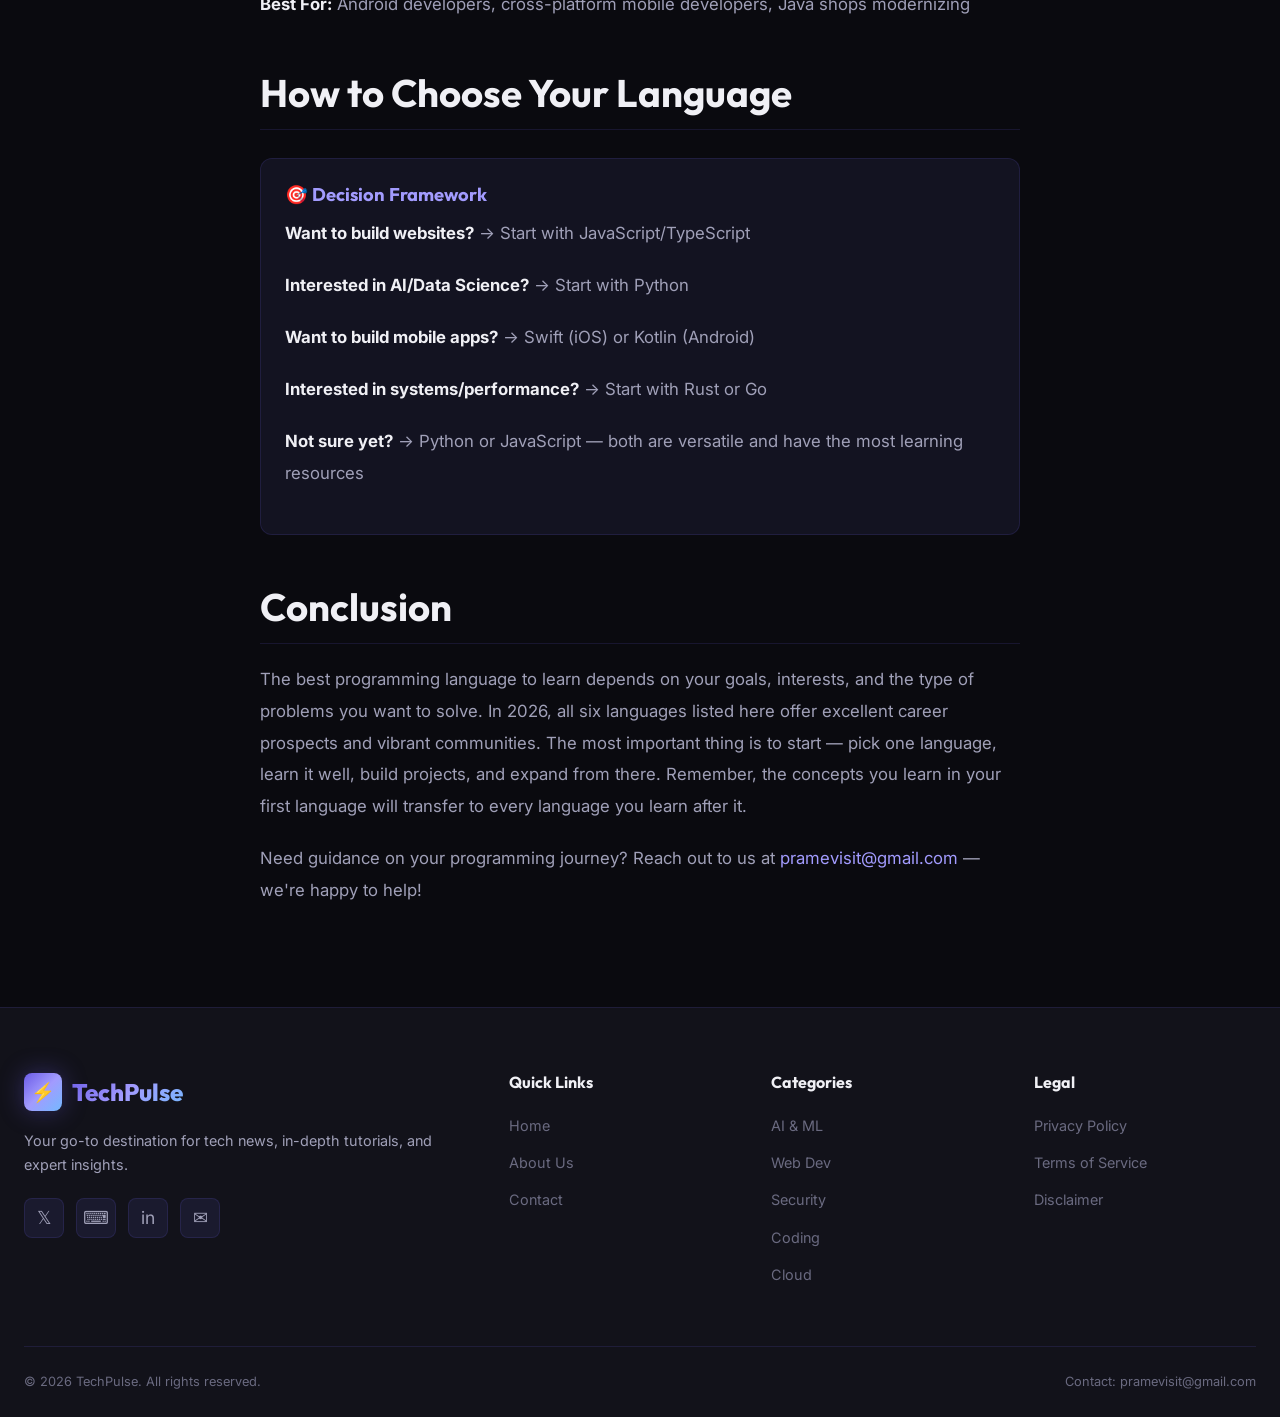
<file: articles/best-programming-languages.html>
<!DOCTYPE html>
<html lang="en">

<head>
    <meta charset="UTF-8">
    <meta name="viewport" content="width=device-width, initial-scale=1.0">
    <title>Best Programming Languages to Learn in 2026 — TechPulse</title>
    <meta name="description"
        content="Explore the best programming languages to learn in 2026. From Python and JavaScript to Rust and Go, discover which languages offer the best career opportunities and why.">
    <meta name="keywords"
        content="best programming languages 2026, learn programming, Python vs JavaScript, Rust programming, Go language, TypeScript, top coding languages">
    <meta name="robots" content="index, follow">
    <link rel="canonical" href="https://techpulse.blog/articles/best-programming-languages.html">

    <meta property="og:type" content="article">
    <meta property="og:title" content="Best Programming Languages to Learn in 2026">
    <meta property="og:description"
        content="Explore the best programming languages to learn in 2026 for career growth.">
    <meta property="article:published_time" content="2026-03-03">
    <meta property="article:section" content="Programming">

    <script type="application/ld+json">
  {
    "@context": "https://schema.org",
    "@type": "Article",
    "headline": "Best Programming Languages to Learn in 2026",
    "description": "Explore the best programming languages to learn in 2026 for career growth and opportunities.",
    "datePublished": "2026-03-03",
    "dateModified": "2026-03-03",
    "author": {"@type": "Person", "name": "Alex Carter"},
    "publisher": {"@type": "Organization", "name": "TechPulse"},
    "mainEntityOfPage": {"@type": "WebPage", "@id": "https://techpulse.blog/articles/best-programming-languages.html"}
  }
  </script>

    <link rel="stylesheet" href="../style.css">
    <script async src="https://pagead2.googlesyndication.com/pagead/js/adsbygoogle.js?client=ca-pub-6546957481428602"
        crossorigin="anonymous"></script>
</head>

<body>
    <div class="bg-grid"></div>
    <div class="bg-orbs"></div>

    <header class="header" id="header">
        <div class="container">
            <a href="../index.html" class="logo">
                <div class="logo-icon">⚡</div><span>TechPulse</span>
            </a>
            <nav class="nav-links" id="navLinks">
                <a href="../index.html">Home</a>
                <a href="../about.html">About</a>
                <a href="../contact.html">Contact</a>
            </nav>
            <div class="nav-search">
                <svg xmlns="http://www.w3.org/2000/svg" fill="none" viewBox="0 0 24 24" stroke="currentColor"
                    stroke-width="2">
                    <circle cx="11" cy="11" r="8" />
                    <line x1="21" y1="21" x2="16.65" y2="16.65" />
                </svg>
                <input type="text" placeholder="Search articles..." aria-label="Search articles">
            </div>
            <button class="mobile-toggle" id="mobileToggle"
                aria-label="Toggle menu"><span></span><span></span><span></span></button>
        </div>
    </header>

    <article class="article-page">
        <div class="container">
            <div class="article-header">
                <span class="badge badge-coding">Programming</span>
                <h1>Best Programming Languages to Learn in 2026</h1>
                <div class="article-meta">
                    <span>By Alex Carter</span>
                    <span class="divider"></span>
                    <span>March 3, 2026</span>
                    <span class="divider"></span>
                    <span id="readTime">11 min read</span>
                </div>
            </div>

            <div class="article-hero-image">
                <div style="width:100%;height:100%;background:linear-gradient(135deg,#fdcb6e,#e17055);"></div>
                <div class="overlay"></div>
            </div>

            <div class="article-content">
                <p>The programming landscape in 2026 is both exciting and overwhelming. With dozens of languages to
                    choose from, beginners and experienced developers alike face the question: which programming
                    languages are worth investing time in? This comprehensive guide breaks down the best programming
                    languages to learn in 2026, analyzing each language's strengths, use cases, job market demand, and
                    future trajectory to help you make an informed decision.</p>

                <h2>1. Python — The Versatile Powerhouse</h2>
                <p>Python continues to dominate as the most versatile and beginner-friendly programming language. Its
                    clean syntax, vast ecosystem of libraries, and dominance in AI/ML make it an essential language for
                    any developer's toolkit.</p>

                <h3>Why Learn Python in 2026?</h3>
                <ul>
                    <li><strong>AI and Machine Learning</strong> — Python is the undisputed leader in AI/ML with
                        libraries like TensorFlow, PyTorch, scikit-learn, and Hugging Face Transformers</li>
                    <li><strong>Data Science</strong> — Pandas, NumPy, and Matplotlib make data analysis intuitive and
                        powerful</li>
                    <li><strong>Backend Development</strong> — Django and FastAPI power production-grade web
                        applications</li>
                    <li><strong>Automation</strong> — Scripting and task automation remain Python's sweet spot</li>
                    <li><strong>Beginner Friendly</strong> — Readable syntax lowers the barrier to entry significantly
                    </li>
                </ul>

                <p><strong>Average Salary:</strong> $120,000 - $160,000 (US)</p>
                <p><strong>Best For:</strong> AI/ML engineers, data scientists, backend developers, automation engineers
                </p>

                <h2>2. JavaScript / TypeScript — The Web Standard</h2>
                <p>JavaScript remains the backbone of web development, running on every browser and powering both
                    frontend and backend applications. TypeScript, its statically-typed superset, has become the
                    preferred choice for professional development teams, bringing type safety and better tooling to
                    JavaScript projects.</p>

                <h3>Why Learn JavaScript/TypeScript in 2026?</h3>
                <ul>
                    <li><strong>Universal Web Language</strong> — The only language that runs natively in all browsers
                    </li>
                    <li><strong>Full-Stack Capability</strong> — Node.js enables server-side development with the same
                        language</li>
                    <li><strong>Massive Ecosystem</strong> — npm has over 2 million packages for every conceivable need
                    </li>
                    <li><strong>Framework Diversity</strong> — React, Vue, Svelte, Next.js, Nuxt — options for every
                        preference</li>
                    <li><strong>TypeScript Adoption</strong> — Over 80% of new professional projects use TypeScript</li>
                </ul>

                <p><strong>Average Salary:</strong> $110,000 - $150,000 (US)</p>
                <p><strong>Best For:</strong> Web developers, full-stack engineers, frontend specialists</p>

                <h2>3. Rust — Performance and Safety</h2>
                <p>Rust has emerged as the language of choice for performance-critical applications that demand memory
                    safety without garbage collection. It's consistently ranked as the most loved programming language
                    in developer surveys, and its adoption has expanded dramatically across the industry.</p>

                <h3>Why Learn Rust in 2026?</h3>
                <ul>
                    <li><strong>Memory Safety</strong> — Rust's ownership system prevents entire categories of bugs at
                        compile time</li>
                    <li><strong>Performance</strong> — Comparable to C/C++ with far better safety guarantees</li>
                    <li><strong>Growing Adoption</strong> — Used at Microsoft, Google, Amazon, Meta, and the Linux
                        kernel</li>
                    <li><strong>WebAssembly</strong> — Rust is the leading language for WASM development</li>
                    <li><strong>Systems Programming</strong> — Ideal for OS development, embedded systems, game engines
                    </li>
                </ul>

                <p><strong>Average Salary:</strong> $130,000 - $170,000 (US)</p>
                <p><strong>Best For:</strong> Systems programmers, performance engineers, WebAssembly developers</p>

                <h2>4. Go (Golang) — Cloud Native Champion</h2>
                <p>Google's Go language has become the standard for cloud infrastructure and microservice development.
                    Its simplicity, fast compilation, built-in concurrency, and excellent standard library make it ideal
                    for building scalable, high-performance services.</p>

                <h3>Why Learn Go in 2026?</h3>
                <ul>
                    <li><strong>Cloud Infrastructure</strong> — Docker, Kubernetes, Terraform are all written in Go</li>
                    <li><strong>Simplicity</strong> — Small language specification that's quick to learn</li>
                    <li><strong>Concurrency</strong> — Goroutines and channels make concurrent programming intuitive
                    </li>
                    <li><strong>Fast Compilation</strong> — Rapid build times for large codebases</li>
                    <li><strong>DevOps Standard</strong> — The go-to language for CLI tools and infrastructure</li>
                </ul>

                <p><strong>Average Salary:</strong> $125,000 - $165,000 (US)</p>
                <p><strong>Best For:</strong> Backend developers, DevOps engineers, cloud architects</p>

                <h2>5. Swift — Apple's Modern Language</h2>
                <p>Swift is the primary language for developing applications across Apple's platforms — iOS, macOS,
                    watchOS, and tvOS. With the growing popularity of Apple devices and the lucrative iOS app market,
                    Swift skills remain highly valuable.</p>

                <h3>Why Learn Swift in 2026?</h3>
                <ul>
                    <li><strong>iOS Development</strong> — The standard language for building iPhone and iPad apps</li>
                    <li><strong>SwiftUI</strong> — Declarative UI framework that simplifies interface development</li>
                    <li><strong>visionOS</strong> — Swift powers apps for Apple Vision Pro and spatial computing</li>
                    <li><strong>Server-Side Swift</strong> — Vapor framework enables backend development</li>
                    <li><strong>Lucrative Market</strong> — iOS developers command premium salaries</li>
                </ul>

                <p><strong>Average Salary:</strong> $115,000 - $155,000 (US)</p>
                <p><strong>Best For:</strong> iOS developers, Apple platform developers, mobile engineers</p>

                <h2>6. Kotlin — Android's First Choice</h2>
                <p>Kotlin is Google's preferred language for Android development and has grown beyond mobile to become a
                    capable full-stack language. Its interoperability with Java, concise syntax, and null safety
                    features make it a joy to work with.</p>

                <h3>Why Learn Kotlin in 2026?</h3>
                <ul>
                    <li><strong>Android Development</strong> — Google's recommended language for new Android projects
                    </li>
                    <li><strong>Kotlin Multiplatform</strong> — Share code between Android, iOS, web, and desktop</li>
                    <li><strong>Jetpack Compose</strong> — Modern declarative UI toolkit for Android</li>
                    <li><strong>Backend Development</strong> — Ktor framework and Spring Boot Kotlin support</li>
                    <li><strong>Java Interoperability</strong> — Seamlessly works with existing Java codebases</li>
                </ul>

                <p><strong>Average Salary:</strong> $110,000 - $150,000 (US)</p>
                <p><strong>Best For:</strong> Android developers, cross-platform mobile developers, Java shops
                    modernizing</p>

                <h2>How to Choose Your Language</h2>
                <div class="info-box">
                    <h4>🎯 Decision Framework</h4>
                    <p><strong>Want to build websites?</strong> → Start with JavaScript/TypeScript</p>
                    <p><strong>Interested in AI/Data Science?</strong> → Start with Python</p>
                    <p><strong>Want to build mobile apps?</strong> → Swift (iOS) or Kotlin (Android)</p>
                    <p><strong>Interested in systems/performance?</strong> → Start with Rust or Go</p>
                    <p><strong>Not sure yet?</strong> → Python or JavaScript — both are versatile and have the most
                        learning resources</p>
                </div>

                <h2>Conclusion</h2>
                <p>The best programming language to learn depends on your goals, interests, and the type of problems you
                    want to solve. In 2026, all six languages listed here offer excellent career prospects and vibrant
                    communities. The most important thing is to start — pick one language, learn it well, build
                    projects, and expand from there. Remember, the concepts you learn in your first language will
                    transfer to every language you learn after it.</p>

                <p>Need guidance on your programming journey? Reach out to us at <a
                        href="mailto:pramevisit@gmail.com">pramevisit@gmail.com</a> — we're happy to help!</p>

            </div>
        </div>
    </article>

    <footer class="footer">
        <div class="container">
            <div class="footer-grid">
                <div class="footer-brand">
                    <a href="../index.html" class="logo">
                        <div class="logo-icon">⚡</div><span>TechPulse</span>
                    </a>
                    <p>Your go-to destination for tech news, in-depth tutorials, and expert insights.</p>
                    <div class="footer-social">
                        <a href="#" aria-label="Twitter">𝕏</a><a href="#" aria-label="GitHub">⌨</a><a href="#"
                            aria-label="LinkedIn">in</a><a href="mailto:pramevisit@gmail.com" aria-label="Email">✉</a>
                    </div>
                </div>
                <div class="footer-column">
                    <h4>Quick Links</h4>
                    <ul>
                        <li><a href="../index.html">Home</a></li>
                        <li><a href="../about.html">About Us</a></li>
                        <li><a href="../contact.html">Contact</a></li>
                    </ul>
                </div>
                <div class="footer-column">
                    <h4>Categories</h4>
                    <ul>
                        <li><a href="ai-tools-2026.html">AI & ML</a></li>
                        <li><a href="learn-web-development.html">Web Dev</a></li>
                        <li><a href="cybersecurity-tips.html">Security</a></li>
                        <li><a href="best-programming-languages.html">Coding</a></li>
                        <li><a href="cloud-computing-guide.html">Cloud</a></li>
                    </ul>
                </div>
                <div class="footer-column">
                    <h4>Legal</h4>
                    <ul>
                        <li><a href="../privacy-policy.html">Privacy Policy</a></li>
                        <li><a href="../terms.html">Terms of Service</a></li>
                        <li><a href="../disclaimer.html">Disclaimer</a></li>
                    </ul>
                </div>
            </div>
            <div class="footer-bottom">
                <span>&copy; 2026 TechPulse. All rights reserved.</span>
                <span>Contact: <a href="mailto:pramevisit@gmail.com">pramevisit@gmail.com</a></span>
            </div>
        </div>
    </footer>
    <script src="../script.js"></script>
</body>

</html>
</file>
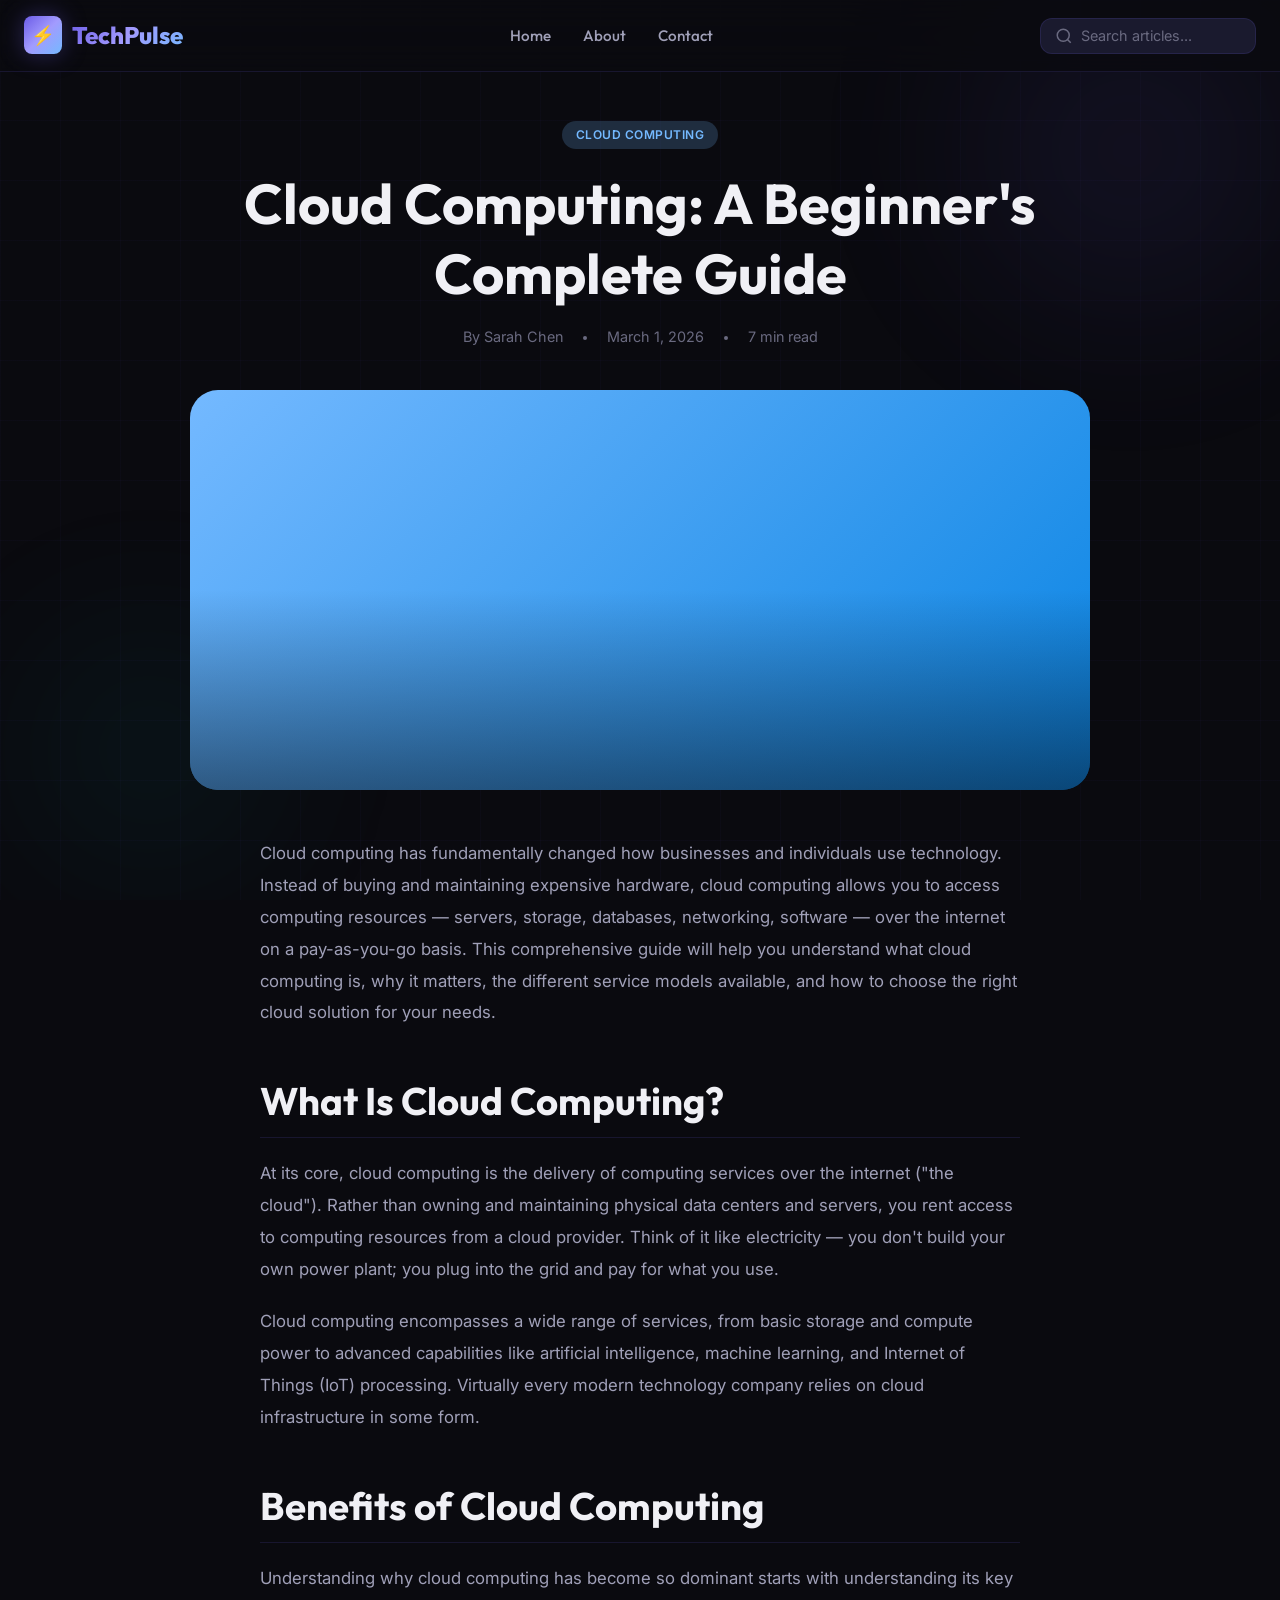
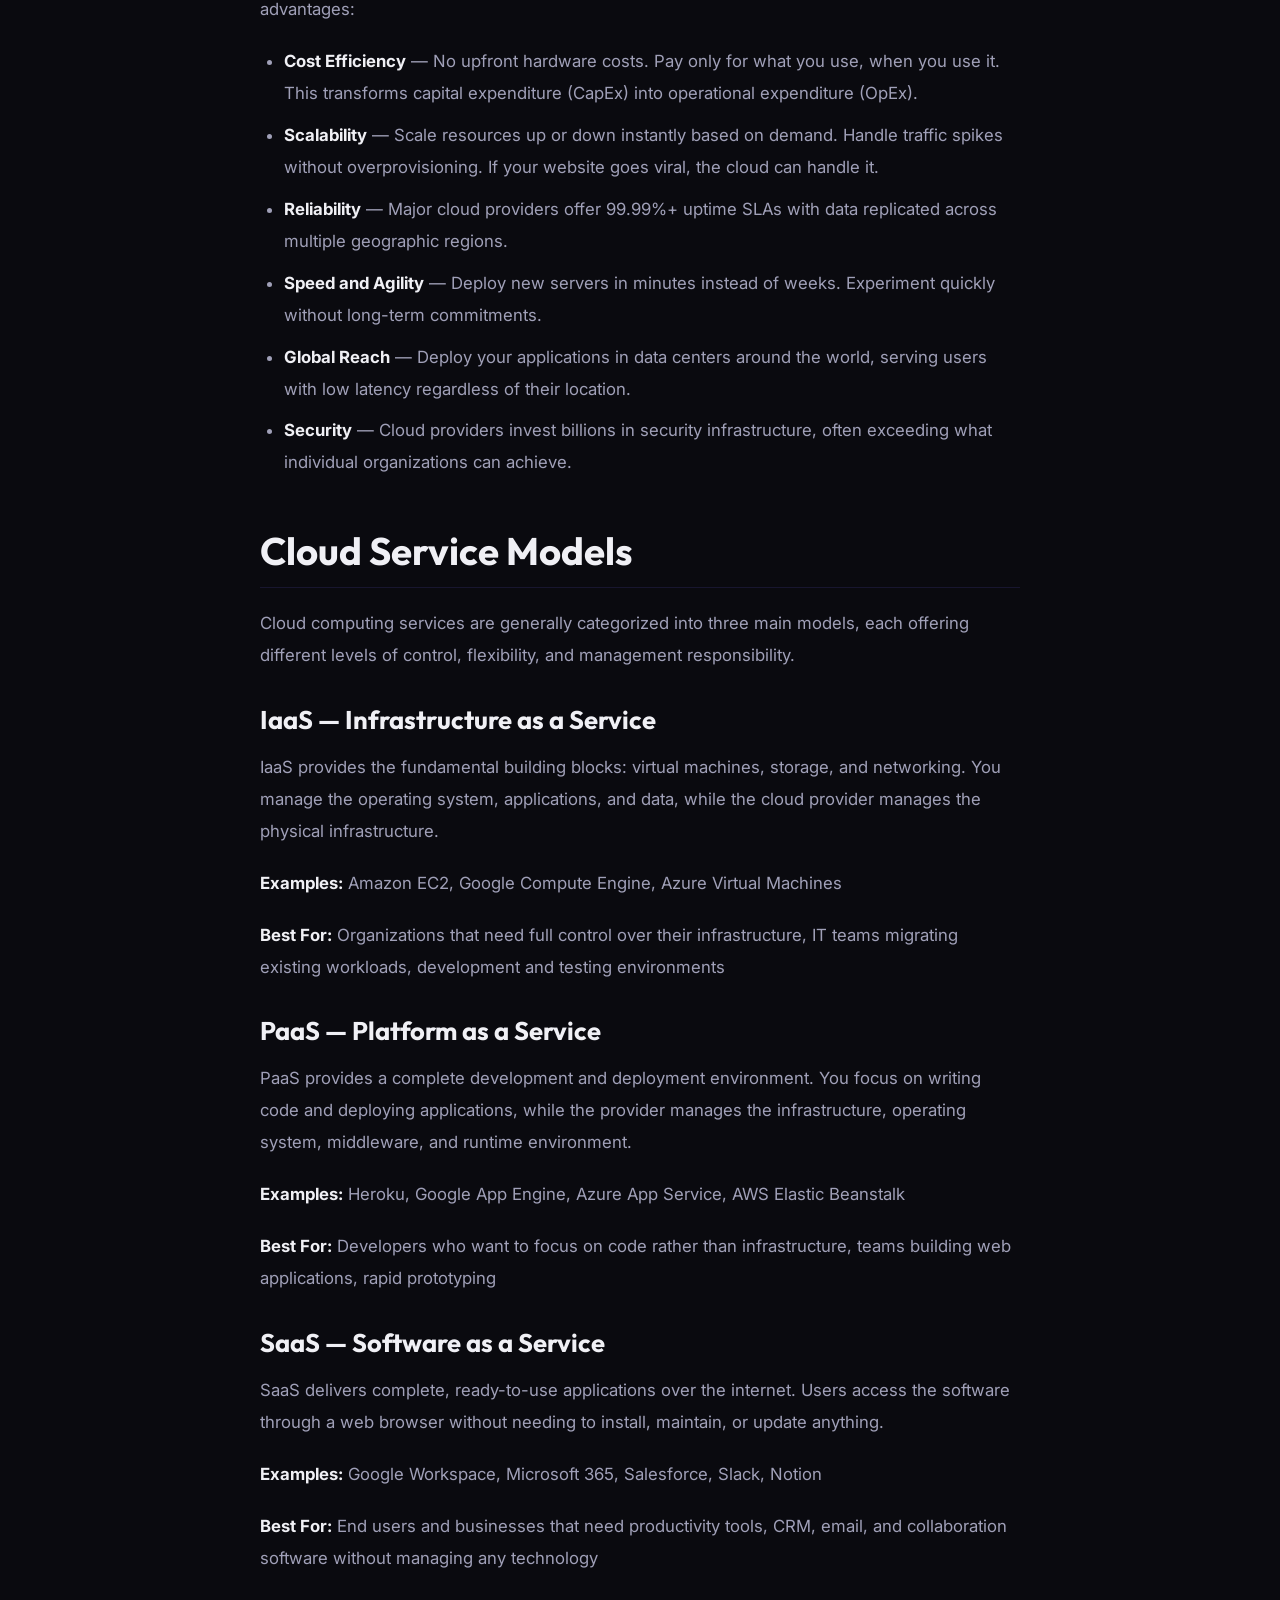
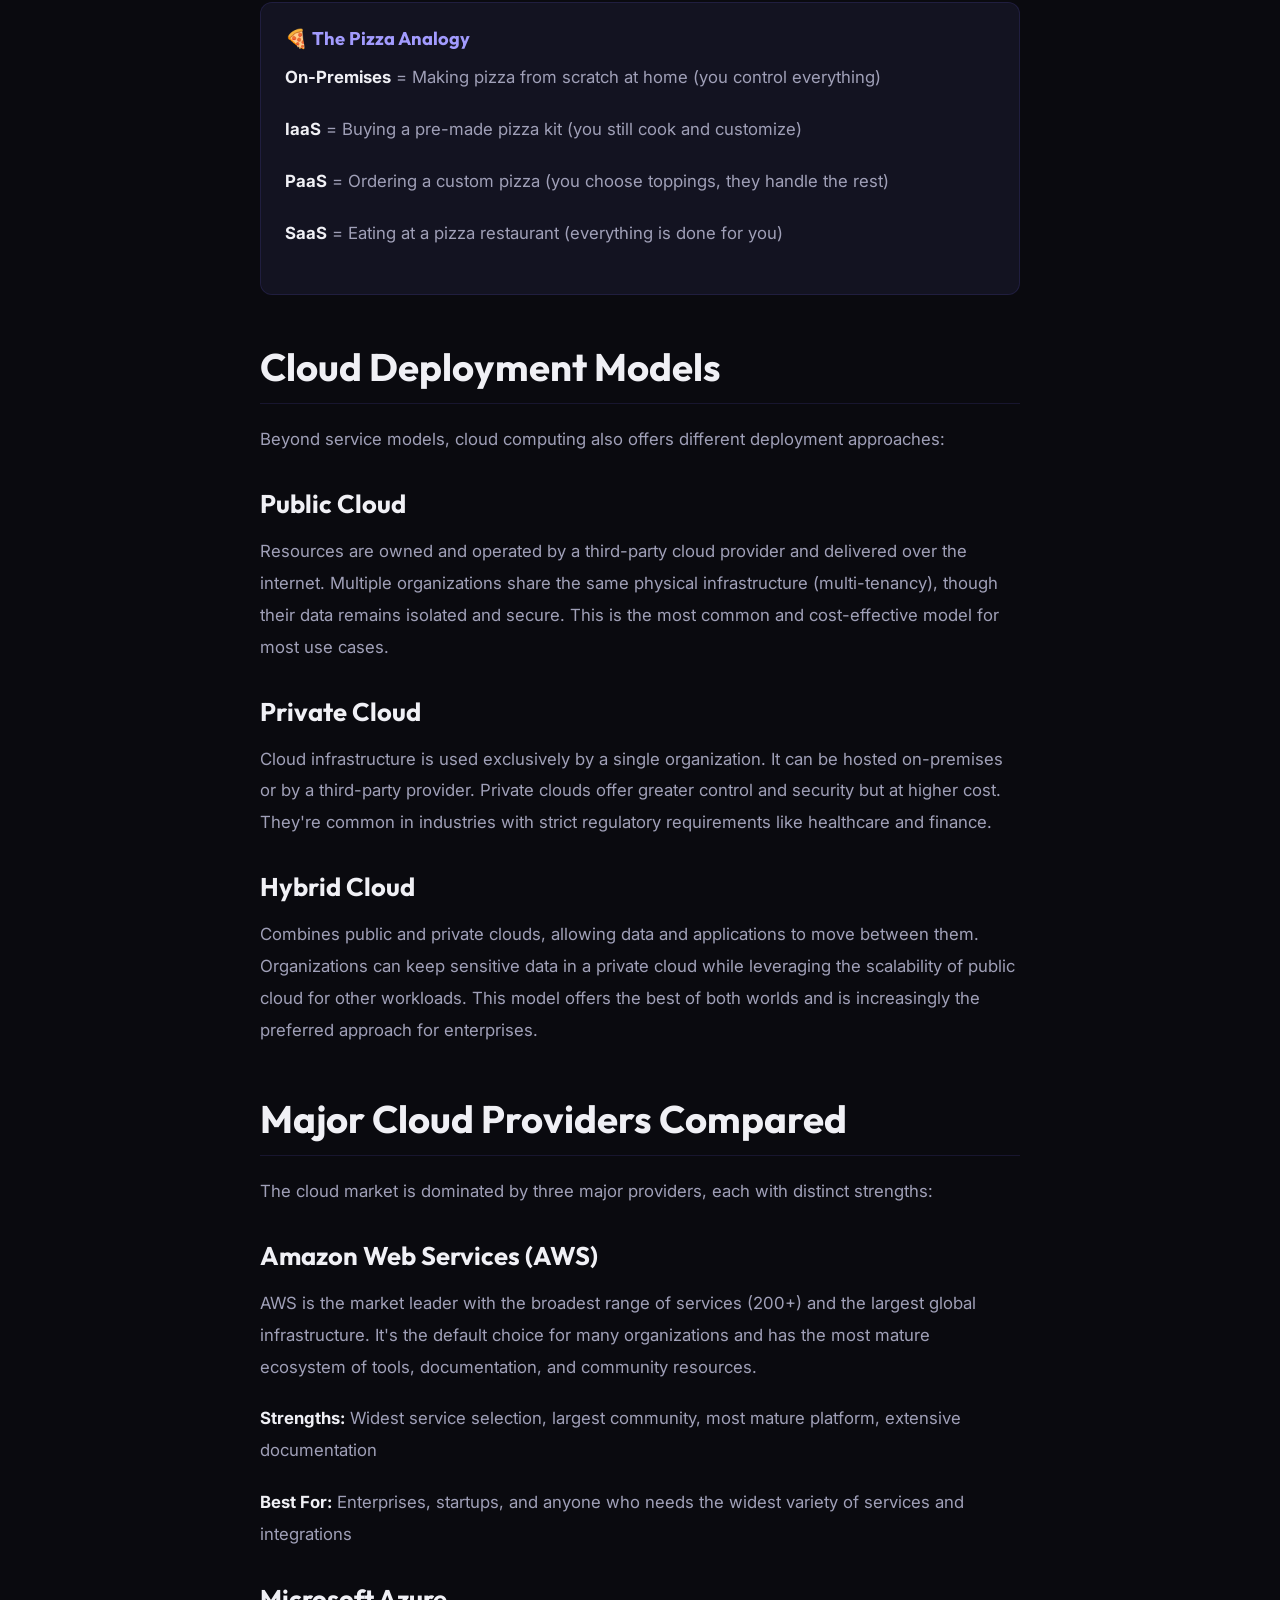
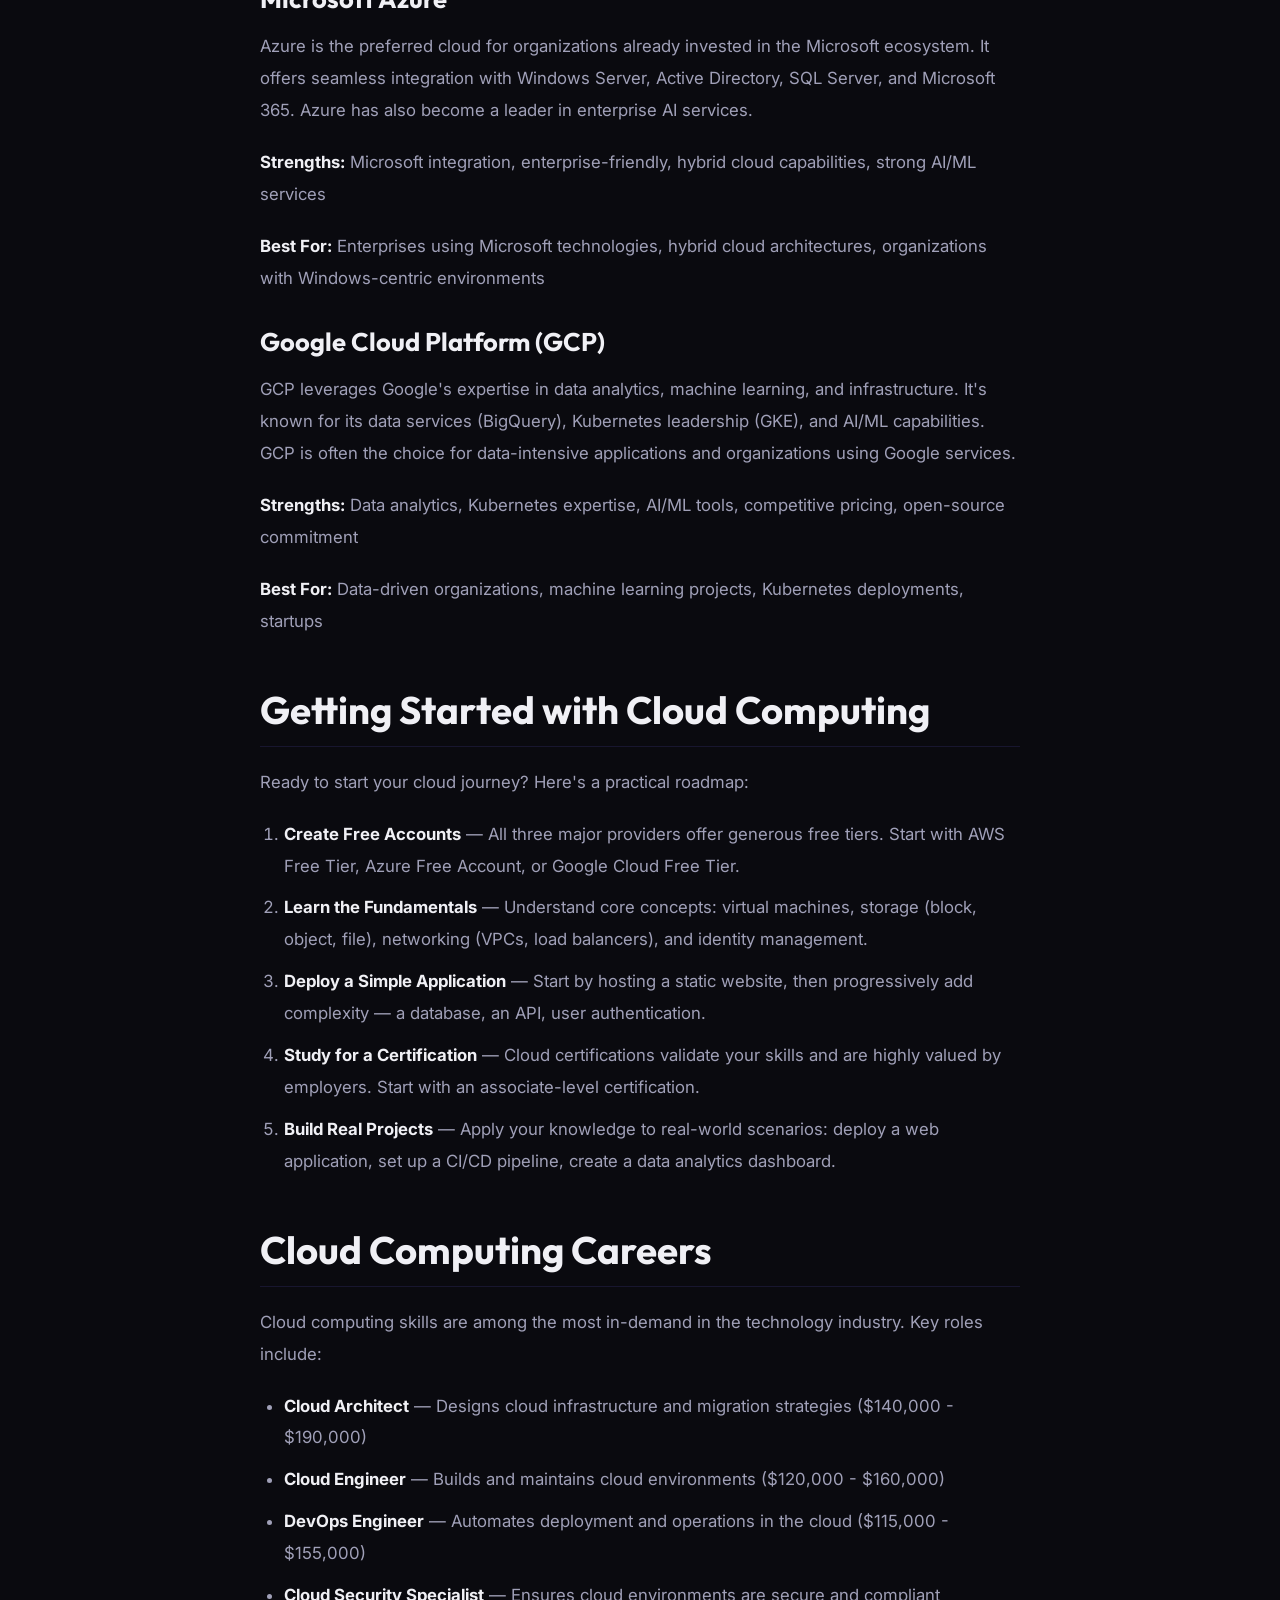
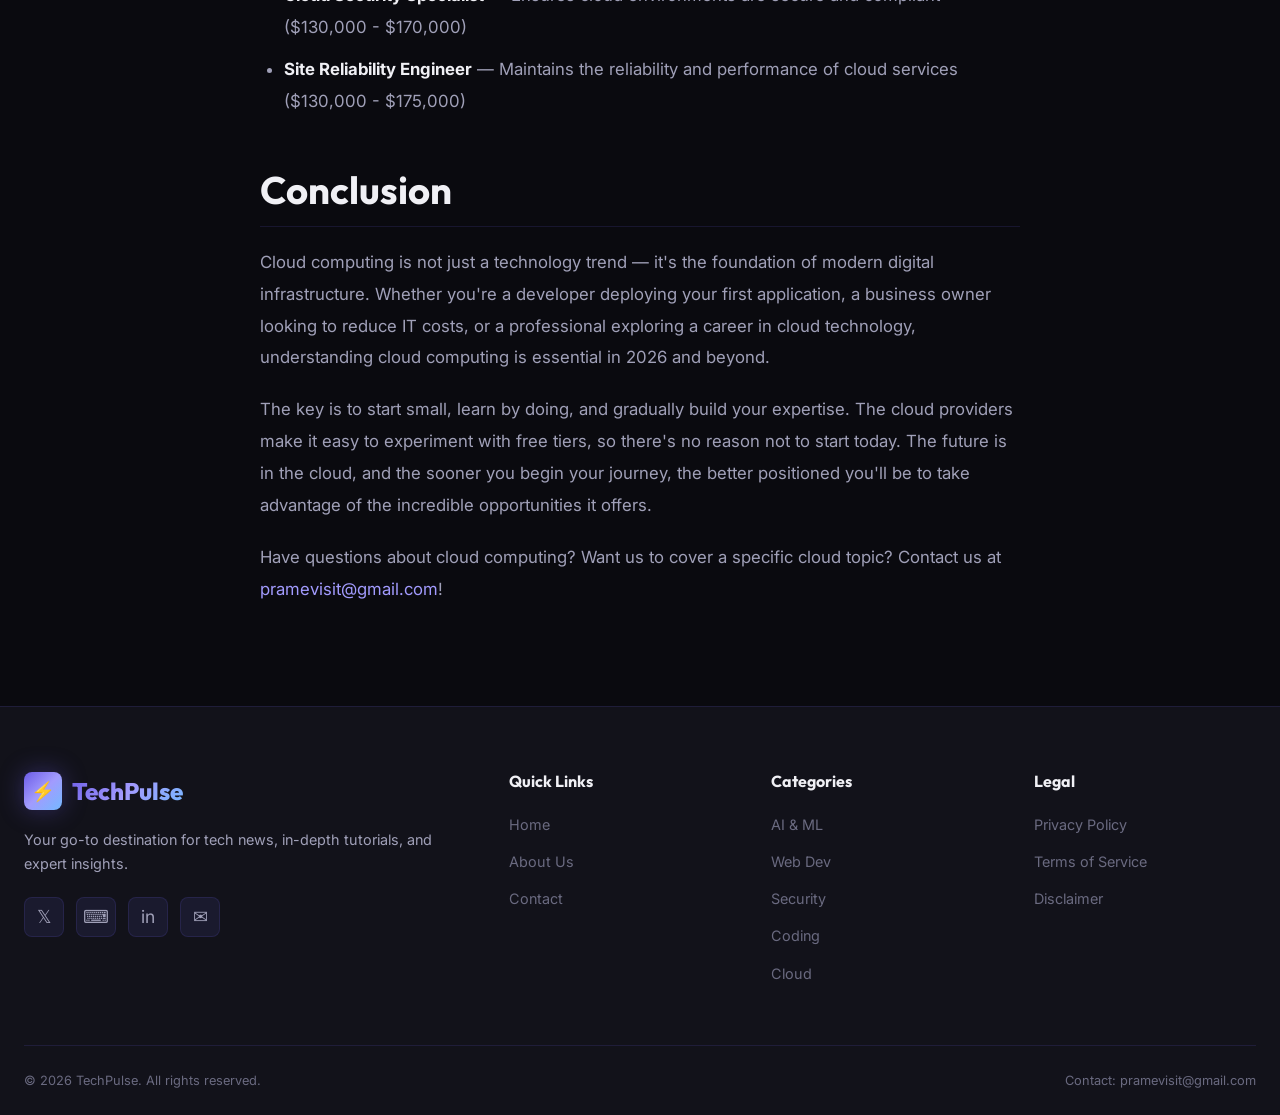
<file: articles/cloud-computing-guide.html>
<!DOCTYPE html>
<html lang="en">

<head>
    <meta charset="UTF-8">
    <meta name="viewport" content="width=device-width, initial-scale=1.0">
    <title>Cloud Computing: A Beginner's Complete Guide — TechPulse</title>
    <meta name="description"
        content="A comprehensive beginner's guide to cloud computing. Learn about IaaS, PaaS, SaaS, major providers like AWS, Azure, and GCP, and how to choose the right cloud solution.">
    <meta name="keywords"
        content="cloud computing guide, what is cloud computing, AWS vs Azure vs GCP, IaaS PaaS SaaS, cloud services for beginners, cloud computing explained">
    <meta name="robots" content="index, follow">
    <link rel="canonical" href="https://techpulse.blog/articles/cloud-computing-guide.html">

    <meta property="og:type" content="article">
    <meta property="og:title" content="Cloud Computing: A Beginner's Complete Guide">
    <meta property="og:description"
        content="Everything you need to know about cloud computing, from basics to provider selection.">
    <meta property="article:published_time" content="2026-03-01">
    <meta property="article:section" content="Cloud Computing">

    <script type="application/ld+json">
  {
    "@context": "https://schema.org",
    "@type": "Article",
    "headline": "Cloud Computing: A Beginner's Complete Guide",
    "description": "A comprehensive beginner's guide to cloud computing covering IaaS, PaaS, SaaS, and major cloud providers.",
    "datePublished": "2026-03-01",
    "dateModified": "2026-03-01",
    "author": {"@type": "Person", "name": "Sarah Chen"},
    "publisher": {"@type": "Organization", "name": "TechPulse"},
    "mainEntityOfPage": {"@type": "WebPage", "@id": "https://techpulse.blog/articles/cloud-computing-guide.html"}
  }
  </script>

    <link rel="stylesheet" href="../style.css">
    <script async src="https://pagead2.googlesyndication.com/pagead/js/adsbygoogle.js?client=ca-pub-6546957481428602"
        crossorigin="anonymous"></script>
</head>

<body>
    <div class="bg-grid"></div>
    <div class="bg-orbs"></div>

    <header class="header" id="header">
        <div class="container">
            <a href="../index.html" class="logo">
                <div class="logo-icon">⚡</div><span>TechPulse</span>
            </a>
            <nav class="nav-links" id="navLinks">
                <a href="../index.html">Home</a>
                <a href="../about.html">About</a>
                <a href="../contact.html">Contact</a>
            </nav>
            <div class="nav-search">
                <svg xmlns="http://www.w3.org/2000/svg" fill="none" viewBox="0 0 24 24" stroke="currentColor"
                    stroke-width="2">
                    <circle cx="11" cy="11" r="8" />
                    <line x1="21" y1="21" x2="16.65" y2="16.65" />
                </svg>
                <input type="text" placeholder="Search articles..." aria-label="Search articles">
            </div>
            <button class="mobile-toggle" id="mobileToggle"
                aria-label="Toggle menu"><span></span><span></span><span></span></button>
        </div>
    </header>

    <article class="article-page">
        <div class="container">
            <div class="article-header">
                <span class="badge badge-cloud">Cloud Computing</span>
                <h1>Cloud Computing: A Beginner's Complete Guide</h1>
                <div class="article-meta">
                    <span>By Sarah Chen</span>
                    <span class="divider"></span>
                    <span>March 1, 2026</span>
                    <span class="divider"></span>
                    <span id="readTime">10 min read</span>
                </div>
            </div>

            <div class="article-hero-image">
                <div style="width:100%;height:100%;background:linear-gradient(135deg,#74b9ff,#0984e3);"></div>
                <div class="overlay"></div>
            </div>

            <div class="article-content">
                <p>Cloud computing has fundamentally changed how businesses and individuals use technology. Instead of
                    buying and maintaining expensive hardware, cloud computing allows you to access computing resources
                    — servers, storage, databases, networking, software — over the internet on a pay-as-you-go basis.
                    This comprehensive guide will help you understand what cloud computing is, why it matters, the
                    different service models available, and how to choose the right cloud solution for your needs.</p>

                <h2>What Is Cloud Computing?</h2>
                <p>At its core, cloud computing is the delivery of computing services over the internet ("the cloud").
                    Rather than owning and maintaining physical data centers and servers, you rent access to computing
                    resources from a cloud provider. Think of it like electricity — you don't build your own power
                    plant; you plug into the grid and pay for what you use.</p>
                <p>Cloud computing encompasses a wide range of services, from basic storage and compute power to
                    advanced capabilities like artificial intelligence, machine learning, and Internet of Things (IoT)
                    processing. Virtually every modern technology company relies on cloud infrastructure in some form.
                </p>

                <h2>Benefits of Cloud Computing</h2>
                <p>Understanding why cloud computing has become so dominant starts with understanding its key
                    advantages:</p>
                <ul>
                    <li><strong>Cost Efficiency</strong> — No upfront hardware costs. Pay only for what you use, when
                        you use it. This transforms capital expenditure (CapEx) into operational expenditure (OpEx).
                    </li>
                    <li><strong>Scalability</strong> — Scale resources up or down instantly based on demand. Handle
                        traffic spikes without overprovisioning. If your website goes viral, the cloud can handle it.
                    </li>
                    <li><strong>Reliability</strong> — Major cloud providers offer 99.99%+ uptime SLAs with data
                        replicated across multiple geographic regions.</li>
                    <li><strong>Speed and Agility</strong> — Deploy new servers in minutes instead of weeks. Experiment
                        quickly without long-term commitments.</li>
                    <li><strong>Global Reach</strong> — Deploy your applications in data centers around the world,
                        serving users with low latency regardless of their location.</li>
                    <li><strong>Security</strong> — Cloud providers invest billions in security infrastructure, often
                        exceeding what individual organizations can achieve.</li>
                </ul>

                <h2>Cloud Service Models</h2>
                <p>Cloud computing services are generally categorized into three main models, each offering different
                    levels of control, flexibility, and management responsibility.</p>

                <h3>IaaS — Infrastructure as a Service</h3>
                <p>IaaS provides the fundamental building blocks: virtual machines, storage, and networking. You manage
                    the operating system, applications, and data, while the cloud provider manages the physical
                    infrastructure.</p>
                <p><strong>Examples:</strong> Amazon EC2, Google Compute Engine, Azure Virtual Machines</p>
                <p><strong>Best For:</strong> Organizations that need full control over their infrastructure, IT teams
                    migrating existing workloads, development and testing environments</p>

                <h3>PaaS — Platform as a Service</h3>
                <p>PaaS provides a complete development and deployment environment. You focus on writing code and
                    deploying applications, while the provider manages the infrastructure, operating system, middleware,
                    and runtime environment.</p>
                <p><strong>Examples:</strong> Heroku, Google App Engine, Azure App Service, AWS Elastic Beanstalk</p>
                <p><strong>Best For:</strong> Developers who want to focus on code rather than infrastructure, teams
                    building web applications, rapid prototyping</p>

                <h3>SaaS — Software as a Service</h3>
                <p>SaaS delivers complete, ready-to-use applications over the internet. Users access the software
                    through a web browser without needing to install, maintain, or update anything.</p>
                <p><strong>Examples:</strong> Google Workspace, Microsoft 365, Salesforce, Slack, Notion</p>
                <p><strong>Best For:</strong> End users and businesses that need productivity tools, CRM, email, and
                    collaboration software without managing any technology</p>

                <div class="info-box">
                    <h4>🍕 The Pizza Analogy</h4>
                    <p><strong>On-Premises</strong> = Making pizza from scratch at home (you control everything)</p>
                    <p><strong>IaaS</strong> = Buying a pre-made pizza kit (you still cook and customize)</p>
                    <p><strong>PaaS</strong> = Ordering a custom pizza (you choose toppings, they handle the rest)</p>
                    <p><strong>SaaS</strong> = Eating at a pizza restaurant (everything is done for you)</p>
                </div>

                <h2>Cloud Deployment Models</h2>
                <p>Beyond service models, cloud computing also offers different deployment approaches:</p>

                <h3>Public Cloud</h3>
                <p>Resources are owned and operated by a third-party cloud provider and delivered over the internet.
                    Multiple organizations share the same physical infrastructure (multi-tenancy), though their data
                    remains isolated and secure. This is the most common and cost-effective model for most use cases.
                </p>

                <h3>Private Cloud</h3>
                <p>Cloud infrastructure is used exclusively by a single organization. It can be hosted on-premises or by
                    a third-party provider. Private clouds offer greater control and security but at higher cost.
                    They're common in industries with strict regulatory requirements like healthcare and finance.</p>

                <h3>Hybrid Cloud</h3>
                <p>Combines public and private clouds, allowing data and applications to move between them.
                    Organizations can keep sensitive data in a private cloud while leveraging the scalability of public
                    cloud for other workloads. This model offers the best of both worlds and is increasingly the
                    preferred approach for enterprises.</p>

                <h2>Major Cloud Providers Compared</h2>
                <p>The cloud market is dominated by three major providers, each with distinct strengths:</p>

                <h3>Amazon Web Services (AWS)</h3>
                <p>AWS is the market leader with the broadest range of services (200+) and the largest global
                    infrastructure. It's the default choice for many organizations and has the most mature ecosystem of
                    tools, documentation, and community resources.</p>
                <p><strong>Strengths:</strong> Widest service selection, largest community, most mature platform,
                    extensive documentation</p>
                <p><strong>Best For:</strong> Enterprises, startups, and anyone who needs the widest variety of services
                    and integrations</p>

                <h3>Microsoft Azure</h3>
                <p>Azure is the preferred cloud for organizations already invested in the Microsoft ecosystem. It offers
                    seamless integration with Windows Server, Active Directory, SQL Server, and Microsoft 365. Azure has
                    also become a leader in enterprise AI services.</p>
                <p><strong>Strengths:</strong> Microsoft integration, enterprise-friendly, hybrid cloud capabilities,
                    strong AI/ML services</p>
                <p><strong>Best For:</strong> Enterprises using Microsoft technologies, hybrid cloud architectures,
                    organizations with Windows-centric environments</p>

                <h3>Google Cloud Platform (GCP)</h3>
                <p>GCP leverages Google's expertise in data analytics, machine learning, and infrastructure. It's known
                    for its data services (BigQuery), Kubernetes leadership (GKE), and AI/ML capabilities. GCP is often
                    the choice for data-intensive applications and organizations using Google services.</p>
                <p><strong>Strengths:</strong> Data analytics, Kubernetes expertise, AI/ML tools, competitive pricing,
                    open-source commitment</p>
                <p><strong>Best For:</strong> Data-driven organizations, machine learning projects, Kubernetes
                    deployments, startups</p>

                <h2>Getting Started with Cloud Computing</h2>
                <p>Ready to start your cloud journey? Here's a practical roadmap:</p>
                <ol>
                    <li><strong>Create Free Accounts</strong> — All three major providers offer generous free tiers.
                        Start with AWS Free Tier, Azure Free Account, or Google Cloud Free Tier.</li>
                    <li><strong>Learn the Fundamentals</strong> — Understand core concepts: virtual machines, storage
                        (block, object, file), networking (VPCs, load balancers), and identity management.</li>
                    <li><strong>Deploy a Simple Application</strong> — Start by hosting a static website, then
                        progressively add complexity — a database, an API, user authentication.</li>
                    <li><strong>Study for a Certification</strong> — Cloud certifications validate your skills and are
                        highly valued by employers. Start with an associate-level certification.</li>
                    <li><strong>Build Real Projects</strong> — Apply your knowledge to real-world scenarios: deploy a
                        web application, set up a CI/CD pipeline, create a data analytics dashboard.</li>
                </ol>

                <h2>Cloud Computing Careers</h2>
                <p>Cloud computing skills are among the most in-demand in the technology industry. Key roles include:
                </p>
                <ul>
                    <li><strong>Cloud Architect</strong> — Designs cloud infrastructure and migration strategies
                        ($140,000 - $190,000)</li>
                    <li><strong>Cloud Engineer</strong> — Builds and maintains cloud environments ($120,000 - $160,000)
                    </li>
                    <li><strong>DevOps Engineer</strong> — Automates deployment and operations in the cloud ($115,000 -
                        $155,000)</li>
                    <li><strong>Cloud Security Specialist</strong> — Ensures cloud environments are secure and compliant
                        ($130,000 - $170,000)</li>
                    <li><strong>Site Reliability Engineer</strong> — Maintains the reliability and performance of cloud
                        services ($130,000 - $175,000)</li>
                </ul>

                <h2>Conclusion</h2>
                <p>Cloud computing is not just a technology trend — it's the foundation of modern digital
                    infrastructure. Whether you're a developer deploying your first application, a business owner
                    looking to reduce IT costs, or a professional exploring a career in cloud technology, understanding
                    cloud computing is essential in 2026 and beyond.</p>

                <p>The key is to start small, learn by doing, and gradually build your expertise. The cloud providers
                    make it easy to experiment with free tiers, so there's no reason not to start today. The future is
                    in the cloud, and the sooner you begin your journey, the better positioned you'll be to take
                    advantage of the incredible opportunities it offers.</p>

                <p>Have questions about cloud computing? Want us to cover a specific cloud topic? Contact us at <a
                        href="mailto:pramevisit@gmail.com">pramevisit@gmail.com</a>!</p>

            </div>
        </div>
    </article>

    <footer class="footer">
        <div class="container">
            <div class="footer-grid">
                <div class="footer-brand">
                    <a href="../index.html" class="logo">
                        <div class="logo-icon">⚡</div><span>TechPulse</span>
                    </a>
                    <p>Your go-to destination for tech news, in-depth tutorials, and expert insights.</p>
                    <div class="footer-social">
                        <a href="#" aria-label="Twitter">𝕏</a><a href="#" aria-label="GitHub">⌨</a><a href="#"
                            aria-label="LinkedIn">in</a><a href="mailto:pramevisit@gmail.com" aria-label="Email">✉</a>
                    </div>
                </div>
                <div class="footer-column">
                    <h4>Quick Links</h4>
                    <ul>
                        <li><a href="../index.html">Home</a></li>
                        <li><a href="../about.html">About Us</a></li>
                        <li><a href="../contact.html">Contact</a></li>
                    </ul>
                </div>
                <div class="footer-column">
                    <h4>Categories</h4>
                    <ul>
                        <li><a href="ai-tools-2026.html">AI & ML</a></li>
                        <li><a href="learn-web-development.html">Web Dev</a></li>
                        <li><a href="cybersecurity-tips.html">Security</a></li>
                        <li><a href="best-programming-languages.html">Coding</a></li>
                        <li><a href="cloud-computing-guide.html">Cloud</a></li>
                    </ul>
                </div>
                <div class="footer-column">
                    <h4>Legal</h4>
                    <ul>
                        <li><a href="../privacy-policy.html">Privacy Policy</a></li>
                        <li><a href="../terms.html">Terms of Service</a></li>
                        <li><a href="../disclaimer.html">Disclaimer</a></li>
                    </ul>
                </div>
            </div>
            <div class="footer-bottom">
                <span>&copy; 2026 TechPulse. All rights reserved.</span>
                <span>Contact: <a href="mailto:pramevisit@gmail.com">pramevisit@gmail.com</a></span>
            </div>
        </div>
    </footer>
    <script src="../script.js"></script>
</body>

</html>
</file>
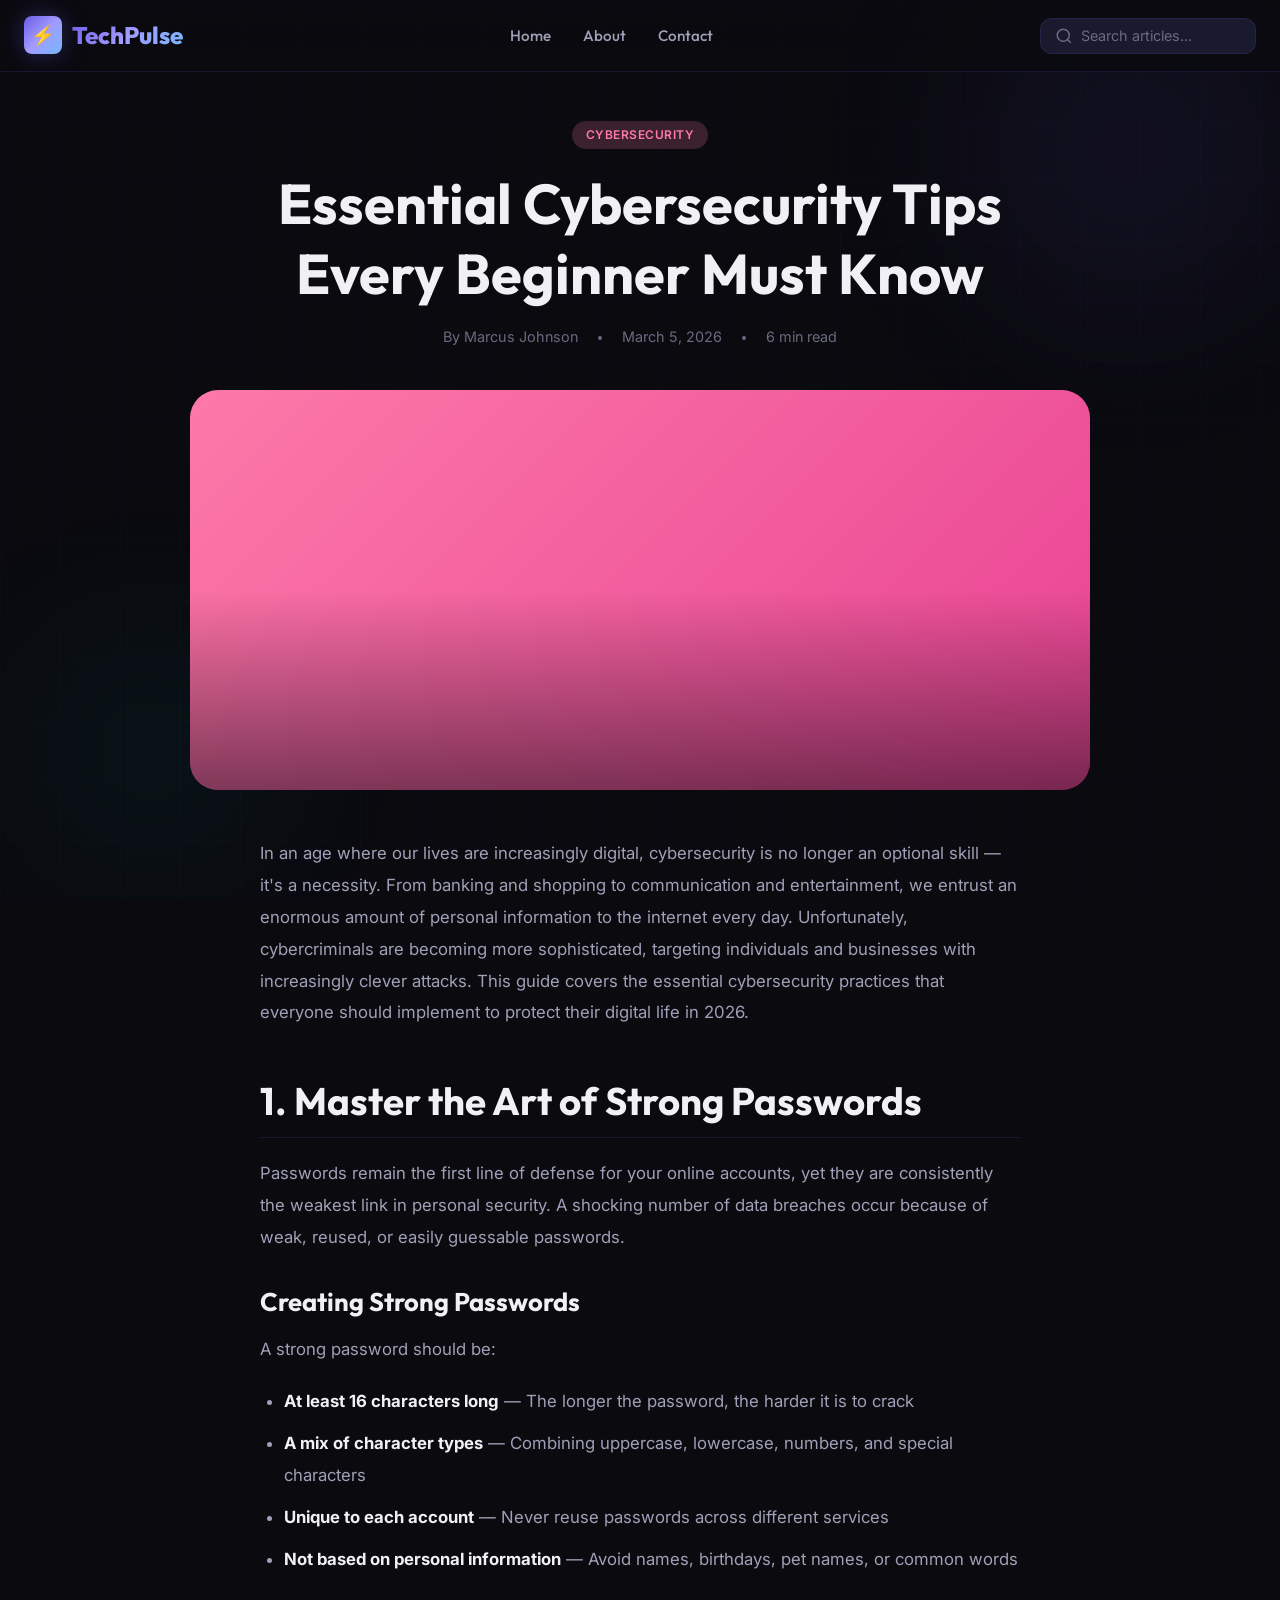
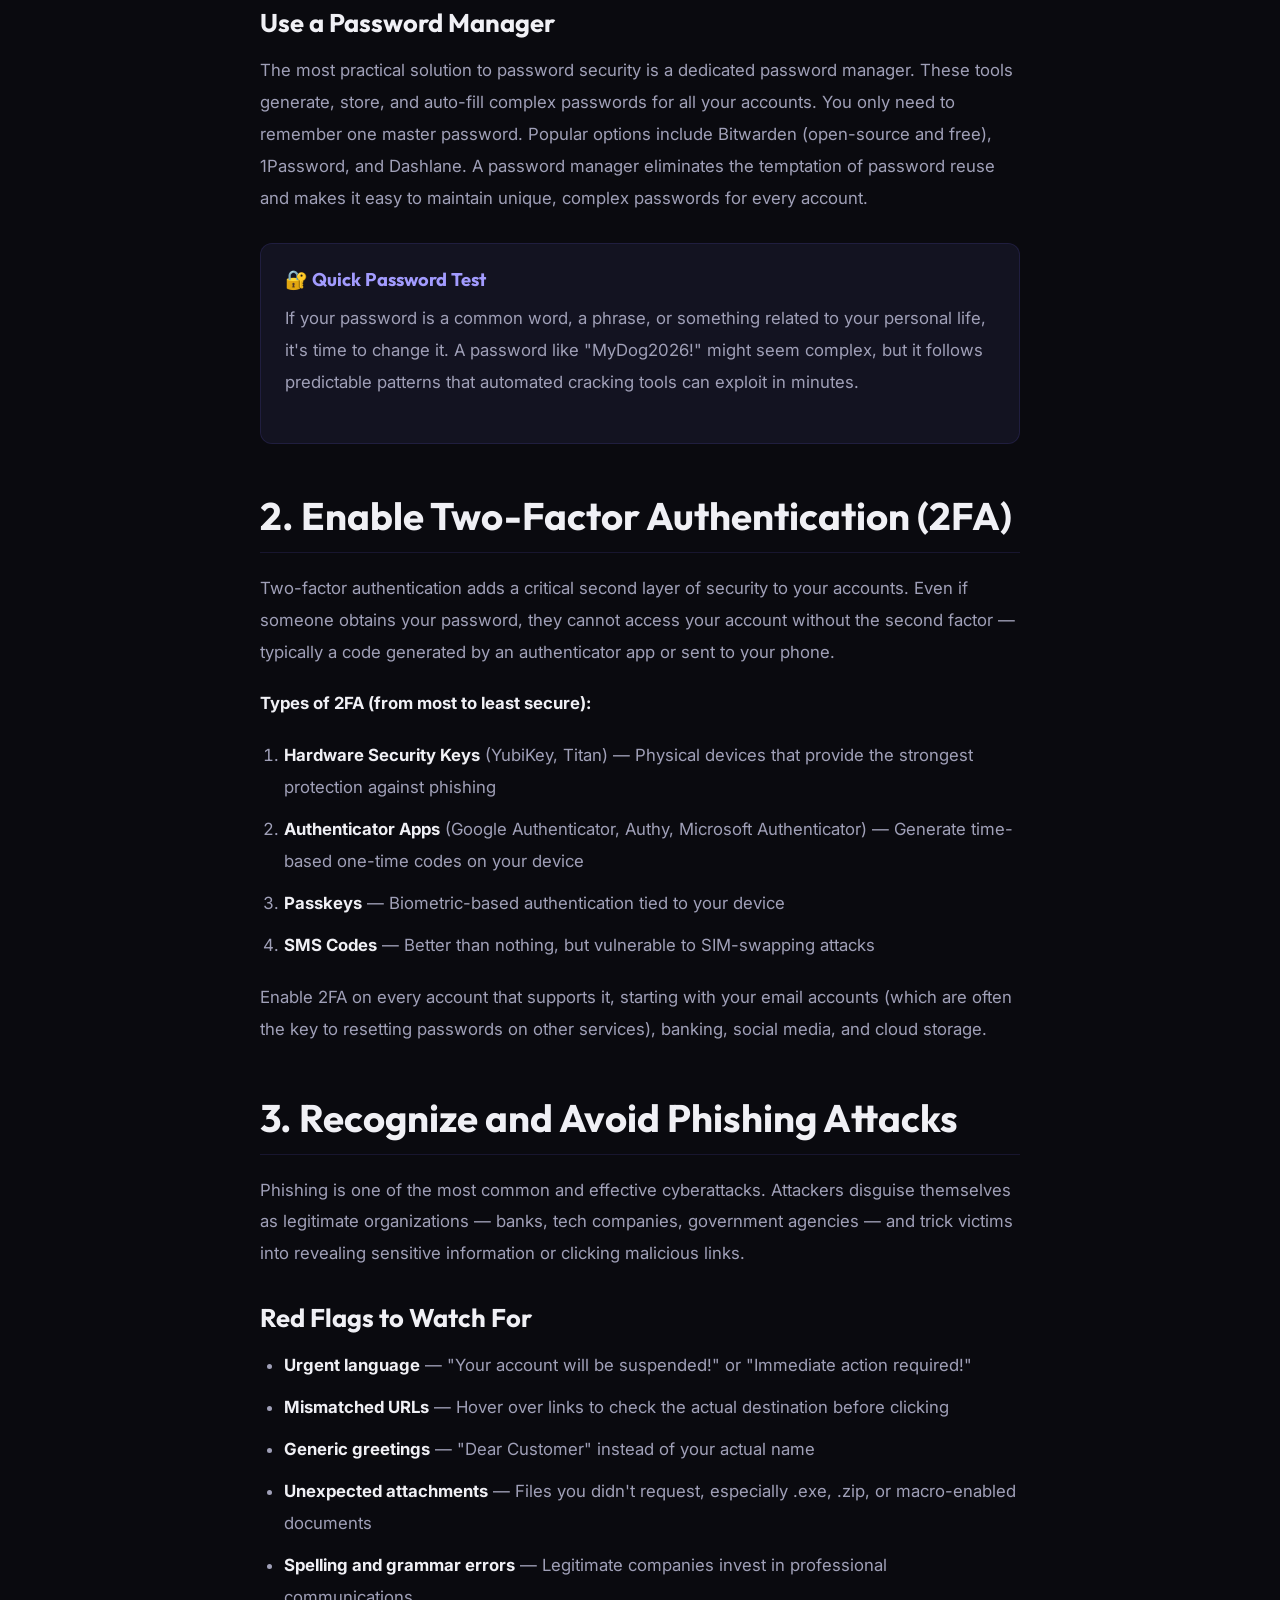
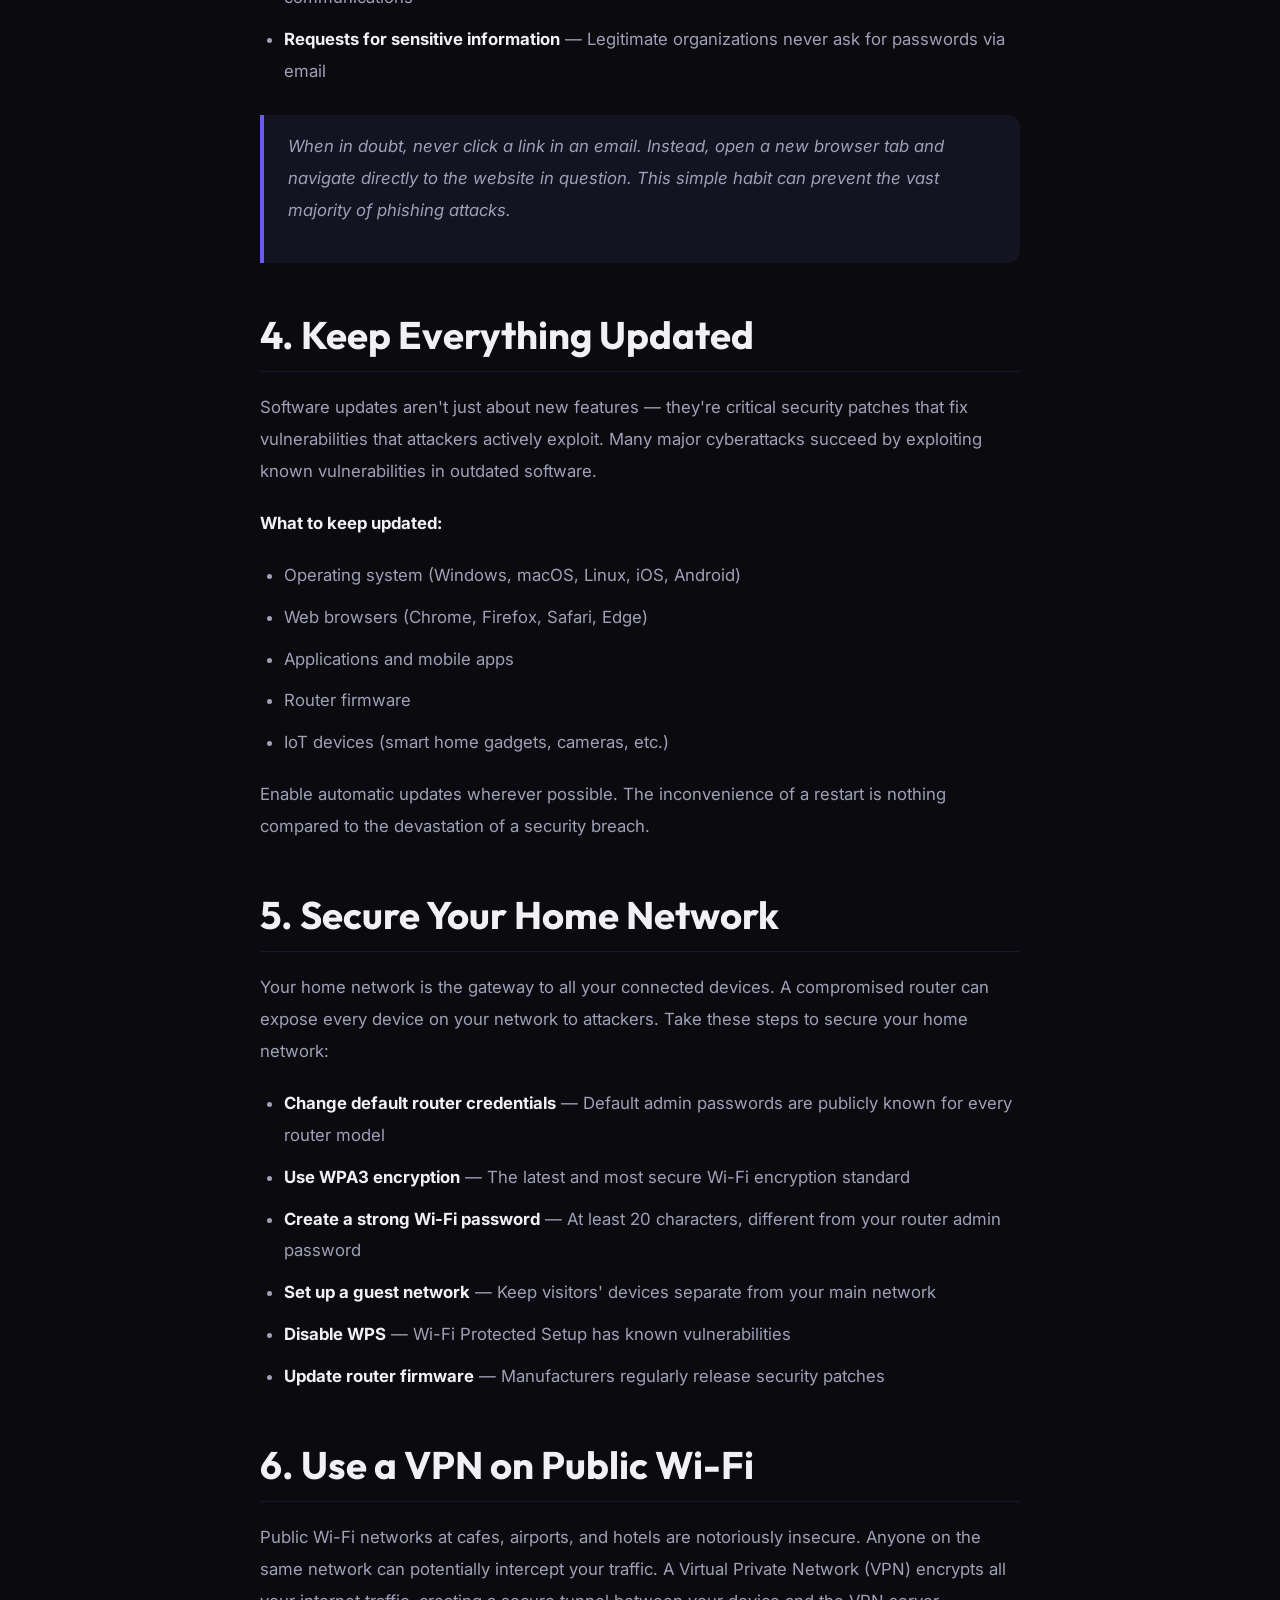
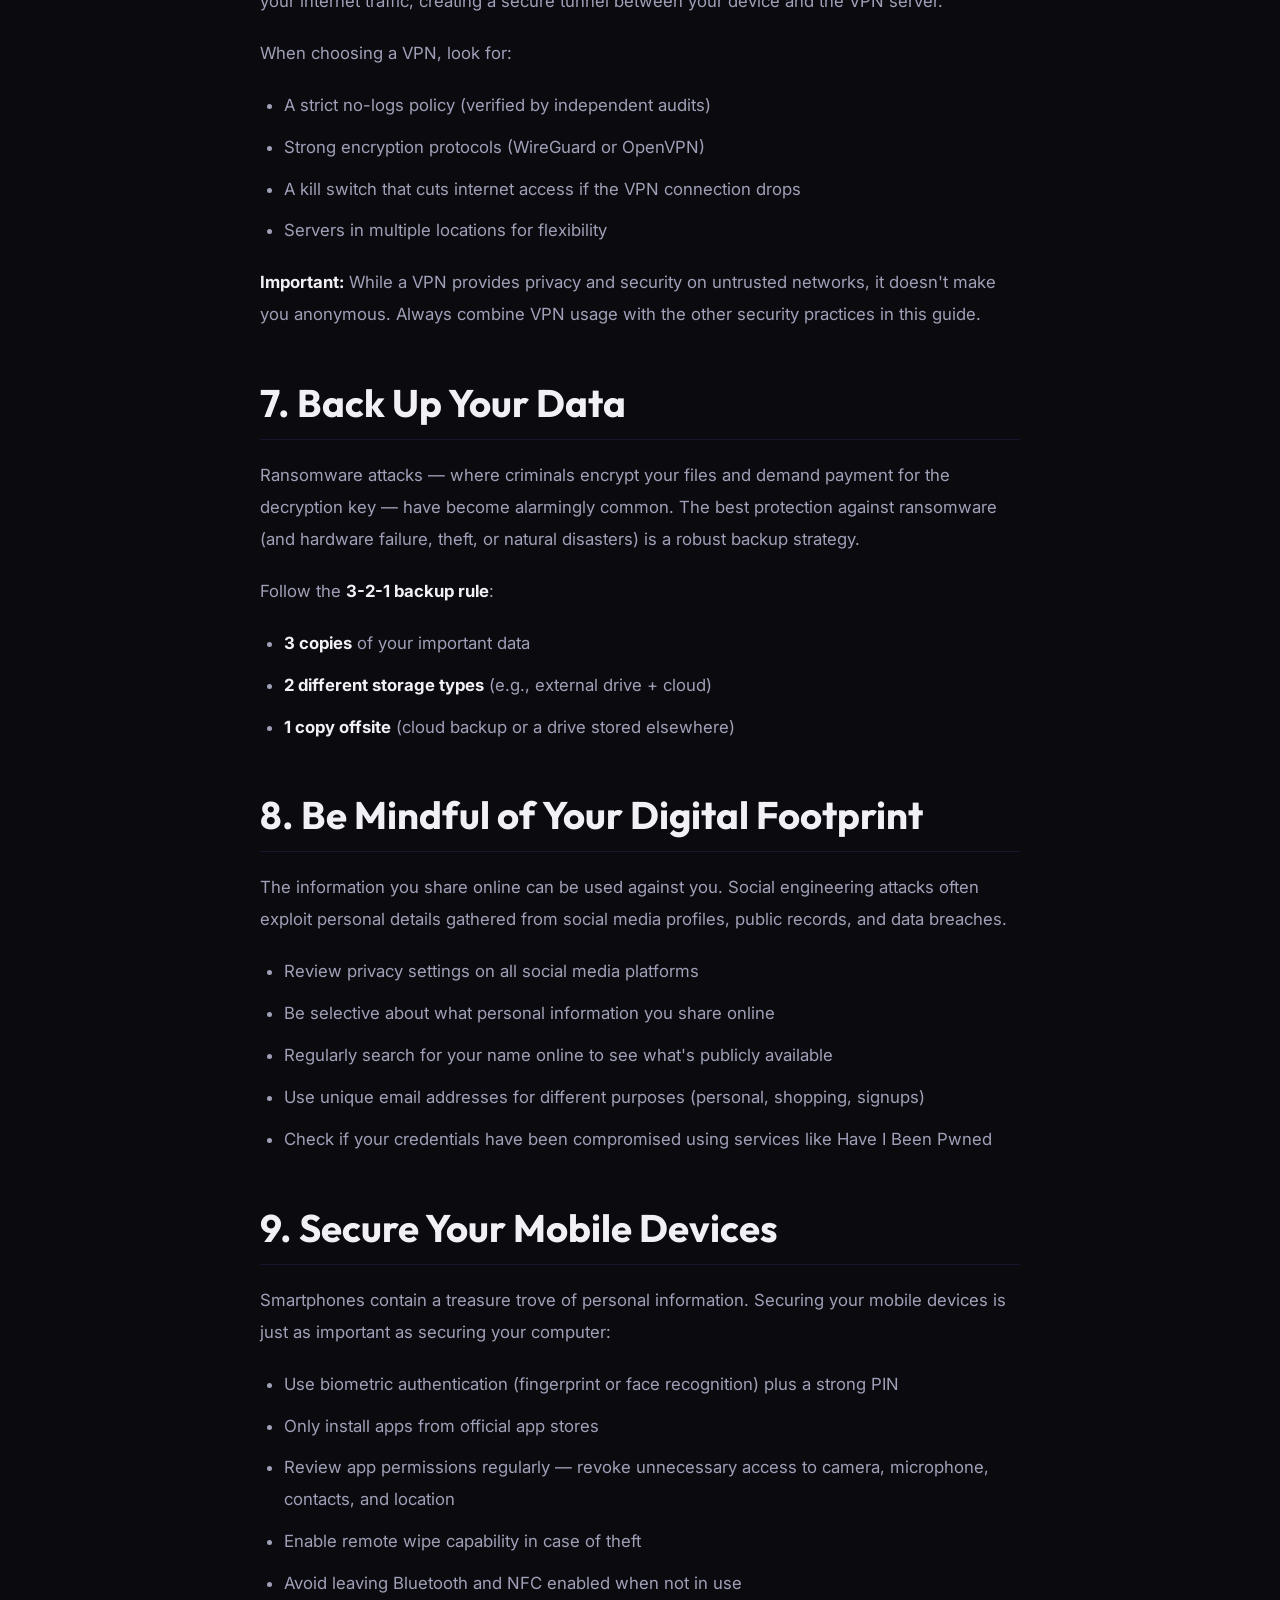
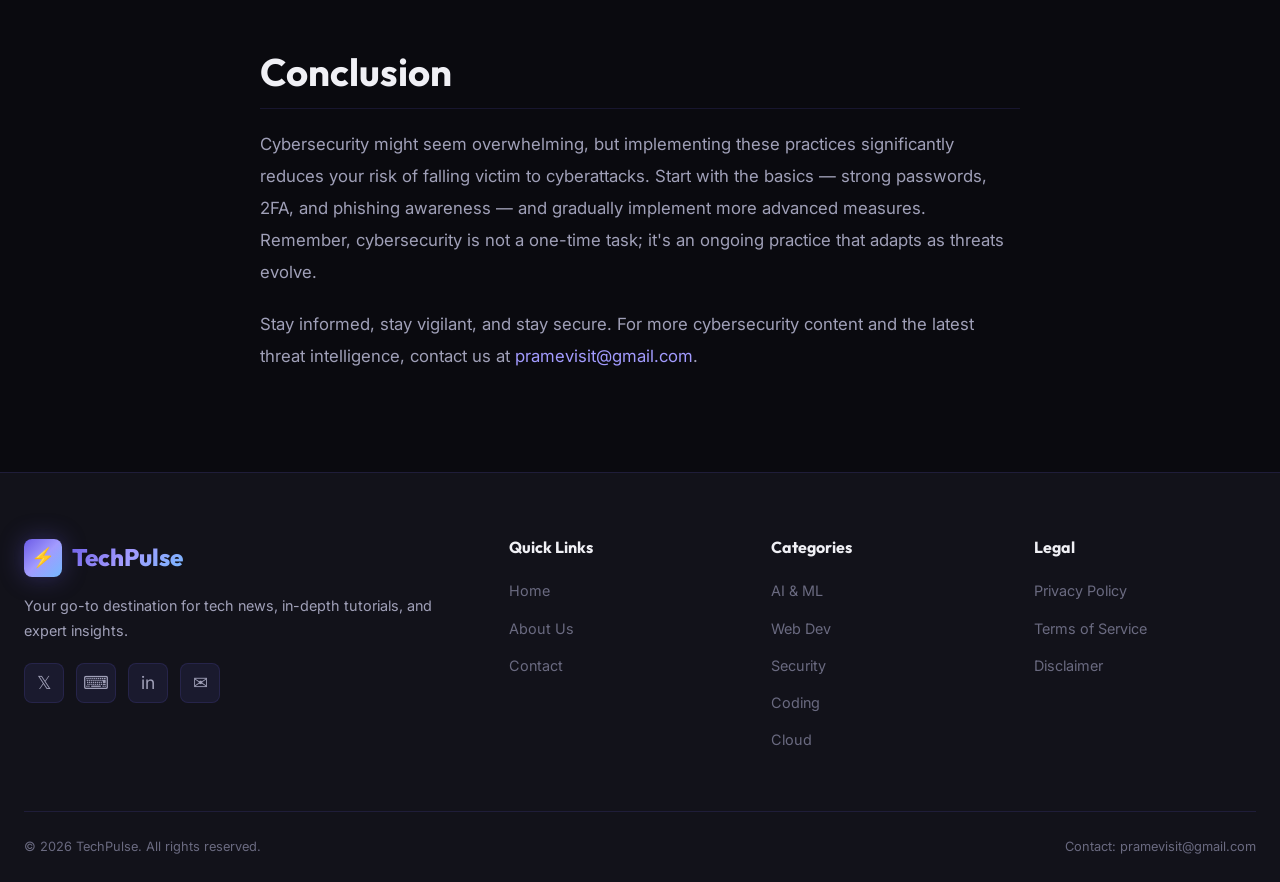
<file: articles/cybersecurity-tips.html>
<!DOCTYPE html>
<html lang="en">

<head>
    <meta charset="UTF-8">
    <meta name="viewport" content="width=device-width, initial-scale=1.0">
    <title>Essential Cybersecurity Tips Every Beginner Must Know — TechPulse</title>
    <meta name="description"
        content="Learn the essential cybersecurity tips to protect yourself online. This beginner's guide covers strong passwords, phishing, VPNs, two-factor authentication, and more.">
    <meta name="keywords"
        content="cybersecurity tips, online security guide, how to stay safe online, phishing protection, password security, VPN guide, two-factor authentication">
    <meta name="robots" content="index, follow">
    <link rel="canonical" href="https://techpulse.blog/articles/cybersecurity-tips.html">

    <meta property="og:type" content="article">
    <meta property="og:title" content="Essential Cybersecurity Tips Every Beginner Must Know">
    <meta property="og:description" content="Learn the essential cybersecurity tips to protect yourself online.">
    <meta property="article:published_time" content="2026-03-05">
    <meta property="article:section" content="Cybersecurity">

    <script type="application/ld+json">
  {
    "@context": "https://schema.org",
    "@type": "Article",
    "headline": "Essential Cybersecurity Tips Every Beginner Must Know",
    "description": "Learn the essential cybersecurity tips to protect yourself online.",
    "datePublished": "2026-03-05",
    "dateModified": "2026-03-05",
    "author": {"@type": "Person", "name": "Marcus Johnson"},
    "publisher": {"@type": "Organization", "name": "TechPulse"},
    "mainEntityOfPage": {"@type": "WebPage", "@id": "https://techpulse.blog/articles/cybersecurity-tips.html"}
  }
  </script>

    <link rel="stylesheet" href="../style.css">
    <script async src="https://pagead2.googlesyndication.com/pagead/js/adsbygoogle.js?client=ca-pub-6546957481428602"
        crossorigin="anonymous"></script>
</head>

<body>
    <div class="bg-grid"></div>
    <div class="bg-orbs"></div>

    <header class="header" id="header">
        <div class="container">
            <a href="../index.html" class="logo">
                <div class="logo-icon">⚡</div><span>TechPulse</span>
            </a>
            <nav class="nav-links" id="navLinks">
                <a href="../index.html">Home</a>
                <a href="../about.html">About</a>
                <a href="../contact.html">Contact</a>
            </nav>
            <div class="nav-search">
                <svg xmlns="http://www.w3.org/2000/svg" fill="none" viewBox="0 0 24 24" stroke="currentColor"
                    stroke-width="2">
                    <circle cx="11" cy="11" r="8" />
                    <line x1="21" y1="21" x2="16.65" y2="16.65" />
                </svg>
                <input type="text" placeholder="Search articles..." aria-label="Search articles">
            </div>
            <button class="mobile-toggle" id="mobileToggle"
                aria-label="Toggle menu"><span></span><span></span><span></span></button>
        </div>
    </header>

    <article class="article-page">
        <div class="container">
            <div class="article-header">
                <span class="badge badge-security">Cybersecurity</span>
                <h1>Essential Cybersecurity Tips Every Beginner Must Know</h1>
                <div class="article-meta">
                    <span>By Marcus Johnson</span>
                    <span class="divider"></span>
                    <span>March 5, 2026</span>
                    <span class="divider"></span>
                    <span id="readTime">9 min read</span>
                </div>
            </div>

            <div class="article-hero-image">
                <div style="width:100%;height:100%;background:linear-gradient(135deg,#fd79a8,#e84393);"></div>
                <div class="overlay"></div>
            </div>

            <div class="article-content">
                <p>In an age where our lives are increasingly digital, cybersecurity is no longer an optional skill —
                    it's a necessity. From banking and shopping to communication and entertainment, we entrust an
                    enormous amount of personal information to the internet every day. Unfortunately, cybercriminals are
                    becoming more sophisticated, targeting individuals and businesses with increasingly clever attacks.
                    This guide covers the essential cybersecurity practices that everyone should implement to protect
                    their digital life in 2026.</p>

                <h2>1. Master the Art of Strong Passwords</h2>
                <p>Passwords remain the first line of defense for your online accounts, yet they are consistently the
                    weakest link in personal security. A shocking number of data breaches occur because of weak, reused,
                    or easily guessable passwords.</p>

                <h3>Creating Strong Passwords</h3>
                <p>A strong password should be:</p>
                <ul>
                    <li><strong>At least 16 characters long</strong> — The longer the password, the harder it is to
                        crack</li>
                    <li><strong>A mix of character types</strong> — Combining uppercase, lowercase, numbers, and special
                        characters</li>
                    <li><strong>Unique to each account</strong> — Never reuse passwords across different services</li>
                    <li><strong>Not based on personal information</strong> — Avoid names, birthdays, pet names, or
                        common words</li>
                </ul>

                <h3>Use a Password Manager</h3>
                <p>The most practical solution to password security is a dedicated password manager. These tools
                    generate, store, and auto-fill complex passwords for all your accounts. You only need to remember
                    one master password. Popular options include Bitwarden (open-source and free), 1Password, and
                    Dashlane. A password manager eliminates the temptation of password reuse and makes it easy to
                    maintain unique, complex passwords for every account.</p>

                <div class="info-box">
                    <h4>🔐 Quick Password Test</h4>
                    <p>If your password is a common word, a phrase, or something related to your personal life, it's
                        time to change it. A password like "MyDog2026!" might seem complex, but it follows predictable
                        patterns that automated cracking tools can exploit in minutes.</p>
                </div>

                <h2>2. Enable Two-Factor Authentication (2FA)</h2>
                <p>Two-factor authentication adds a critical second layer of security to your accounts. Even if someone
                    obtains your password, they cannot access your account without the second factor — typically a code
                    generated by an authenticator app or sent to your phone.</p>
                <p><strong>Types of 2FA (from most to least secure):</strong></p>
                <ol>
                    <li><strong>Hardware Security Keys</strong> (YubiKey, Titan) — Physical devices that provide the
                        strongest protection against phishing</li>
                    <li><strong>Authenticator Apps</strong> (Google Authenticator, Authy, Microsoft Authenticator) —
                        Generate time-based one-time codes on your device</li>
                    <li><strong>Passkeys</strong> — Biometric-based authentication tied to your device</li>
                    <li><strong>SMS Codes</strong> — Better than nothing, but vulnerable to SIM-swapping attacks</li>
                </ol>
                <p>Enable 2FA on every account that supports it, starting with your email accounts (which are often the
                    key to resetting passwords on other services), banking, social media, and cloud storage.</p>

                <h2>3. Recognize and Avoid Phishing Attacks</h2>
                <p>Phishing is one of the most common and effective cyberattacks. Attackers disguise themselves as
                    legitimate organizations — banks, tech companies, government agencies — and trick victims into
                    revealing sensitive information or clicking malicious links.</p>

                <h3>Red Flags to Watch For</h3>
                <ul>
                    <li><strong>Urgent language</strong> — "Your account will be suspended!" or "Immediate action
                        required!"</li>
                    <li><strong>Mismatched URLs</strong> — Hover over links to check the actual destination before
                        clicking</li>
                    <li><strong>Generic greetings</strong> — "Dear Customer" instead of your actual name</li>
                    <li><strong>Unexpected attachments</strong> — Files you didn't request, especially .exe, .zip, or
                        macro-enabled documents</li>
                    <li><strong>Spelling and grammar errors</strong> — Legitimate companies invest in professional
                        communications</li>
                    <li><strong>Requests for sensitive information</strong> — Legitimate organizations never ask for
                        passwords via email</li>
                </ul>

                <blockquote>
                    <p>When in doubt, never click a link in an email. Instead, open a new browser tab and navigate
                        directly to the website in question. This simple habit can prevent the vast majority of phishing
                        attacks.</p>
                </blockquote>

                <h2>4. Keep Everything Updated</h2>
                <p>Software updates aren't just about new features — they're critical security patches that fix
                    vulnerabilities that attackers actively exploit. Many major cyberattacks succeed by exploiting known
                    vulnerabilities in outdated software.</p>
                <p><strong>What to keep updated:</strong></p>
                <ul>
                    <li>Operating system (Windows, macOS, Linux, iOS, Android)</li>
                    <li>Web browsers (Chrome, Firefox, Safari, Edge)</li>
                    <li>Applications and mobile apps</li>
                    <li>Router firmware</li>
                    <li>IoT devices (smart home gadgets, cameras, etc.)</li>
                </ul>
                <p>Enable automatic updates wherever possible. The inconvenience of a restart is nothing compared to the
                    devastation of a security breach.</p>

                <h2>5. Secure Your Home Network</h2>
                <p>Your home network is the gateway to all your connected devices. A compromised router can expose every
                    device on your network to attackers. Take these steps to secure your home network:</p>
                <ul>
                    <li><strong>Change default router credentials</strong> — Default admin passwords are publicly known
                        for every router model</li>
                    <li><strong>Use WPA3 encryption</strong> — The latest and most secure Wi-Fi encryption standard</li>
                    <li><strong>Create a strong Wi-Fi password</strong> — At least 20 characters, different from your
                        router admin password</li>
                    <li><strong>Set up a guest network</strong> — Keep visitors' devices separate from your main network
                    </li>
                    <li><strong>Disable WPS</strong> — Wi-Fi Protected Setup has known vulnerabilities</li>
                    <li><strong>Update router firmware</strong> — Manufacturers regularly release security patches</li>
                </ul>

                <h2>6. Use a VPN on Public Wi-Fi</h2>
                <p>Public Wi-Fi networks at cafes, airports, and hotels are notoriously insecure. Anyone on the same
                    network can potentially intercept your traffic. A Virtual Private Network (VPN) encrypts all your
                    internet traffic, creating a secure tunnel between your device and the VPN server.</p>
                <p>When choosing a VPN, look for:</p>
                <ul>
                    <li>A strict no-logs policy (verified by independent audits)</li>
                    <li>Strong encryption protocols (WireGuard or OpenVPN)</li>
                    <li>A kill switch that cuts internet access if the VPN connection drops</li>
                    <li>Servers in multiple locations for flexibility</li>
                </ul>
                <p><strong>Important:</strong> While a VPN provides privacy and security on untrusted networks, it
                    doesn't make you anonymous. Always combine VPN usage with the other security practices in this
                    guide.</p>

                <h2>7. Back Up Your Data</h2>
                <p>Ransomware attacks — where criminals encrypt your files and demand payment for the decryption key —
                    have become alarmingly common. The best protection against ransomware (and hardware failure, theft,
                    or natural disasters) is a robust backup strategy.</p>
                <p>Follow the <strong>3-2-1 backup rule</strong>:</p>
                <ul>
                    <li><strong>3 copies</strong> of your important data</li>
                    <li><strong>2 different storage types</strong> (e.g., external drive + cloud)</li>
                    <li><strong>1 copy offsite</strong> (cloud backup or a drive stored elsewhere)</li>
                </ul>

                <h2>8. Be Mindful of Your Digital Footprint</h2>
                <p>The information you share online can be used against you. Social engineering attacks often exploit
                    personal details gathered from social media profiles, public records, and data breaches.</p>
                <ul>
                    <li>Review privacy settings on all social media platforms</li>
                    <li>Be selective about what personal information you share online</li>
                    <li>Regularly search for your name online to see what's publicly available</li>
                    <li>Use unique email addresses for different purposes (personal, shopping, signups)</li>
                    <li>Check if your credentials have been compromised using services like Have I Been Pwned</li>
                </ul>

                <h2>9. Secure Your Mobile Devices</h2>
                <p>Smartphones contain a treasure trove of personal information. Securing your mobile devices is just as
                    important as securing your computer:</p>
                <ul>
                    <li>Use biometric authentication (fingerprint or face recognition) plus a strong PIN</li>
                    <li>Only install apps from official app stores</li>
                    <li>Review app permissions regularly — revoke unnecessary access to camera, microphone, contacts,
                        and location</li>
                    <li>Enable remote wipe capability in case of theft</li>
                    <li>Avoid leaving Bluetooth and NFC enabled when not in use</li>
                </ul>

                <h2>Conclusion</h2>
                <p>Cybersecurity might seem overwhelming, but implementing these practices significantly reduces your
                    risk of falling victim to cyberattacks. Start with the basics — strong passwords, 2FA, and phishing
                    awareness — and gradually implement more advanced measures. Remember, cybersecurity is not a
                    one-time task; it's an ongoing practice that adapts as threats evolve.</p>

                <p>Stay informed, stay vigilant, and stay secure. For more cybersecurity content and the latest threat
                    intelligence, contact us at <a href="mailto:pramevisit@gmail.com">pramevisit@gmail.com</a>.</p>

            </div>
        </div>
    </article>

    <footer class="footer">
        <div class="container">
            <div class="footer-grid">
                <div class="footer-brand">
                    <a href="../index.html" class="logo">
                        <div class="logo-icon">⚡</div><span>TechPulse</span>
                    </a>
                    <p>Your go-to destination for tech news, in-depth tutorials, and expert insights.</p>
                    <div class="footer-social">
                        <a href="#" aria-label="Twitter">𝕏</a><a href="#" aria-label="GitHub">⌨</a><a href="#"
                            aria-label="LinkedIn">in</a><a href="mailto:pramevisit@gmail.com" aria-label="Email">✉</a>
                    </div>
                </div>
                <div class="footer-column">
                    <h4>Quick Links</h4>
                    <ul>
                        <li><a href="../index.html">Home</a></li>
                        <li><a href="../about.html">About Us</a></li>
                        <li><a href="../contact.html">Contact</a></li>
                    </ul>
                </div>
                <div class="footer-column">
                    <h4>Categories</h4>
                    <ul>
                        <li><a href="ai-tools-2026.html">AI & ML</a></li>
                        <li><a href="learn-web-development.html">Web Dev</a></li>
                        <li><a href="cybersecurity-tips.html">Security</a></li>
                        <li><a href="best-programming-languages.html">Coding</a></li>
                        <li><a href="cloud-computing-guide.html">Cloud</a></li>
                    </ul>
                </div>
                <div class="footer-column">
                    <h4>Legal</h4>
                    <ul>
                        <li><a href="../privacy-policy.html">Privacy Policy</a></li>
                        <li><a href="../terms.html">Terms of Service</a></li>
                        <li><a href="../disclaimer.html">Disclaimer</a></li>
                    </ul>
                </div>
            </div>
            <div class="footer-bottom">
                <span>&copy; 2026 TechPulse. All rights reserved.</span>
                <span>Contact: <a href="mailto:pramevisit@gmail.com">pramevisit@gmail.com</a></span>
            </div>
        </div>
    </footer>
    <script src="../script.js"></script>
</body>

</html>
</file>
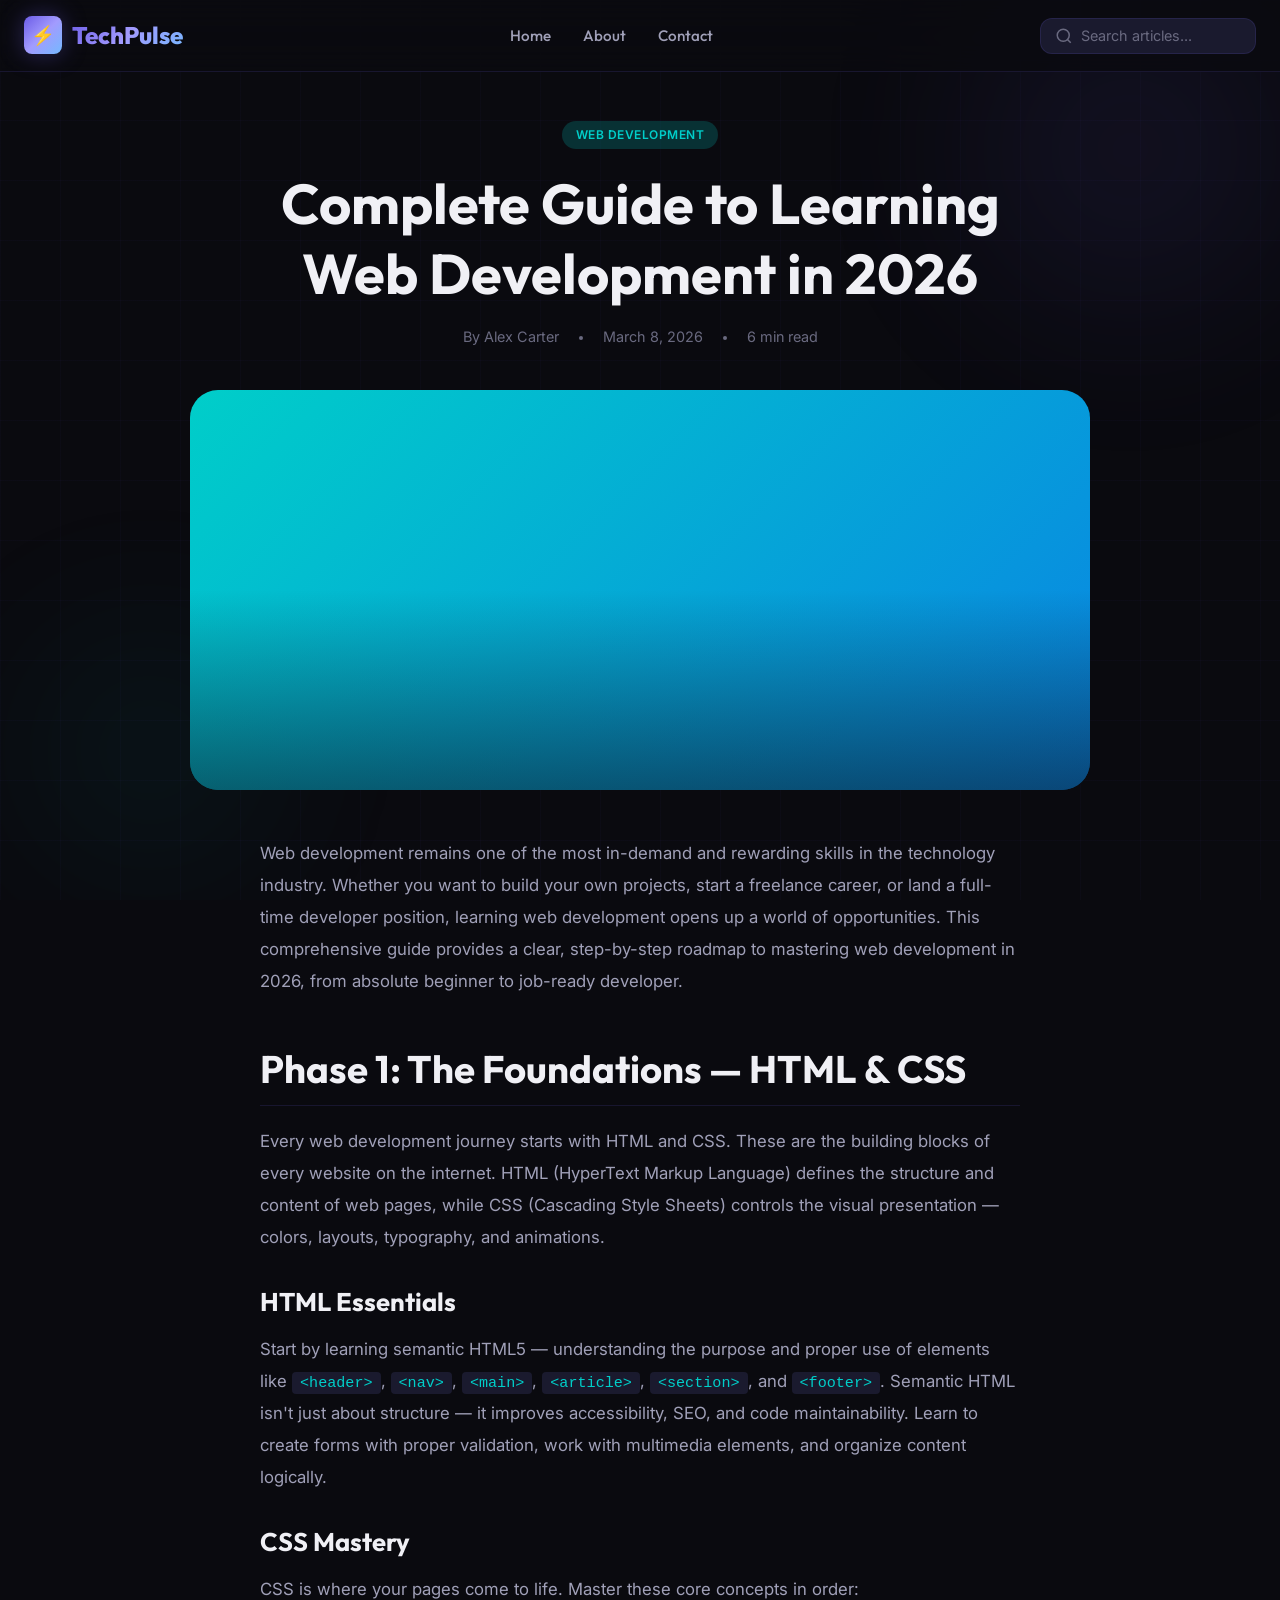
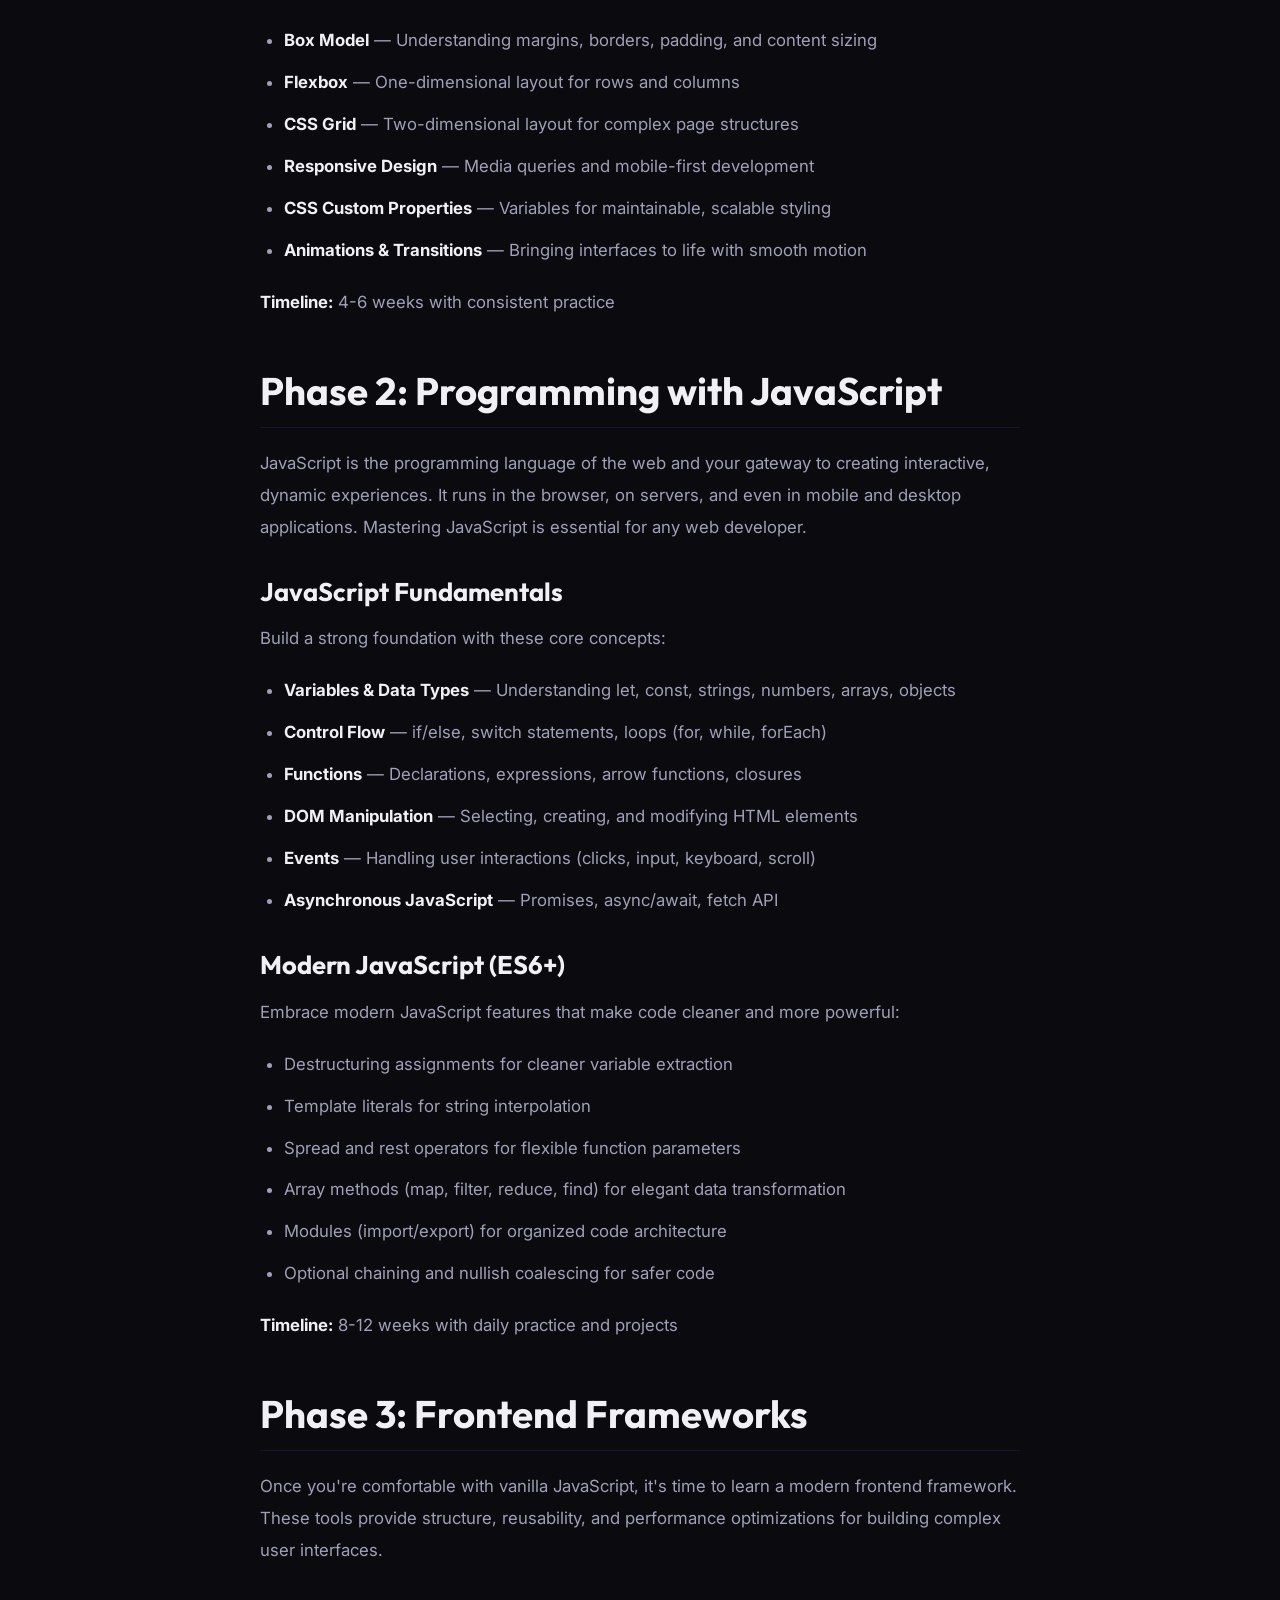
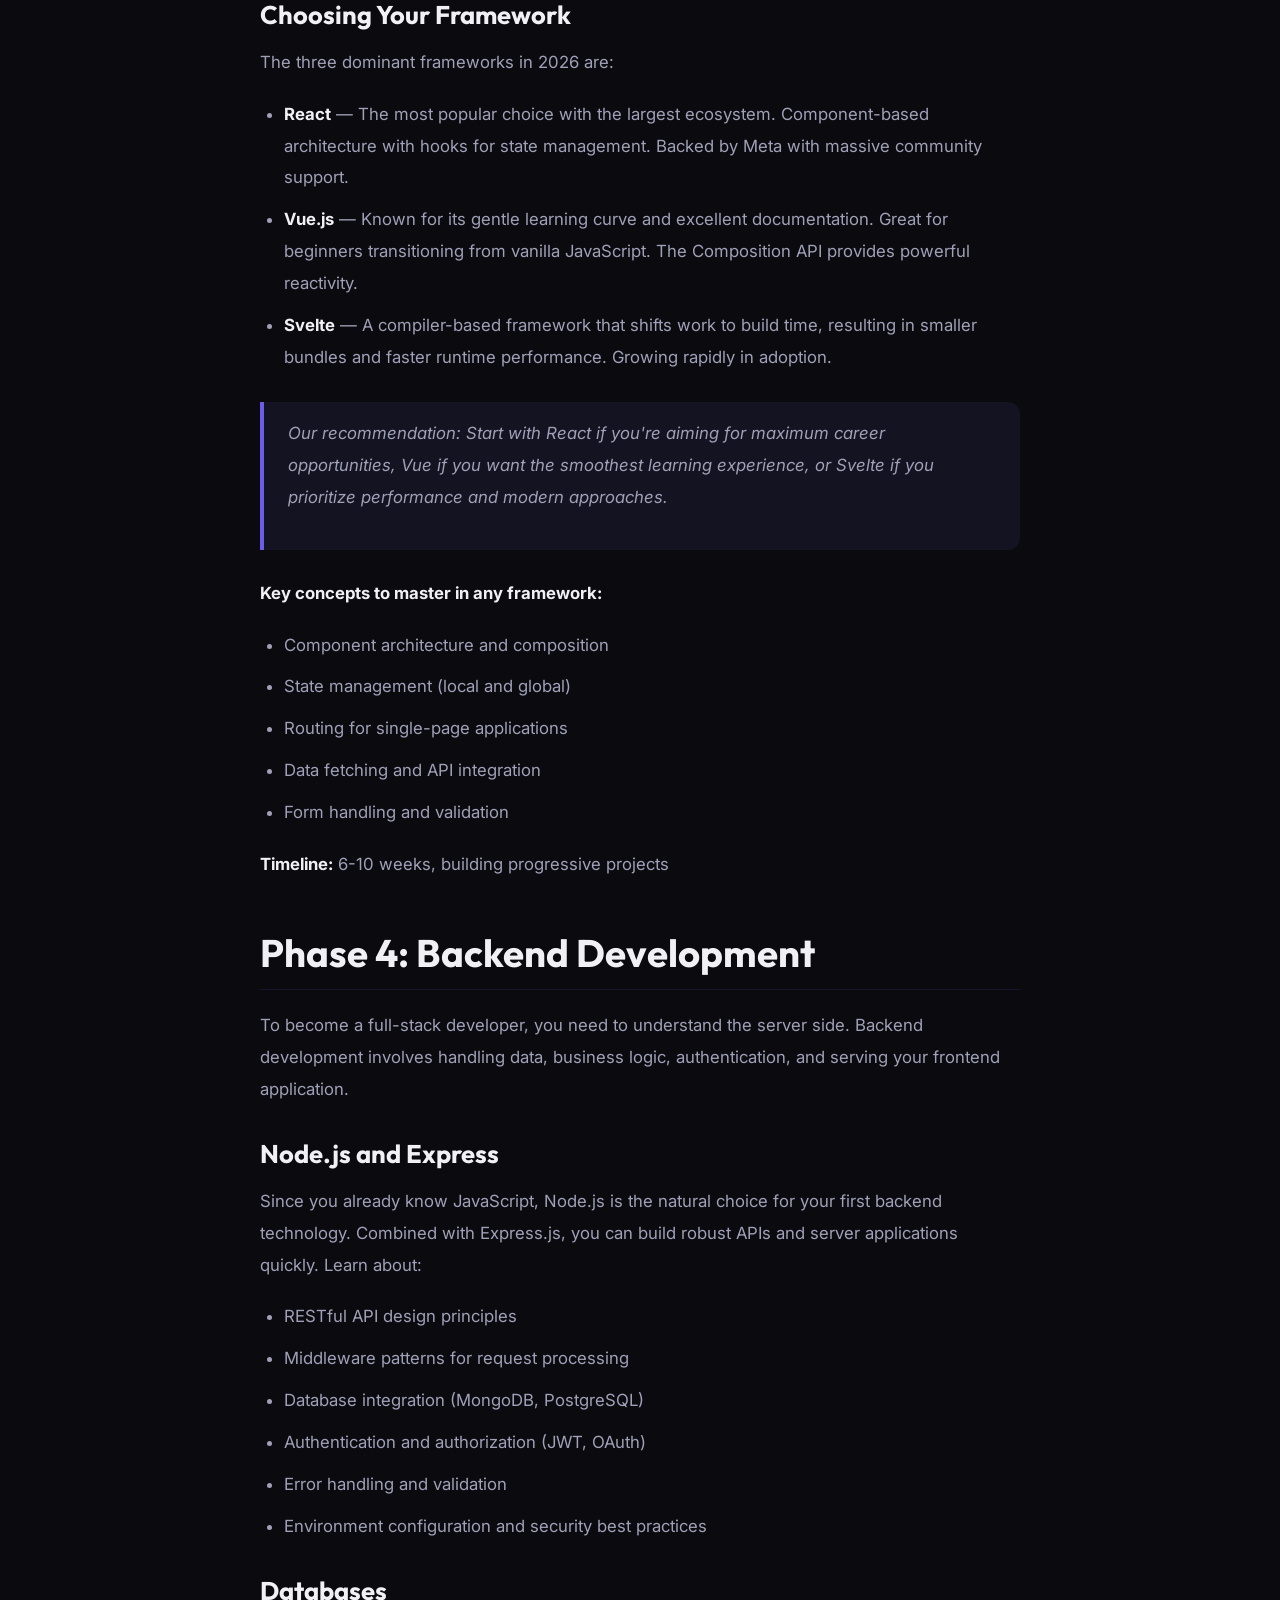
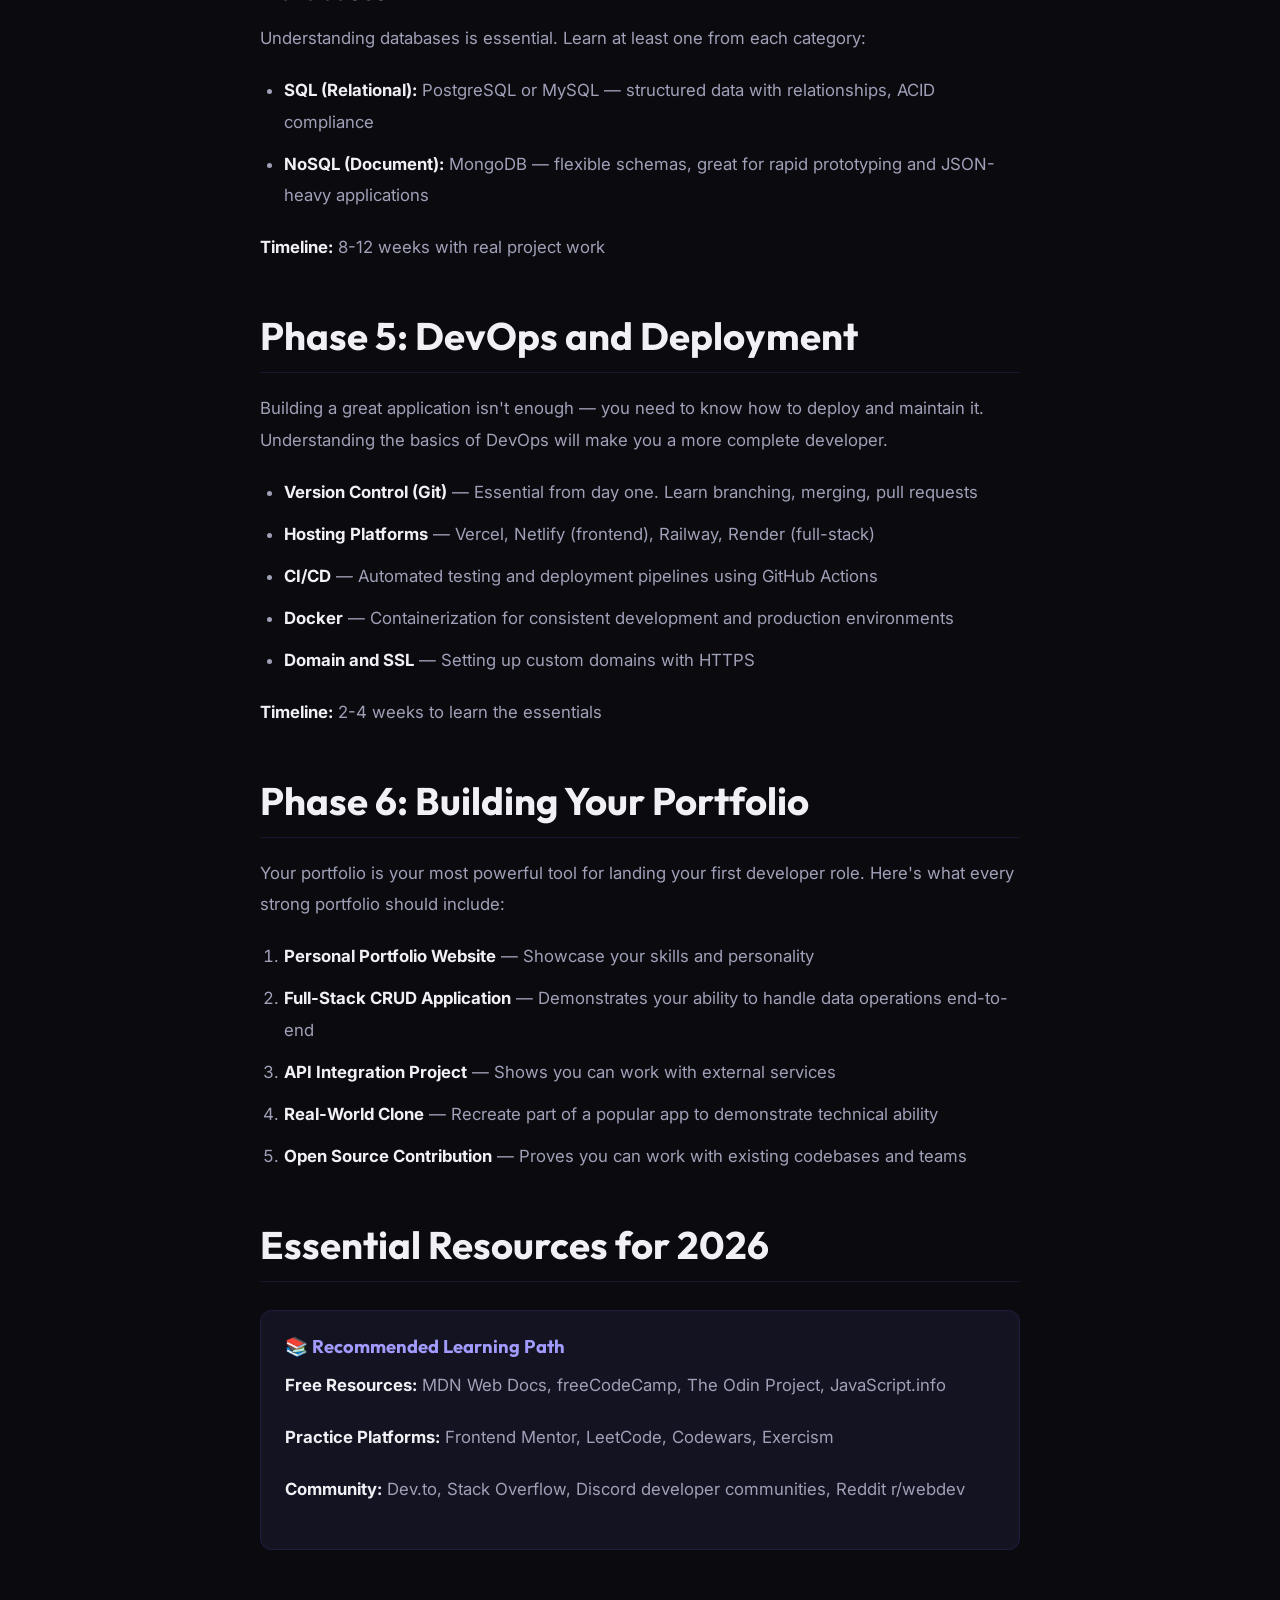
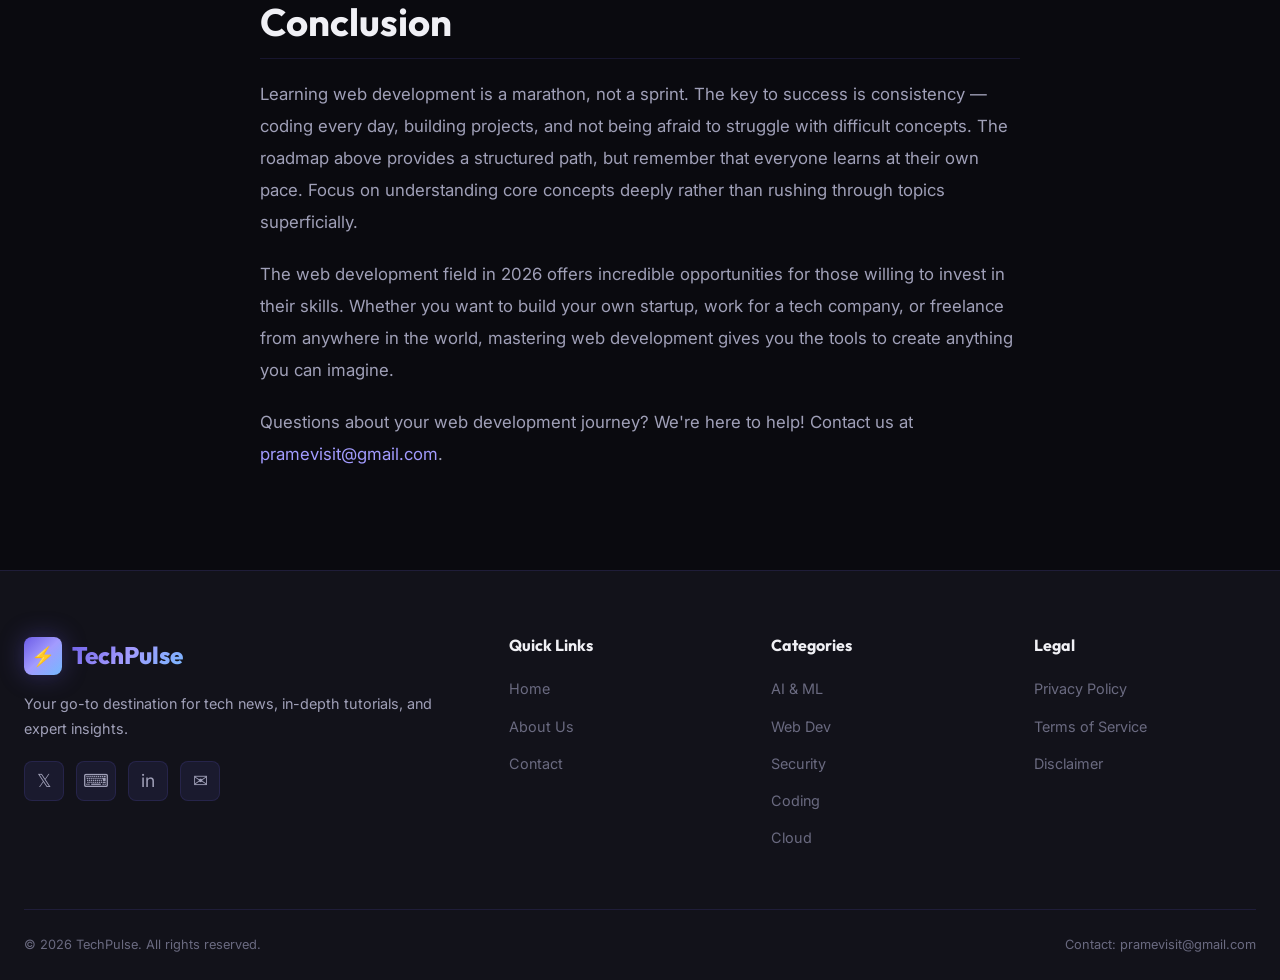
<file: articles/learn-web-development.html>
<!DOCTYPE html>
<html lang="en">

<head>
    <meta charset="UTF-8">
    <meta name="viewport" content="width=device-width, initial-scale=1.0">
    <title>Complete Guide to Learning Web Development in 2026 — TechPulse</title>
    <meta name="description"
        content="A comprehensive roadmap to mastering modern web development in 2026. Learn HTML, CSS, JavaScript, frameworks, backend development, and deployment strategies step by step.">
    <meta name="keywords"
        content="learn web development, web development roadmap 2026, HTML CSS JavaScript tutorial, frontend development, backend development, full stack developer guide">
    <meta name="robots" content="index, follow">
    <link rel="canonical" href="https://techpulse.blog/articles/learn-web-development.html">

    <meta property="og:type" content="article">
    <meta property="og:title" content="Complete Guide to Learning Web Development in 2026">
    <meta property="og:description" content="A comprehensive roadmap to mastering modern web development.">
    <meta property="article:published_time" content="2026-03-08">
    <meta property="article:section" content="Web Development">

    <script type="application/ld+json">
  {
    "@context": "https://schema.org",
    "@type": "Article",
    "headline": "Complete Guide to Learning Web Development in 2026",
    "description": "A comprehensive roadmap to mastering modern web development in 2026.",
    "datePublished": "2026-03-08",
    "dateModified": "2026-03-08",
    "author": {"@type": "Person", "name": "Alex Carter"},
    "publisher": {"@type": "Organization", "name": "TechPulse"},
    "mainEntityOfPage": {"@type": "WebPage", "@id": "https://techpulse.blog/articles/learn-web-development.html"}
  }
  </script>

    <link rel="stylesheet" href="../style.css">
    <script async src="https://pagead2.googlesyndication.com/pagead/js/adsbygoogle.js?client=ca-pub-6546957481428602"
        crossorigin="anonymous"></script>
</head>

<body>
    <div class="bg-grid"></div>
    <div class="bg-orbs"></div>

    <header class="header" id="header">
        <div class="container">
            <a href="../index.html" class="logo">
                <div class="logo-icon">⚡</div><span>TechPulse</span>
            </a>
            <nav class="nav-links" id="navLinks">
                <a href="../index.html">Home</a>
                <a href="../about.html">About</a>
                <a href="../contact.html">Contact</a>
            </nav>
            <div class="nav-search">
                <svg xmlns="http://www.w3.org/2000/svg" fill="none" viewBox="0 0 24 24" stroke="currentColor"
                    stroke-width="2">
                    <circle cx="11" cy="11" r="8" />
                    <line x1="21" y1="21" x2="16.65" y2="16.65" />
                </svg>
                <input type="text" placeholder="Search articles..." aria-label="Search articles">
            </div>
            <button class="mobile-toggle" id="mobileToggle"
                aria-label="Toggle menu"><span></span><span></span><span></span></button>
        </div>
    </header>

    <article class="article-page">
        <div class="container">
            <div class="article-header">
                <span class="badge badge-web">Web Development</span>
                <h1>Complete Guide to Learning Web Development in 2026</h1>
                <div class="article-meta">
                    <span>By Alex Carter</span>
                    <span class="divider"></span>
                    <span>March 8, 2026</span>
                    <span class="divider"></span>
                    <span id="readTime">10 min read</span>
                </div>
            </div>

            <div class="article-hero-image">
                <div style="width:100%;height:100%;background:linear-gradient(135deg,#00cec9,#0984e3);"></div>
                <div class="overlay"></div>
            </div>

            <div class="article-content">
                <p>Web development remains one of the most in-demand and rewarding skills in the technology industry.
                    Whether you want to build your own projects, start a freelance career, or land a full-time developer
                    position, learning web development opens up a world of opportunities. This comprehensive guide
                    provides a clear, step-by-step roadmap to mastering web development in 2026, from absolute beginner
                    to job-ready developer.</p>

                <h2>Phase 1: The Foundations — HTML & CSS</h2>
                <p>Every web development journey starts with HTML and CSS. These are the building blocks of every
                    website on the internet. HTML (HyperText Markup Language) defines the structure and content of web
                    pages, while CSS (Cascading Style Sheets) controls the visual presentation — colors, layouts,
                    typography, and animations.</p>

                <h3>HTML Essentials</h3>
                <p>Start by learning semantic HTML5 — understanding the purpose and proper use of elements like
                    <code>&lt;header&gt;</code>, <code>&lt;nav&gt;</code>, <code>&lt;main&gt;</code>,
                    <code>&lt;article&gt;</code>, <code>&lt;section&gt;</code>, and <code>&lt;footer&gt;</code>.
                    Semantic HTML isn't just about structure — it improves accessibility, SEO, and code maintainability.
                    Learn to create forms with proper validation, work with multimedia elements, and organize content
                    logically.
                </p>

                <h3>CSS Mastery</h3>
                <p>CSS is where your pages come to life. Master these core concepts in order:</p>
                <ul>
                    <li><strong>Box Model</strong> — Understanding margins, borders, padding, and content sizing</li>
                    <li><strong>Flexbox</strong> — One-dimensional layout for rows and columns</li>
                    <li><strong>CSS Grid</strong> — Two-dimensional layout for complex page structures</li>
                    <li><strong>Responsive Design</strong> — Media queries and mobile-first development</li>
                    <li><strong>CSS Custom Properties</strong> — Variables for maintainable, scalable styling</li>
                    <li><strong>Animations & Transitions</strong> — Bringing interfaces to life with smooth motion</li>
                </ul>
                <p><strong>Timeline:</strong> 4-6 weeks with consistent practice</p>

                <h2>Phase 2: Programming with JavaScript</h2>
                <p>JavaScript is the programming language of the web and your gateway to creating interactive, dynamic
                    experiences. It runs in the browser, on servers, and even in mobile and desktop applications.
                    Mastering JavaScript is essential for any web developer.</p>

                <h3>JavaScript Fundamentals</h3>
                <p>Build a strong foundation with these core concepts:</p>
                <ul>
                    <li><strong>Variables & Data Types</strong> — Understanding let, const, strings, numbers, arrays,
                        objects</li>
                    <li><strong>Control Flow</strong> — if/else, switch statements, loops (for, while, forEach)</li>
                    <li><strong>Functions</strong> — Declarations, expressions, arrow functions, closures</li>
                    <li><strong>DOM Manipulation</strong> — Selecting, creating, and modifying HTML elements</li>
                    <li><strong>Events</strong> — Handling user interactions (clicks, input, keyboard, scroll)</li>
                    <li><strong>Asynchronous JavaScript</strong> — Promises, async/await, fetch API</li>
                </ul>

                <h3>Modern JavaScript (ES6+)</h3>
                <p>Embrace modern JavaScript features that make code cleaner and more powerful:</p>
                <ul>
                    <li>Destructuring assignments for cleaner variable extraction</li>
                    <li>Template literals for string interpolation</li>
                    <li>Spread and rest operators for flexible function parameters</li>
                    <li>Array methods (map, filter, reduce, find) for elegant data transformation</li>
                    <li>Modules (import/export) for organized code architecture</li>
                    <li>Optional chaining and nullish coalescing for safer code</li>
                </ul>
                <p><strong>Timeline:</strong> 8-12 weeks with daily practice and projects</p>

                <h2>Phase 3: Frontend Frameworks</h2>
                <p>Once you're comfortable with vanilla JavaScript, it's time to learn a modern frontend framework.
                    These tools provide structure, reusability, and performance optimizations for building complex user
                    interfaces.</p>

                <h3>Choosing Your Framework</h3>
                <p>The three dominant frameworks in 2026 are:</p>
                <ul>
                    <li><strong>React</strong> — The most popular choice with the largest ecosystem. Component-based
                        architecture with hooks for state management. Backed by Meta with massive community support.
                    </li>
                    <li><strong>Vue.js</strong> — Known for its gentle learning curve and excellent documentation. Great
                        for beginners transitioning from vanilla JavaScript. The Composition API provides powerful
                        reactivity.</li>
                    <li><strong>Svelte</strong> — A compiler-based framework that shifts work to build time, resulting
                        in smaller bundles and faster runtime performance. Growing rapidly in adoption.</li>
                </ul>

                <blockquote>
                    <p>Our recommendation: Start with React if you're aiming for maximum career opportunities, Vue if
                        you want the smoothest learning experience, or Svelte if you prioritize performance and modern
                        approaches.</p>
                </blockquote>

                <p><strong>Key concepts to master in any framework:</strong></p>
                <ul>
                    <li>Component architecture and composition</li>
                    <li>State management (local and global)</li>
                    <li>Routing for single-page applications</li>
                    <li>Data fetching and API integration</li>
                    <li>Form handling and validation</li>
                </ul>
                <p><strong>Timeline:</strong> 6-10 weeks, building progressive projects</p>

                <h2>Phase 4: Backend Development</h2>
                <p>To become a full-stack developer, you need to understand the server side. Backend development
                    involves handling data, business logic, authentication, and serving your frontend application.</p>

                <h3>Node.js and Express</h3>
                <p>Since you already know JavaScript, Node.js is the natural choice for your first backend technology.
                    Combined with Express.js, you can build robust APIs and server applications quickly. Learn about:
                </p>
                <ul>
                    <li>RESTful API design principles</li>
                    <li>Middleware patterns for request processing</li>
                    <li>Database integration (MongoDB, PostgreSQL)</li>
                    <li>Authentication and authorization (JWT, OAuth)</li>
                    <li>Error handling and validation</li>
                    <li>Environment configuration and security best practices</li>
                </ul>

                <h3>Databases</h3>
                <p>Understanding databases is essential. Learn at least one from each category:</p>
                <ul>
                    <li><strong>SQL (Relational):</strong> PostgreSQL or MySQL — structured data with relationships,
                        ACID compliance</li>
                    <li><strong>NoSQL (Document):</strong> MongoDB — flexible schemas, great for rapid prototyping and
                        JSON-heavy applications</li>
                </ul>
                <p><strong>Timeline:</strong> 8-12 weeks with real project work</p>

                <h2>Phase 5: DevOps and Deployment</h2>
                <p>Building a great application isn't enough — you need to know how to deploy and maintain it.
                    Understanding the basics of DevOps will make you a more complete developer.</p>
                <ul>
                    <li><strong>Version Control (Git)</strong> — Essential from day one. Learn branching, merging, pull
                        requests</li>
                    <li><strong>Hosting Platforms</strong> — Vercel, Netlify (frontend), Railway, Render (full-stack)
                    </li>
                    <li><strong>CI/CD</strong> — Automated testing and deployment pipelines using GitHub Actions</li>
                    <li><strong>Docker</strong> — Containerization for consistent development and production
                        environments</li>
                    <li><strong>Domain and SSL</strong> — Setting up custom domains with HTTPS</li>
                </ul>
                <p><strong>Timeline:</strong> 2-4 weeks to learn the essentials</p>

                <h2>Phase 6: Building Your Portfolio</h2>
                <p>Your portfolio is your most powerful tool for landing your first developer role. Here's what every
                    strong portfolio should include:</p>
                <ol>
                    <li><strong>Personal Portfolio Website</strong> — Showcase your skills and personality</li>
                    <li><strong>Full-Stack CRUD Application</strong> — Demonstrates your ability to handle data
                        operations end-to-end</li>
                    <li><strong>API Integration Project</strong> — Shows you can work with external services</li>
                    <li><strong>Real-World Clone</strong> — Recreate part of a popular app to demonstrate technical
                        ability</li>
                    <li><strong>Open Source Contribution</strong> — Proves you can work with existing codebases and
                        teams</li>
                </ol>

                <h2>Essential Resources for 2026</h2>
                <div class="info-box">
                    <h4>📚 Recommended Learning Path</h4>
                    <p><strong>Free Resources:</strong> MDN Web Docs, freeCodeCamp, The Odin Project, JavaScript.info
                    </p>
                    <p><strong>Practice Platforms:</strong> Frontend Mentor, LeetCode, Codewars, Exercism</p>
                    <p><strong>Community:</strong> Dev.to, Stack Overflow, Discord developer communities, Reddit
                        r/webdev</p>
                </div>

                <h2>Conclusion</h2>
                <p>Learning web development is a marathon, not a sprint. The key to success is consistency — coding
                    every day, building projects, and not being afraid to struggle with difficult concepts. The roadmap
                    above provides a structured path, but remember that everyone learns at their own pace. Focus on
                    understanding core concepts deeply rather than rushing through topics superficially.</p>

                <p>The web development field in 2026 offers incredible opportunities for those willing to invest in
                    their skills. Whether you want to build your own startup, work for a tech company, or freelance from
                    anywhere in the world, mastering web development gives you the tools to create anything you can
                    imagine.</p>

                <p>Questions about your web development journey? We're here to help! Contact us at <a
                        href="mailto:pramevisit@gmail.com">pramevisit@gmail.com</a>.</p>

            </div>
        </div>
    </article>

    <footer class="footer">
        <div class="container">
            <div class="footer-grid">
                <div class="footer-brand">
                    <a href="../index.html" class="logo">
                        <div class="logo-icon">⚡</div><span>TechPulse</span>
                    </a>
                    <p>Your go-to destination for tech news, in-depth tutorials, and expert insights.</p>
                    <div class="footer-social">
                        <a href="#" aria-label="Twitter">𝕏</a><a href="#" aria-label="GitHub">⌨</a><a href="#"
                            aria-label="LinkedIn">in</a><a href="mailto:pramevisit@gmail.com" aria-label="Email">✉</a>
                    </div>
                </div>
                <div class="footer-column">
                    <h4>Quick Links</h4>
                    <ul>
                        <li><a href="../index.html">Home</a></li>
                        <li><a href="../about.html">About Us</a></li>
                        <li><a href="../contact.html">Contact</a></li>
                    </ul>
                </div>
                <div class="footer-column">
                    <h4>Categories</h4>
                    <ul>
                        <li><a href="ai-tools-2026.html">AI & ML</a></li>
                        <li><a href="learn-web-development.html">Web Dev</a></li>
                        <li><a href="cybersecurity-tips.html">Security</a></li>
                        <li><a href="best-programming-languages.html">Coding</a></li>
                        <li><a href="cloud-computing-guide.html">Cloud</a></li>
                    </ul>
                </div>
                <div class="footer-column">
                    <h4>Legal</h4>
                    <ul>
                        <li><a href="../privacy-policy.html">Privacy Policy</a></li>
                        <li><a href="../terms.html">Terms of Service</a></li>
                        <li><a href="../disclaimer.html">Disclaimer</a></li>
                    </ul>
                </div>
            </div>
            <div class="footer-bottom">
                <span>&copy; 2026 TechPulse. All rights reserved.</span>
                <span>Contact: <a href="mailto:pramevisit@gmail.com">pramevisit@gmail.com</a></span>
            </div>
        </div>
    </footer>
    <script src="../script.js"></script>
</body>

</html>
</file>
<file: style.css>
/* ===== TechPulse Design System ===== */
@import url('https://fonts.googleapis.com/css2?family=Inter:wght@300;400;500;600;700;800&family=Outfit:wght@400;500;600;700;800&display=swap');

/* --- CSS Variables --- */
:root {
  --bg-primary: #0a0a0f;
  --bg-secondary: #12121a;
  --bg-card: #1a1a2e;
  --bg-card-hover: #22223a;
  --bg-glass: rgba(26, 26, 46, 0.6);
  --bg-glass-hover: rgba(34, 34, 58, 0.8);

  --text-primary: #f0f0f5;
  --text-secondary: #a0a0b8;
  --text-muted: #6a6a80;

  --accent-primary: #6c5ce7;
  --accent-secondary: #a29bfe;
  --accent-gradient: linear-gradient(135deg, #6c5ce7, #a29bfe, #74b9ff);
  --accent-glow: 0 0 25px rgba(108, 92, 231, 0.35);

  --neon-cyan: #00cec9;
  --neon-pink: #fd79a8;
  --neon-orange: #fdcb6e;

  --border-color: rgba(108, 92, 231, 0.15);
  --border-glow: rgba(108, 92, 231, 0.3);

  --radius-sm: 8px;
  --radius-md: 12px;
  --radius-lg: 20px;
  --radius-xl: 28px;

  --shadow-sm: 0 2px 8px rgba(0, 0, 0, 0.3);
  --shadow-md: 0 8px 24px rgba(0, 0, 0, 0.4);
  --shadow-lg: 0 16px 48px rgba(0, 0, 0, 0.5);
  --shadow-glow: 0 0 40px rgba(108, 92, 231, 0.2);

  --font-primary: 'Outfit', sans-serif;
  --font-body: 'Inter', sans-serif;

  --transition-fast: 0.2s ease;
  --transition-normal: 0.3s ease;
  --transition-slow: 0.5s ease;

  --max-width: 1280px;
  --header-height: 72px;
}

/* --- Reset & Base --- */
*, *::before, *::after {
  margin: 0;
  padding: 0;
  box-sizing: border-box;
}

html {
  scroll-behavior: smooth;
  font-size: 16px;
}

body {
  font-family: var(--font-body);
  background-color: var(--bg-primary);
  color: var(--text-primary);
  line-height: 1.7;
  overflow-x: hidden;
  -webkit-font-smoothing: antialiased;
  -moz-osx-font-smoothing: grayscale;
}

a {
  color: var(--accent-secondary);
  text-decoration: none;
  transition: color var(--transition-fast);
}

a:hover {
  color: var(--accent-primary);
}

img {
  max-width: 100%;
  height: auto;
  display: block;
}

ul, ol {
  list-style: none;
}

h1, h2, h3, h4, h5, h6 {
  font-family: var(--font-primary);
  font-weight: 700;
  line-height: 1.25;
  color: var(--text-primary);
}

h1 { font-size: clamp(2.2rem, 5vw, 3.5rem); }
h2 { font-size: clamp(1.6rem, 3.5vw, 2.4rem); }
h3 { font-size: clamp(1.2rem, 2.5vw, 1.6rem); }
h4 { font-size: 1.15rem; }

p {
  color: var(--text-secondary);
  margin-bottom: 1rem;
}

/* --- Utilities --- */
.container {
  width: 100%;
  max-width: var(--max-width);
  margin: 0 auto;
  padding: 0 24px;
}

.section {
  padding: 80px 0;
}

.section-title {
  text-align: center;
  margin-bottom: 16px;
  background: var(--accent-gradient);
  -webkit-background-clip: text;
  background-clip: text;
  -webkit-text-fill-color: transparent;
}

.section-subtitle {
  text-align: center;
  color: var(--text-muted);
  font-size: 1.05rem;
  margin-bottom: 48px;
  max-width: 600px;
  margin-left: auto;
  margin-right: auto;
}

.btn {
  display: inline-flex;
  align-items: center;
  gap: 8px;
  padding: 12px 28px;
  border-radius: var(--radius-md);
  font-family: var(--font-primary);
  font-weight: 600;
  font-size: 0.95rem;
  cursor: pointer;
  border: none;
  transition: all var(--transition-normal);
  text-decoration: none;
}

.btn-primary {
  background: var(--accent-gradient);
  color: #fff;
  box-shadow: var(--accent-glow);
}

.btn-primary:hover {
  transform: translateY(-2px);
  box-shadow: 0 0 35px rgba(108, 92, 231, 0.5);
  color: #fff;
}

.btn-outline {
  background: transparent;
  color: var(--accent-secondary);
  border: 1.5px solid var(--border-glow);
}

.btn-outline:hover {
  background: var(--bg-glass);
  border-color: var(--accent-primary);
  transform: translateY(-2px);
  color: var(--accent-secondary);
}

.glass-card {
  background: var(--bg-glass);
  backdrop-filter: blur(16px);
  -webkit-backdrop-filter: blur(16px);
  border: 1px solid var(--border-color);
  border-radius: var(--radius-lg);
  transition: all var(--transition-normal);
}

.glass-card:hover {
  background: var(--bg-glass-hover);
  border-color: var(--border-glow);
  box-shadow: var(--shadow-glow);
  transform: translateY(-4px);
}

.badge {
  display: inline-block;
  padding: 4px 14px;
  font-size: 0.75rem;
  font-weight: 600;
  border-radius: 50px;
  text-transform: uppercase;
  letter-spacing: 0.5px;
}

.badge-ai { background: rgba(108,92,231,0.2); color: var(--accent-secondary); }
.badge-web { background: rgba(0,206,201,0.2); color: var(--neon-cyan); }
.badge-security { background: rgba(253,121,168,0.2); color: var(--neon-pink); }
.badge-coding { background: rgba(253,203,110,0.2); color: var(--neon-orange); }
.badge-cloud { background: rgba(116,185,255,0.2); color: #74b9ff; }

/* --- Animated Background --- */
.bg-grid {
  position: fixed;
  top: 0; left: 0;
  width: 100%; height: 100%;
  z-index: -1;
  background-image:
    linear-gradient(rgba(108,92,231,0.03) 1px, transparent 1px),
    linear-gradient(90deg, rgba(108,92,231,0.03) 1px, transparent 1px);
  background-size: 60px 60px;
}

.bg-orbs {
  position: fixed;
  top: 0; left: 0;
  width: 100%; height: 100%;
  z-index: -1;
  pointer-events: none;
  overflow: hidden;
}

.bg-orbs::before,
.bg-orbs::after {
  content: '';
  position: absolute;
  border-radius: 50%;
  filter: blur(80px);
  opacity: 0.4;
  animation: orbFloat 20s ease-in-out infinite;
}

.bg-orbs::before {
  width: 500px; height: 500px;
  background: radial-gradient(circle, rgba(108,92,231,0.3), transparent 70%);
  top: -100px; right: -100px;
}

.bg-orbs::after {
  width: 400px; height: 400px;
  background: radial-gradient(circle, rgba(0,206,201,0.2), transparent 70%);
  bottom: -50px; left: -50px;
  animation-delay: -10s;
}

@keyframes orbFloat {
  0%, 100% { transform: translate(0, 0) scale(1); }
  25% { transform: translate(50px, -80px) scale(1.1); }
  50% { transform: translate(-30px, 40px) scale(0.95); }
  75% { transform: translate(60px, 60px) scale(1.05); }
}

/* --- Header / Navbar --- */
.header {
  position: fixed;
  top: 0; left: 0;
  width: 100%;
  height: var(--header-height);
  z-index: 1000;
  background: rgba(10, 10, 15, 0.8);
  backdrop-filter: blur(20px);
  -webkit-backdrop-filter: blur(20px);
  border-bottom: 1px solid var(--border-color);
  transition: all var(--transition-normal);
}

.header.scrolled {
  box-shadow: var(--shadow-md);
  background: rgba(10, 10, 15, 0.95);
}

.header .container {
  display: flex;
  align-items: center;
  justify-content: space-between;
  height: 100%;
}

.logo {
  display: flex;
  align-items: center;
  gap: 10px;
  font-family: var(--font-primary);
  font-weight: 800;
  font-size: 1.5rem;
  color: var(--text-primary);
  text-decoration: none;
}

.logo-icon {
  width: 38px;
  height: 38px;
  background: var(--accent-gradient);
  border-radius: var(--radius-sm);
  display: flex;
  align-items: center;
  justify-content: center;
  font-size: 1.2rem;
  color: #fff;
  box-shadow: var(--accent-glow);
}

.logo span {
  background: var(--accent-gradient);
  -webkit-background-clip: text;
  background-clip: text;
  -webkit-text-fill-color: transparent;
}

.nav-links {
  display: flex;
  align-items: center;
  gap: 32px;
}

.nav-links a {
  font-family: var(--font-primary);
  font-weight: 500;
  font-size: 0.95rem;
  color: var(--text-secondary);
  position: relative;
  padding: 4px 0;
}

.nav-links a::after {
  content: '';
  position: absolute;
  bottom: -2px; left: 0;
  width: 0;
  height: 2px;
  background: var(--accent-gradient);
  border-radius: 2px;
  transition: width var(--transition-normal);
}

.nav-links a:hover,
.nav-links a.active {
  color: var(--text-primary);
}

.nav-links a:hover::after,
.nav-links a.active::after {
  width: 100%;
}

.nav-search {
  display: flex;
  align-items: center;
  background: var(--bg-card);
  border: 1px solid var(--border-color);
  border-radius: var(--radius-md);
  padding: 8px 14px;
  gap: 8px;
  transition: border-color var(--transition-fast);
}

.nav-search:focus-within {
  border-color: var(--accent-primary);
}

.nav-search input {
  background: none;
  border: none;
  outline: none;
  color: var(--text-primary);
  font-size: 0.9rem;
  width: 160px;
  font-family: var(--font-body);
}

.nav-search input::placeholder {
  color: var(--text-muted);
}

.nav-search svg {
  width: 18px;
  height: 18px;
  color: var(--text-muted);
  flex-shrink: 0;
}

.mobile-toggle {
  display: none;
  flex-direction: column;
  gap: 5px;
  cursor: pointer;
  padding: 5px;
  background: none;
  border: none;
}

.mobile-toggle span {
  width: 24px;
  height: 2px;
  background: var(--text-primary);
  border-radius: 2px;
  transition: all var(--transition-normal);
}

/* --- Hero Section --- */
.hero {
  padding-top: calc(var(--header-height) + 80px);
  padding-bottom: 80px;
  text-align: center;
  position: relative;
  overflow: hidden;
}

.hero::before {
  content: '';
  position: absolute;
  top: 50%;
  left: 50%;
  transform: translate(-50%, -50%);
  width: 700px;
  height: 700px;
  background: radial-gradient(circle, rgba(108,92,231,0.15), transparent 65%);
  pointer-events: none;
}

.hero-badge {
  display: inline-flex;
  align-items: center;
  gap: 8px;
  padding: 8px 20px;
  background: var(--bg-glass);
  border: 1px solid var(--border-color);
  border-radius: 50px;
  font-size: 0.85rem;
  color: var(--accent-secondary);
  margin-bottom: 28px;
  backdrop-filter: blur(8px);
}

.hero-badge .dot {
  width: 8px;
  height: 8px;
  background: var(--neon-cyan);
  border-radius: 50%;
  animation: blink 2s ease-in-out infinite;
}

@keyframes blink {
  0%, 100% { opacity: 1; }
  50% { opacity: 0.3; }
}

.hero h1 {
  margin-bottom: 20px;
  max-width: 800px;
  margin-left: auto;
  margin-right: auto;
}

.hero h1 .gradient-text {
  background: var(--accent-gradient);
  -webkit-background-clip: text;
  background-clip: text;
  -webkit-text-fill-color: transparent;
}

.hero-description {
  font-size: 1.15rem;
  color: var(--text-secondary);
  max-width: 600px;
  margin: 0 auto 36px;
  line-height: 1.8;
}

.hero-actions {
  display: flex;
  gap: 16px;
  justify-content: center;
  flex-wrap: wrap;
}

.hero-stats {
  display: flex;
  justify-content: center;
  gap: 48px;
  margin-top: 64px;
  flex-wrap: wrap;
}

.hero-stat {
  text-align: center;
}

.hero-stat .stat-number {
  font-family: var(--font-primary);
  font-size: 2rem;
  font-weight: 800;
  background: var(--accent-gradient);
  -webkit-background-clip: text;
  background-clip: text;
  -webkit-text-fill-color: transparent;
}

.hero-stat .stat-label {
  font-size: 0.85rem;
  color: var(--text-muted);
  margin-top: 4px;
}

/* --- Featured Article --- */
.featured-article {
  display: grid;
  grid-template-columns: 1.2fr 1fr;
  gap: 40px;
  align-items: center;
  padding: 40px;
}

.featured-image {
  width: 100%;
  height: 320px;
  background: var(--accent-gradient);
  border-radius: var(--radius-lg);
  overflow: hidden;
  position: relative;
}

.featured-image img {
  width: 100%;
  height: 100%;
  object-fit: cover;
}

.featured-image .overlay {
  position: absolute;
  top: 0;
  left: 0;
  width: 100%;
  height: 100%;
  background: linear-gradient(135deg, rgba(108,92,231,0.3), rgba(0,206,201,0.2));
}

.featured-content .badge {
  margin-bottom: 16px;
}

.featured-content h3 {
  font-size: 1.6rem;
  margin-bottom: 12px;
}

.featured-content p {
  margin-bottom: 20px;
  line-height: 1.8;
}

.featured-meta {
  display: flex;
  align-items: center;
  gap: 16px;
  font-size: 0.85rem;
  color: var(--text-muted);
}

.featured-meta .divider {
  width: 4px;
  height: 4px;
  border-radius: 50%;
  background: var(--text-muted);
}

/* --- Article Grid --- */
.article-grid {
  display: grid;
  grid-template-columns: repeat(auto-fill, minmax(340px, 1fr));
  gap: 28px;
}

.article-card {
  padding: 0;
  overflow: hidden;
  cursor: pointer;
  text-decoration: none;
  display: block;
  color: inherit;
}

.article-card:hover {
  color: inherit;
}

.article-card .card-image {
  width: 100%;
  height: 200px;
  overflow: hidden;
  position: relative;
}

.article-card .card-image img {
  width: 100%;
  height: 100%;
  object-fit: cover;
  transition: transform var(--transition-slow);
}

.article-card:hover .card-image img {
  transform: scale(1.08);
}

.article-card .card-image .overlay {
  position: absolute;
  top: 0; left: 0;
  width: 100%; height: 100%;
  background: linear-gradient(180deg, transparent 40%, rgba(10,10,15,0.6) 100%);
}

.article-card .card-body {
  padding: 24px;
}

.article-card .card-body .badge {
  margin-bottom: 12px;
}

.article-card .card-body h3 {
  font-size: 1.15rem;
  margin-bottom: 10px;
  transition: color var(--transition-fast);
}

.article-card:hover .card-body h3 {
  color: var(--accent-secondary);
}

.article-card .card-body p {
  font-size: 0.9rem;
  color: var(--text-muted);
  margin-bottom: 16px;
  display: -webkit-box;
  -webkit-line-clamp: 3;
  -webkit-box-orient: vertical;
  overflow: hidden;
}

.article-card .card-meta {
  display: flex;
  align-items: center;
  justify-content: space-between;
  font-size: 0.8rem;
  color: var(--text-muted);
}

.card-meta .read-time {
  display: flex;
  align-items: center;
  gap: 4px;
}

/* --- Categories Section --- */
.categories-grid {
  display: grid;
  grid-template-columns: repeat(auto-fill, minmax(220px, 1fr));
  gap: 20px;
}

.category-card {
  padding: 28px 24px;
  text-align: center;
  cursor: pointer;
}

.category-card .cat-icon {
  width: 56px;
  height: 56px;
  border-radius: var(--radius-md);
  display: flex;
  align-items: center;
  justify-content: center;
  font-size: 1.6rem;
  margin: 0 auto 16px;
}

.category-card:nth-child(1) .cat-icon { background: rgba(108,92,231,0.2); }
.category-card:nth-child(2) .cat-icon { background: rgba(0,206,201,0.2); }
.category-card:nth-child(3) .cat-icon { background: rgba(253,121,168,0.2); }
.category-card:nth-child(4) .cat-icon { background: rgba(253,203,110,0.2); }
.category-card:nth-child(5) .cat-icon { background: rgba(116,185,255,0.2); }

.category-card h4 {
  margin-bottom: 8px;
}

.category-card p {
  font-size: 0.85rem;
  color: var(--text-muted);
}

/* --- Newsletter Section --- */
.newsletter {
  text-align: center;
  padding: 80px 0;
}

.newsletter-box {
  max-width: 600px;
  margin: 0 auto;
  padding: 48px 40px;
}

.newsletter-box h2 {
  margin-bottom: 12px;
}

.newsletter-box p {
  margin-bottom: 28px;
  color: var(--text-muted);
}

.newsletter-form {
  display: flex;
  gap: 12px;
  max-width: 460px;
  margin: 0 auto;
}

.newsletter-form input {
  flex: 1;
  padding: 14px 20px;
  background: var(--bg-card);
  border: 1px solid var(--border-color);
  border-radius: var(--radius-md);
  color: var(--text-primary);
  font-size: 0.95rem;
  font-family: var(--font-body);
  outline: none;
  transition: border-color var(--transition-fast);
}

.newsletter-form input:focus {
  border-color: var(--accent-primary);
}

.newsletter-form input::placeholder {
  color: var(--text-muted);
}

.newsletter-form .btn {
  flex-shrink: 0;
}

/* --- Footer --- */
.footer {
  background: var(--bg-secondary);
  border-top: 1px solid var(--border-color);
  padding: 64px 0 24px;
}

.footer-grid {
  display: grid;
  grid-template-columns: 2fr 1fr 1fr 1fr;
  gap: 40px;
  margin-bottom: 48px;
}

.footer-brand .logo {
  margin-bottom: 16px;
}

.footer-brand p {
  font-size: 0.9rem;
  line-height: 1.7;
  margin-bottom: 20px;
}

.footer-social {
  display: flex;
  gap: 12px;
}

.footer-social a {
  width: 40px;
  height: 40px;
  border-radius: var(--radius-sm);
  background: var(--bg-card);
  border: 1px solid var(--border-color);
  display: flex;
  align-items: center;
  justify-content: center;
  color: var(--text-secondary);
  transition: all var(--transition-normal);
  font-size: 1.1rem;
}

.footer-social a:hover {
  background: var(--accent-primary);
  color: #fff;
  border-color: var(--accent-primary);
  transform: translateY(-2px);
}

.footer-column h4 {
  font-family: var(--font-primary);
  font-size: 1rem;
  color: var(--text-primary);
  margin-bottom: 20px;
}

.footer-column ul li {
  margin-bottom: 10px;
}

.footer-column ul li a {
  color: var(--text-muted);
  font-size: 0.9rem;
  transition: color var(--transition-fast);
}

.footer-column ul li a:hover {
  color: var(--accent-secondary);
}

.footer-bottom {
  border-top: 1px solid var(--border-color);
  padding-top: 24px;
  display: flex;
  align-items: center;
  justify-content: space-between;
  font-size: 0.8rem;
  color: var(--text-muted);
  flex-wrap: wrap;
  gap: 12px;
}

.footer-bottom a {
  color: var(--text-muted);
}

.footer-bottom a:hover {
  color: var(--accent-secondary);
}

/* --- Article Page --- */
.article-page {
  padding-top: calc(var(--header-height) + 48px);
  padding-bottom: 80px;
}

.article-header {
  max-width: 800px;
  margin: 0 auto 40px;
  text-align: center;
}

.article-header .badge {
  margin-bottom: 20px;
}

.article-header h1 {
  margin-bottom: 16px;
}

.article-header .article-meta {
  display: flex;
  align-items: center;
  justify-content: center;
  gap: 20px;
  color: var(--text-muted);
  font-size: 0.9rem;
  flex-wrap: wrap;
}

.article-header .article-meta .divider {
  width: 4px;
  height: 4px;
  border-radius: 50%;
  background: var(--text-muted);
}

.article-hero-image {
  max-width: 900px;
  margin: 0 auto 48px;
  height: 400px;
  border-radius: var(--radius-xl);
  overflow: hidden;
  position: relative;
}

.article-hero-image img {
  width: 100%;
  height: 100%;
  object-fit: cover;
}

.article-hero-image .overlay {
  position: absolute;
  top: 0; left: 0;
  width: 100%; height: 100%;
  background: linear-gradient(180deg, transparent 50%, rgba(10,10,15,0.5) 100%);
}

.article-content {
  max-width: 760px;
  margin: 0 auto;
  font-size: 1.05rem;
  line-height: 1.9;
}

.article-content h2 {
  margin-top: 48px;
  margin-bottom: 20px;
  padding-bottom: 12px;
  border-bottom: 1px solid var(--border-color);
}

.article-content h3 {
  margin-top: 32px;
  margin-bottom: 16px;
}

.article-content p {
  margin-bottom: 20px;
  color: var(--text-secondary);
}

.article-content ul,
.article-content ol {
  margin-bottom: 20px;
  padding-left: 24px;
}

.article-content ul {
  list-style: disc;
}

.article-content ol {
  list-style: decimal;
}

.article-content li {
  margin-bottom: 10px;
  color: var(--text-secondary);
}

.article-content strong {
  color: var(--text-primary);
}

.article-content blockquote {
  border-left: 4px solid var(--accent-primary);
  padding: 16px 24px;
  margin: 28px 0;
  background: var(--bg-glass);
  border-radius: 0 var(--radius-md) var(--radius-md) 0;
  font-style: italic;
  color: var(--text-secondary);
}

.article-content code {
  background: var(--bg-card);
  padding: 2px 8px;
  border-radius: 4px;
  font-size: 0.9em;
  color: var(--neon-cyan);
}

.article-content pre {
  background: var(--bg-card);
  border: 1px solid var(--border-color);
  border-radius: var(--radius-md);
  padding: 20px 24px;
  overflow-x: auto;
  margin: 24px 0;
}

.article-content pre code {
  padding: 0;
  background: none;
}

.article-content .info-box {
  background: var(--bg-glass);
  border: 1px solid var(--border-color);
  border-radius: var(--radius-md);
  padding: 24px;
  margin: 28px 0;
}

.article-content .info-box h4 {
  color: var(--accent-secondary);
  margin-bottom: 12px;
  display: flex;
  align-items: center;
  gap: 8px;
}

/* --- Info / Legal Pages --- */
.page-header {
  padding-top: calc(var(--header-height) + 60px);
  padding-bottom: 40px;
  text-align: center;
}

.page-header h1 {
  margin-bottom: 12px;
}

.page-header p {
  color: var(--text-muted);
}

.page-content {
  max-width: 800px;
  margin: 0 auto;
  padding-bottom: 80px;
}

.page-content h2 {
  margin-top: 40px;
  margin-bottom: 16px;
  color: var(--accent-secondary);
}

.page-content h3 {
  margin-top: 28px;
  margin-bottom: 12px;
}

.page-content p {
  margin-bottom: 16px;
  line-height: 1.8;
}

.page-content ul, .page-content ol {
  padding-left: 24px;
  margin-bottom: 16px;
}

.page-content ul { list-style: disc; }
.page-content ol { list-style: decimal; }

.page-content li {
  margin-bottom: 8px;
  color: var(--text-secondary);
}

.page-content a {
  color: var(--accent-secondary);
  text-decoration: underline;
}

/* --- Contact Page --- */
.contact-grid {
  display: grid;
  grid-template-columns: 1fr 1fr;
  gap: 40px;
  max-width: 900px;
  margin: 0 auto;
}

.contact-info-cards {
  display: flex;
  flex-direction: column;
  gap: 20px;
}

.contact-card {
  padding: 24px;
  display: flex;
  align-items: flex-start;
  gap: 16px;
}

.contact-card .icon {
  width: 48px;
  height: 48px;
  border-radius: var(--radius-md);
  background: rgba(108,92,231,0.15);
  display: flex;
  align-items: center;
  justify-content: center;
  font-size: 1.3rem;
  flex-shrink: 0;
}

.contact-card h4 {
  margin-bottom: 4px;
}

.contact-card p {
  font-size: 0.9rem;
  color: var(--text-muted);
  margin-bottom: 0;
}

.contact-form {
  padding: 32px;
}

.contact-form h3 {
  margin-bottom: 24px;
}

.form-group {
  margin-bottom: 18px;
}

.form-group label {
  display: block;
  font-size: 0.85rem;
  color: var(--text-secondary);
  margin-bottom: 6px;
  font-weight: 500;
}

.form-group input,
.form-group textarea {
  width: 100%;
  padding: 12px 16px;
  background: var(--bg-card);
  border: 1px solid var(--border-color);
  border-radius: var(--radius-sm);
  color: var(--text-primary);
  font-size: 0.95rem;
  font-family: var(--font-body);
  outline: none;
  transition: border-color var(--transition-fast);
}

.form-group input:focus,
.form-group textarea:focus {
  border-color: var(--accent-primary);
}

.form-group textarea {
  resize: vertical;
  min-height: 120px;
}

.form-submit {
  width: 100%;
  justify-content: center;
}

/* --- About Page Team Grid --- */
.team-grid {
  display: grid;
  grid-template-columns: repeat(auto-fill, minmax(250px, 1fr));
  gap: 28px;
  margin-top: 40px;
}

.team-card {
  padding: 32px 24px;
  text-align: center;
}

.team-card .avatar {
  width: 80px;
  height: 80px;
  border-radius: 50%;
  background: var(--accent-gradient);
  margin: 0 auto 16px;
  display: flex;
  align-items: center;
  justify-content: center;
  font-size: 2rem;
  color: #fff;
}

.team-card h4 {
  margin-bottom: 4px;
}

.team-card .role {
  color: var(--accent-secondary);
  font-size: 0.85rem;
  margin-bottom: 12px;
}

.team-card p {
  font-size: 0.85rem;
  color: var(--text-muted);
}

/* --- Scroll Animations --- */
.reveal {
  opacity: 0;
  transform: translateY(30px);
  transition: opacity 0.7s ease, transform 0.7s ease;
}

.reveal.visible {
  opacity: 1;
  transform: none;
}

/* --- Mobile Responsive --- */
@media (max-width: 992px) {
  .footer-grid {
    grid-template-columns: 1fr 1fr;
  }

  .featured-article {
    grid-template-columns: 1fr;
  }

  .contact-grid {
    grid-template-columns: 1fr;
  }
}

@media (max-width: 768px) {
  .nav-links, .nav-search {
    display: none;
  }

  .mobile-toggle {
    display: flex;
  }

  .nav-links.active {
    display: flex;
    flex-direction: column;
    position: absolute;
    top: var(--header-height);
    left: 0;
    width: 100%;
    background: var(--bg-secondary);
    border-bottom: 1px solid var(--border-color);
    padding: 24px;
    gap: 18px;
  }

  .hero-stats {
    gap: 24px;
  }

  .article-grid {
    grid-template-columns: 1fr;
  }

  .footer-grid {
    grid-template-columns: 1fr;
  }

  .hero h1 {
    font-size: 2rem;
  }

  .section {
    padding: 48px 0;
  }

  .newsletter-form {
    flex-direction: column;
  }

  .hero-actions {
    flex-direction: column;
    align-items: center;
  }

  .article-hero-image {
    height: 240px;
  }

  .categories-grid {
    grid-template-columns: repeat(2, 1fr);
  }
}

@media (max-width: 480px) {
  .categories-grid {
    grid-template-columns: 1fr;
  }

  .container {
    padding: 0 16px;
  }
}
</file>
